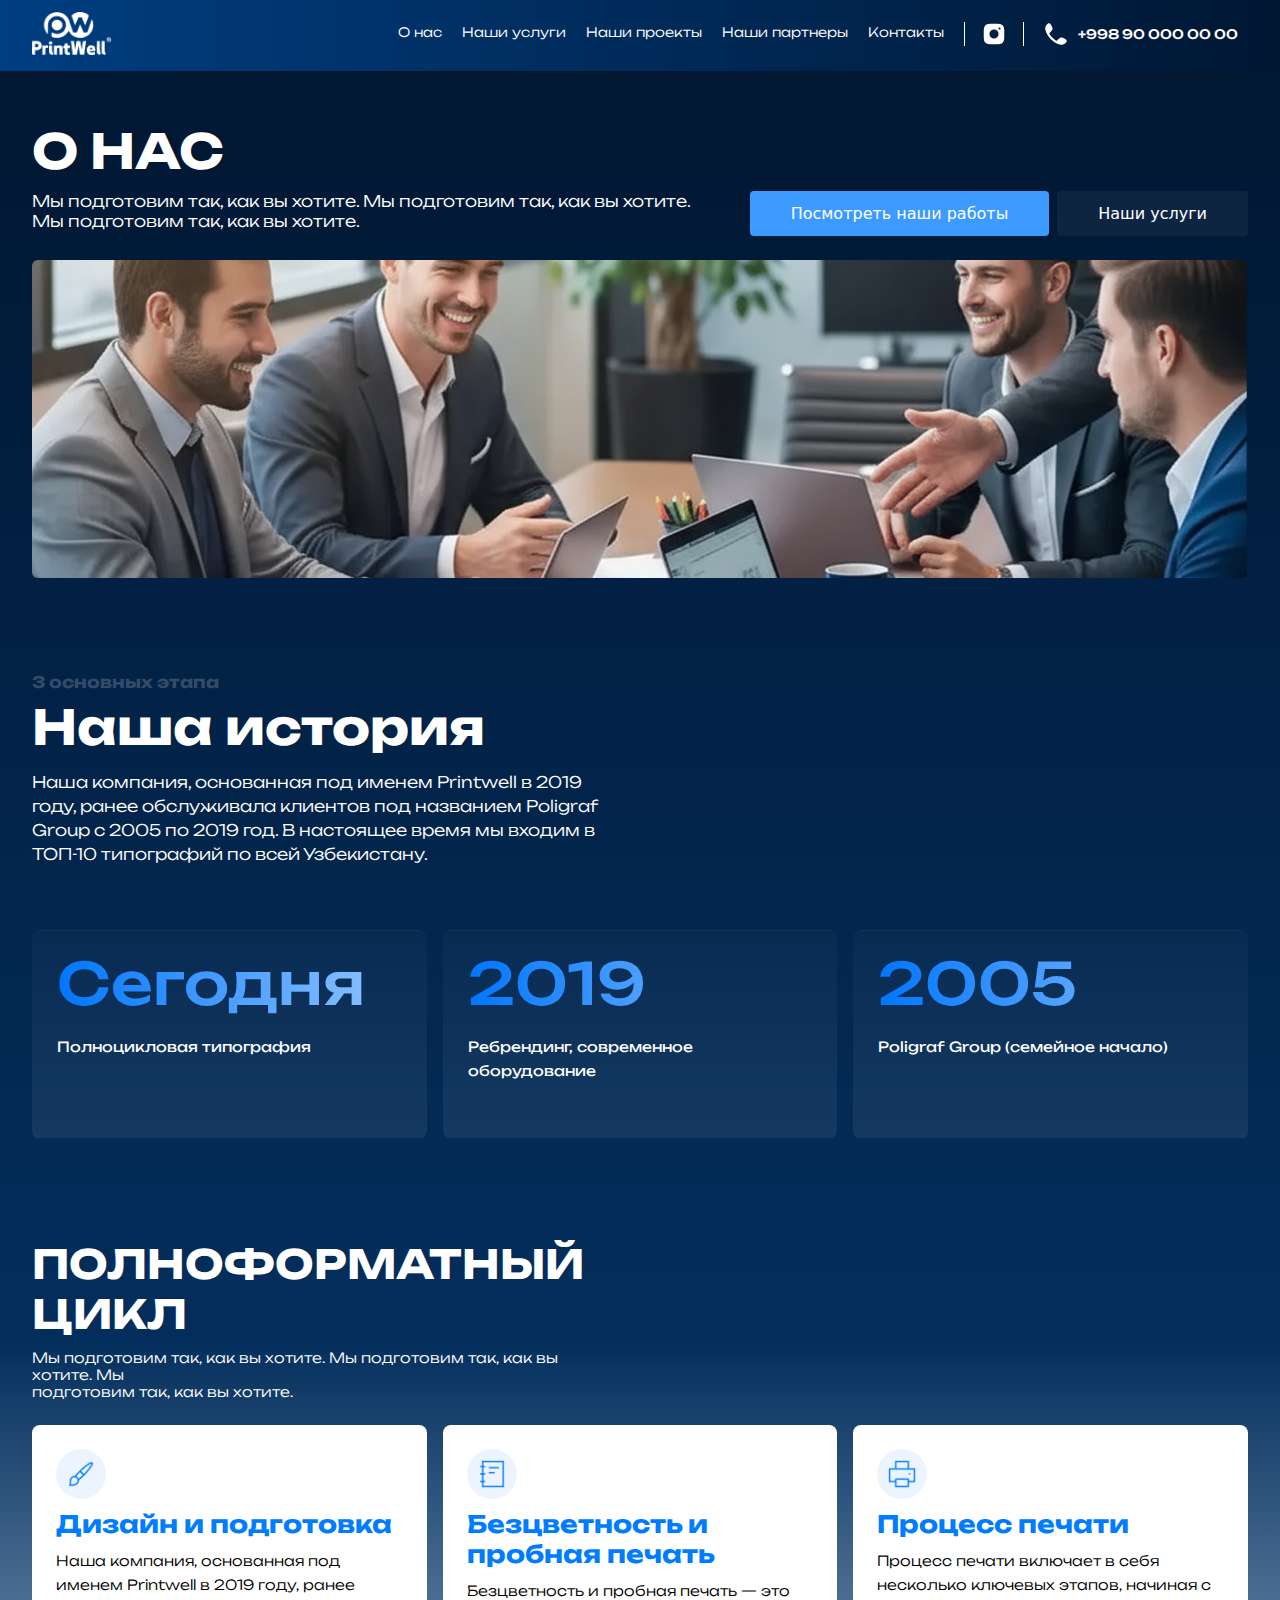
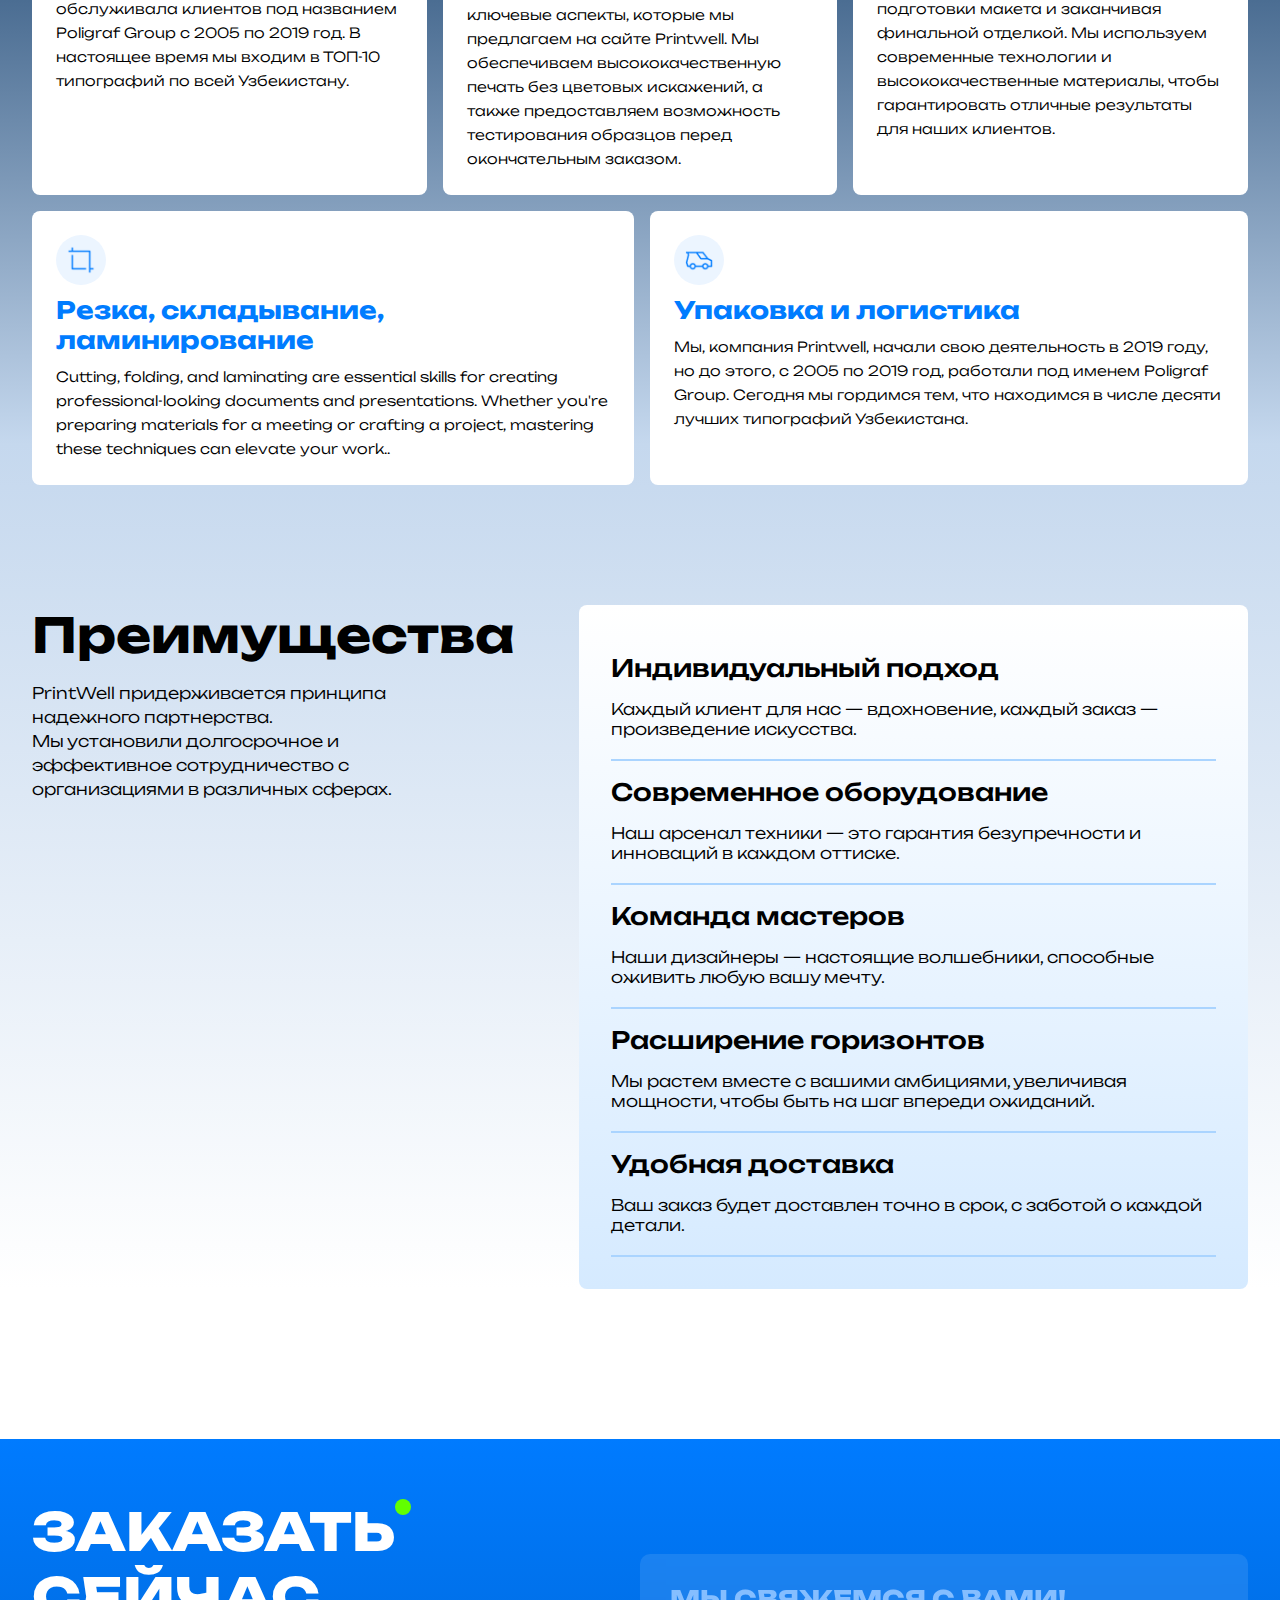
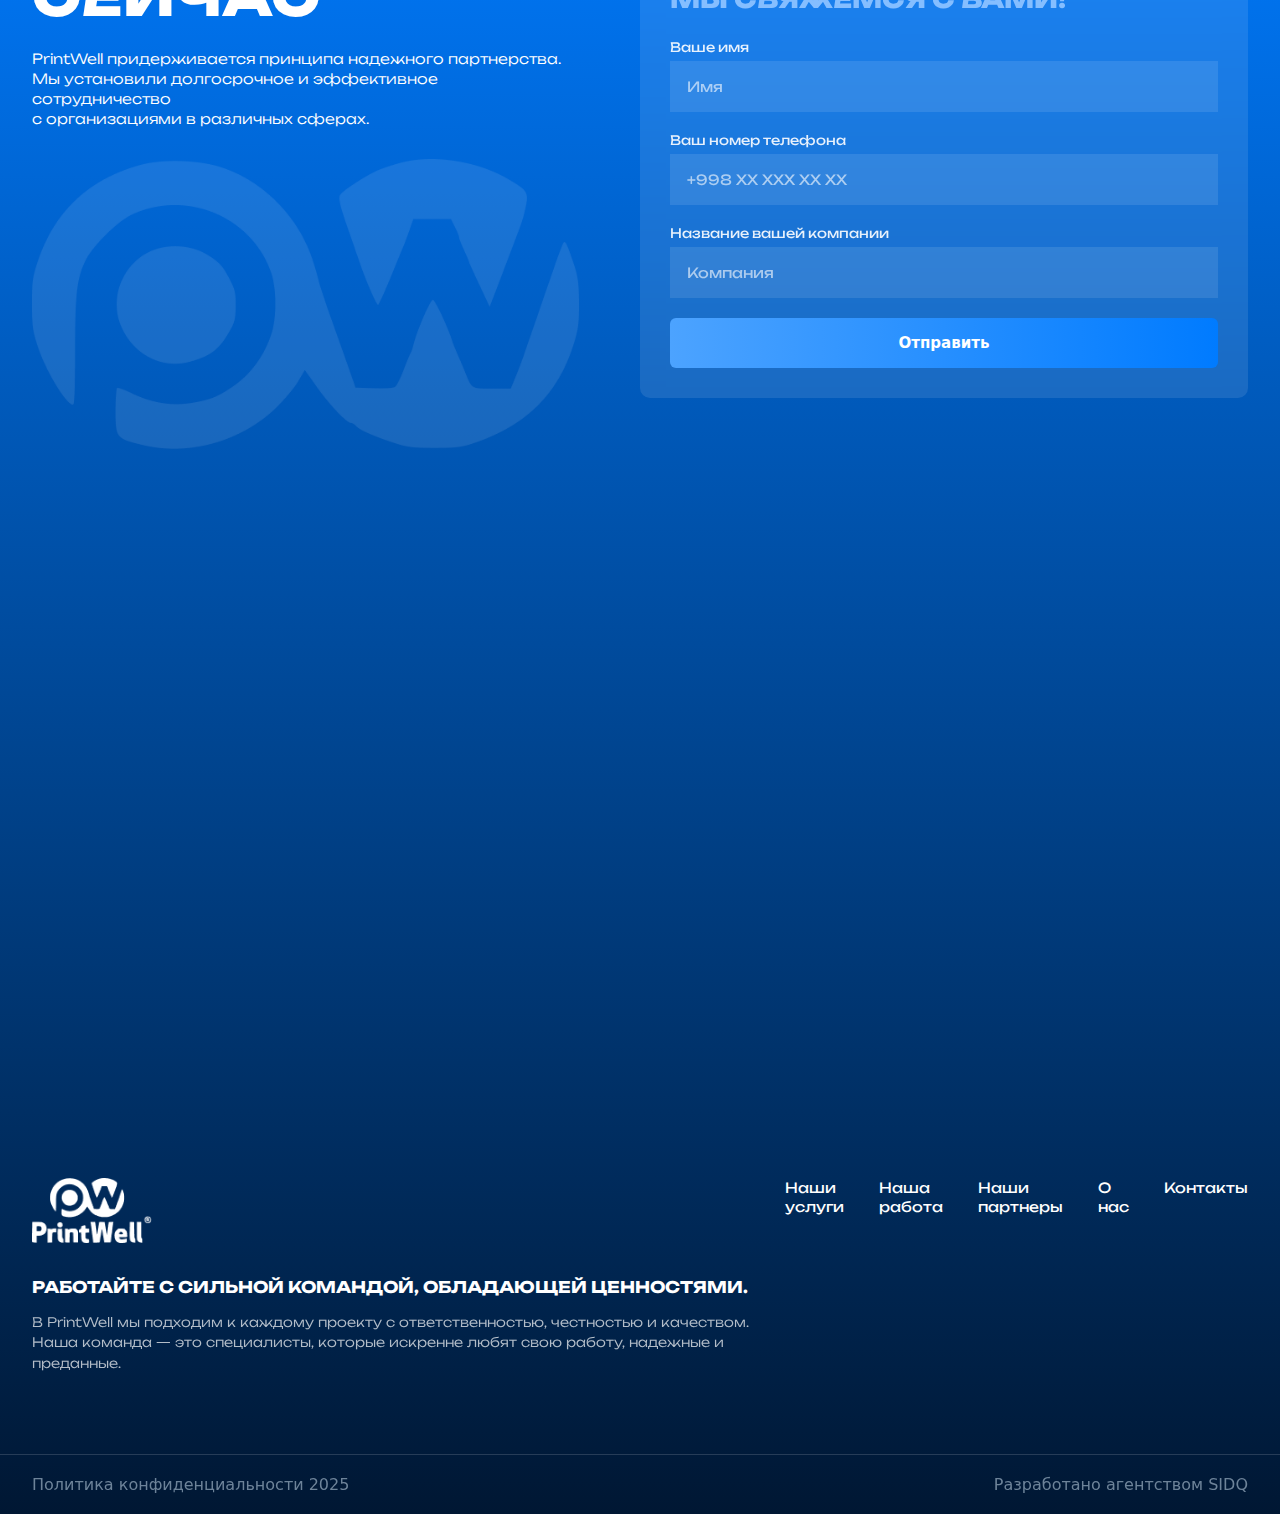
<file: about.html>
<!DOCTYPE html>
<html lang="en">

<head>
    <meta charset="UTF-8">
    <meta name="viewport" content="width=device-width, initial-scale=1.0">

    <link rel="stylesheet" href="https://cdnjs.cloudflare.com/ajax/libs/font-awesome/6.7.2/css/all.min.css">
    <link href="https://fonts.googleapis.com/css2?family=Montserrat:wght@400;700;900&display=swap" rel="stylesheet">
    <link rel="preconnect" href="https://fonts.googleapis.com">
    <link rel="preconnect" href="https://fonts.gstatic.com" crossorigin>
    <link
        href="https://fonts.googleapis.com/css2?family=Open+Sans:ital,wght@0,300..800;1,300..800&family=Unbounded:wght@200..900&display=swap"
        rel="stylesheet">
    <link rel="stylesheet" href="./public/style.css">
    <link rel="stylesheet" href="./about/about.css">
    <title>PrintWell | About</title>
</head>

<body>

    <!-- header -->
    <header>
        <section class="header">
            <div class="container header-container">
                <div class="header_logo">
                    <a href="./index.html"><img src="./media/main-logo.png" alt="logo"></a>
                </div>
                <div class="header_link">
                    <ul>
                        <li><a href="./about.html">О нас</a></li>
                        <li><a href="#">Наши услуги</a></li>
                        <li><a href="#">Наши проекты</a></li>
                        <li><a href="#">Наши партнеры</a></li>
                        <li><a href="#">Контакты</a></li>
                    </ul>
                    <div class="header_instagram">
                        <a href="#"><img src="./media/instagram.png" alt="#"></a>
                    </div>
                    <div class="header_phone">
                        <a href="#">
                            <img src="./media/call.png" alt="">
                            <span>+998 90 000 00 00</span>
                        </a>
                    </div>
                </div>
                <!-- <div class="header_link_button" id="headerLinkButton">
                    <button>
                        <i class="fa-solid fa-bars-staggered"></i>
                    </button>
                </div> -->

                <div class="header_link_button" id="headerLinkButton">
                    <!-- menu ochish -->
                    <button class="menu-open">
                        <img src="./media/menu04.png" alt="open-menu">
                    </button>
                    <!-- menu yopish -->
                    <button class="menu-close">
                        <img src="./media/x-menu.png" alt="close-menu">
                    </button>
                </div>

            </div>
        </section>
    </header>
    <section class="header-menu" id="headerMenu">
        <div class="header-menu-link">
            <ul>
                <p>Menu</p>
                <li><a href="#">О нас</a></li>
                <li><a href="#">Наши услуги</a></li>
                <li><a href="#">Наши проекты</a></li>
                <li><a href="#">Наши партнеры</a></li>
                <li><a href="#">Контакты</a></li>
            </ul>
        </div>
        <div class="header-menu-button">
            <div class="header-menu-buttons">
                <button>Рус</button>
                <button>Uz</button>
                <button>Eng</button>
            </div>
            <div class="header-menu-buttons-sec">
                <button><img src="./media/instagram.png" alt="#">Instagram</button>
                <button><img src="./media/call.png" alt="">+9989 90 000 00 00</button>
            </div>
        </div>
    </section>

    <section class="about-back">

        <!-- aboud-body -->
        <div class="container about-first">
            <div class="about-first_text">
                <p class="about-first_h2">О НАС</p>
                <div class="about-first_t">
                    <p>Мы подготовим так, как вы хотите. Мы подготовим так, как вы хотите. <br>
                        Мы подготовим так, как вы хотите.</p>
                    <div class="about-first_b">
                        <a href="#">Посмотреть наши работы</a>
                        <a href="#">Наши услуги</a>
                    </div>
                </div>
            </div>
            <div class="about-first_img">
                <img src="./about/media_about/about_main.png" alt="">
            </div>
        </div>

        <!-- about_history -->
        <div class="container about_history">
            <div class="about_history_text">
                <p class="about_history_text_p1">3 основных этапа</p>
                <p class="about_history_text_p2">Наша история</p>
                <p class="about_history_text_p3">Наша компания, основанная под именем Printwell в 2019 году, ранее
                    обслуживала клиентов под названием
                    Poligraf Group с 2005 по 2019 год. В настоящее время мы входим в ТОП-10 типографий по всей
                    Узбекистану.</p>
            </div>
            <div class="about_history_box">
                <div class="about_history_boxes">
                    <div class="about_history_boxes_text">
                        <p class="about_history_boxes_tex_p1">Сегодня</p>
                        <p class="about_history_boxes_tex_p2">Полноцикловая типография</p>
                    </div>
                    <div class="about_history_boxes_text">
                        <p class="about_history_boxes_tex_p1">2019</p>
                        <p class="about_history_boxes_tex_p2">Ребрендинг, современное оборудование</p>
                    </div>
                    <div class="about_history_boxes_text">
                        <p class="about_history_boxes_tex_p1">2005</p>
                        <p class="about_history_boxes_tex_p2">Poligraf Group (семейное начало)</p>
                    </div>
                </div>
            </div>
        </div>

        <!-- about_sikl -->
        <div class="container about_sikl">
            <div class="about_sikl_text">
                <div class="about_sikl_text_p1">ПОЛНОФОРМАТНЫЙ ЦИКЛ</div>
                <div class="about_sikl_text_p2">Мы подготовим так, как вы хотите. Мы подготовим так, как вы хотите. Мы
                    <br> подготовим так, как вы хотите.
                </div>
            </div>

            <div class="about_sikl_box">
                <div class="about_sikl_box-grid_3">
                    <div class="about_sikl_boxes">
                        <div class="about_sikl_boxes_img">
                            <img src="./media/brush.png" alt="">
                        </div>
                        <p class="about_sikl_boxes_p1">Дизайн и подготовка</p>
                        <p class="about_sikl_boxes_p2">Наша компания, основанная под именем Printwell в 2019 году, ранее
                            обслуживала клиентов под
                            названием Poligraf Group с 2005 по 2019 год. В настоящее время мы входим в ТОП-10 типографий
                            по
                            всей Узбекистану.</p>
                    </div>
                    <div class="about_sikl_boxes">
                        <div class="about_sikl_boxes_img">
                            <img src="./media/notebook.png" alt="">
                        </div>
                        <p class="about_sikl_boxes_p1">Безцветность и пробная печать</p>
                        <p class="about_sikl_boxes_p2">Безцветность и пробная печать — это ключевые аспекты, которые мы
                            предлагаем на сайте Printwell. Мы обеспечиваем высококачественную печать без цветовых
                            искажений, а также предоставляем возможность тестирования образцов перед окончательным
                            заказом.</p>
                    </div>
                    <div class="about_sikl_boxes">
                        <div class="about_sikl_boxes_img">
                            <img src="./media/printer.png" alt="">
                        </div>
                        <p class="about_sikl_boxes_p1">Процесс печати</p>
                        <p class="about_sikl_boxes_p2">Процесс печати включает в себя несколько ключевых этапов, начиная
                            с подготовки макета и заканчивая финальной отделкой. Мы используем современные технологии и
                            высококачественные материалы, чтобы гарантировать отличные результаты для наших клиентов.
                        </p>
                    </div>
                </div>
                <div class="about_sikl_box-grid_2">
                    <div class="about_sikl_boxes">
                        <div class="about_sikl_boxes_img">
                            <img src="./media/crop.png" alt="">
                        </div>
                        <p class="about_sikl_boxes_p1">Резка, складывание, ламинирование</p>
                        <p class="about_sikl_boxes_p2">Cutting, folding, and laminating are essential skills for
                            creating professional-looking documents and presentations. Whether you're preparing
                            materials for a meeting or crafting a project, mastering these techniques can elevate your
                            work..</p>
                    </div>
                    <div class="about_sikl_boxes">
                        <div class="about_sikl_boxes_img">
                            <img src="./media/van.png" alt="">
                        </div>
                        <p class="about_sikl_boxes_p1">Упаковка и логистика </p>
                        <p class="about_sikl_boxes_p2">Мы, компания Printwell, начали свою деятельность в 2019 году, но
                            до этого, с 2005 по 2019 год, работали под именем Poligraf Group. Сегодня мы гордимся тем,
                            что находимся в числе десяти лучших типографий Узбекистана.</p>
                    </div>
                </div>
            </div>
        </div>

        <!-- about_about_faq-item -->
        <div class="container about_faq-section">

            <div class="about_faq-left">
                <h2>Преимущества</h2>
                <p>
                    PrintWell придерживается принципа надежного партнерства. <br>
                    Мы установили долгосрочное и эффективное сотрудничество с организациями в различных сферах.
                </p>
            </div>

            <div class="about_faq-right">
                <div class="about_about_faq-item">
                    <div class="about_about_faq-question">
                        <h3>Индивидуальный подход</h3>
                    </div>
                    <div class="about_about_faq-answer">
                        <p>
                            Каждый клиент для нас — вдохновение, каждый заказ — произведение искусства.
                        </p>
                    </div>
                </div>
                <div class="about_about_faq-item">
                    <div class="about_about_faq-question">
                        <h3>Современное оборудование</h3>
                    </div>
                    <div class="about_about_faq-answer">
                        <p>
                            Наш арсенал техники — это гарантия безупречности и инноваций в каждом оттиске.
                        </p>
                    </div>
                </div>
                <div class="about_about_faq-item">
                    <div class="about_about_faq-question">
                        <h3>Команда мастеров</h3>
                    </div>
                    <div class="about_about_faq-answer">
                        <p>
                            Наши дизайнеры — настоящие волшебники, способные оживить любую вашу мечту.
                        </p>
                    </div>
                </div>
                <div class="about_about_faq-item">
                    <div class="about_about_faq-question">
                        <h3>Расширение горизонтов</h3>
                    </div>
                    <div class="about_about_faq-answer">
                        <p>
                            Мы растем вместе с вашими амбициями, увеличивая мощности, чтобы быть на шаг впереди
                            ожиданий.
                        </p>
                    </div>
                </div>
                <div class="about_about_faq-item">
                    <div class="about_about_faq-question">
                        <h3>Удобная доставка</h3>
                    </div>
                    <div class="about_about_faq-answer">
                        <p>
                            Ваш заказ будет доставлен точно в срок, с заботой о каждой детали.
                        </p>
                    </div>
                </div>

            </div>
        </div>

    </section>

    <!-- full-order -->
    <section class="full-order-section">
        <!-- order -->
        <section class="order-section">
            <div class="container order-section-container">
                <div class="order-left">
                    <div class="order-left-textes">
                        <h2>ЗАКАЗАТЬ<br>СЕЙЧАС</h2>
                        <div class="order-left-textes-circus"></div>
                    </div>
                    <p>
                        PrintWell придерживается принципа надежного партнерства.<br>
                        Мы установили долгосрочное и эффективное сотрудничество<br>
                        с организациями в различных сферах.
                    </p>
                    <!-- Logo Background -->
                    <div class="order-logo"></div>
                </div>

                <div class="order-right">
                    <div class="order-form-box">
                        <h3>МЫ СВЯЖЕМСЯ С ВАМИ!</h3>
                        <form>
                            <label>Ваше имя</label>
                            <input type="text" placeholder="Имя">

                            <label>Ваш номер телефона</label>
                            <input type="text" placeholder="+998 XX XXX XX XX">

                            <label>Название вашей компании</label>
                            <input type="text" placeholder="Компания">

                            <button type="submit">Отправить</button>
                        </form>
                    </div>
                </div>
            </div>
        </section>

        <!-- map -->
        <div class="section-map">
            <div class="map">
                <iframe
                    src="https://www.google.com/maps/embed?pb=!1m18!1m12!1m3!1d2575.6147185449126!2d69.24475601102219!3d41.3288938801924!2m3!1f0!2f0!3f0!3m2!1i1024!2i768!4f13.1!3m3!1m2!1s0x38ae8b7707d5109f%3A0x92a8a8a7649f55e5!2sGameland!5e0!3m2!1sen!2s!4v1766831561535!5m2!1sen!2s"
                    style="border:0;" allowfullscreen="" loading="lazy"
                    referrerpolicy="no-referrer-when-downgrade"></iframe>
            </div>
        </div>

        <!-- footer -->
        <footer class="footer">
            <div class="container footer-container">
                <div class="footer-top">
                    <div class="footer-info">
                        <img src="./media/footer-logo.png" class="footer-logo" alt="Logo">
                        <h3>РАБОТАЙТЕ С СИЛЬНОЙ КОМАНДОЙ, ОБЛАДАЮЩЕЙ ЦЕННОСТЯМИ.</h3>
                        <p>
                            В PrintWell мы подходим к каждому проекту с ответственностью, честностью и качеством.
                            Наша команда — это специалисты, которые искренне любят свою работу, надежные и преданные.
                        </p>
                    </div>
                    <ul class="footer-menu">
                        <li><a href="#">Наши услуги</a></li>
                        <li><a href="#">Наша работа</a></li>
                        <li><a href="#">Наши партнеры</a></li>
                        <li><a href="#">О нас</a></li>
                        <li><a href="#">Контакты</a></li>
                    </ul>
                </div>
            </div>
            <div class="footer-bottom">
                <div class="container footer-bottom-text">
                    <p>Политика конфиденциальности 2025</p>
                    <p>Разработано агентством SIDQ</p>
                </div>
            </div>
        </footer>
    </section>

    <script src="./public/script.js"></script>
</body>

</html>
</file>
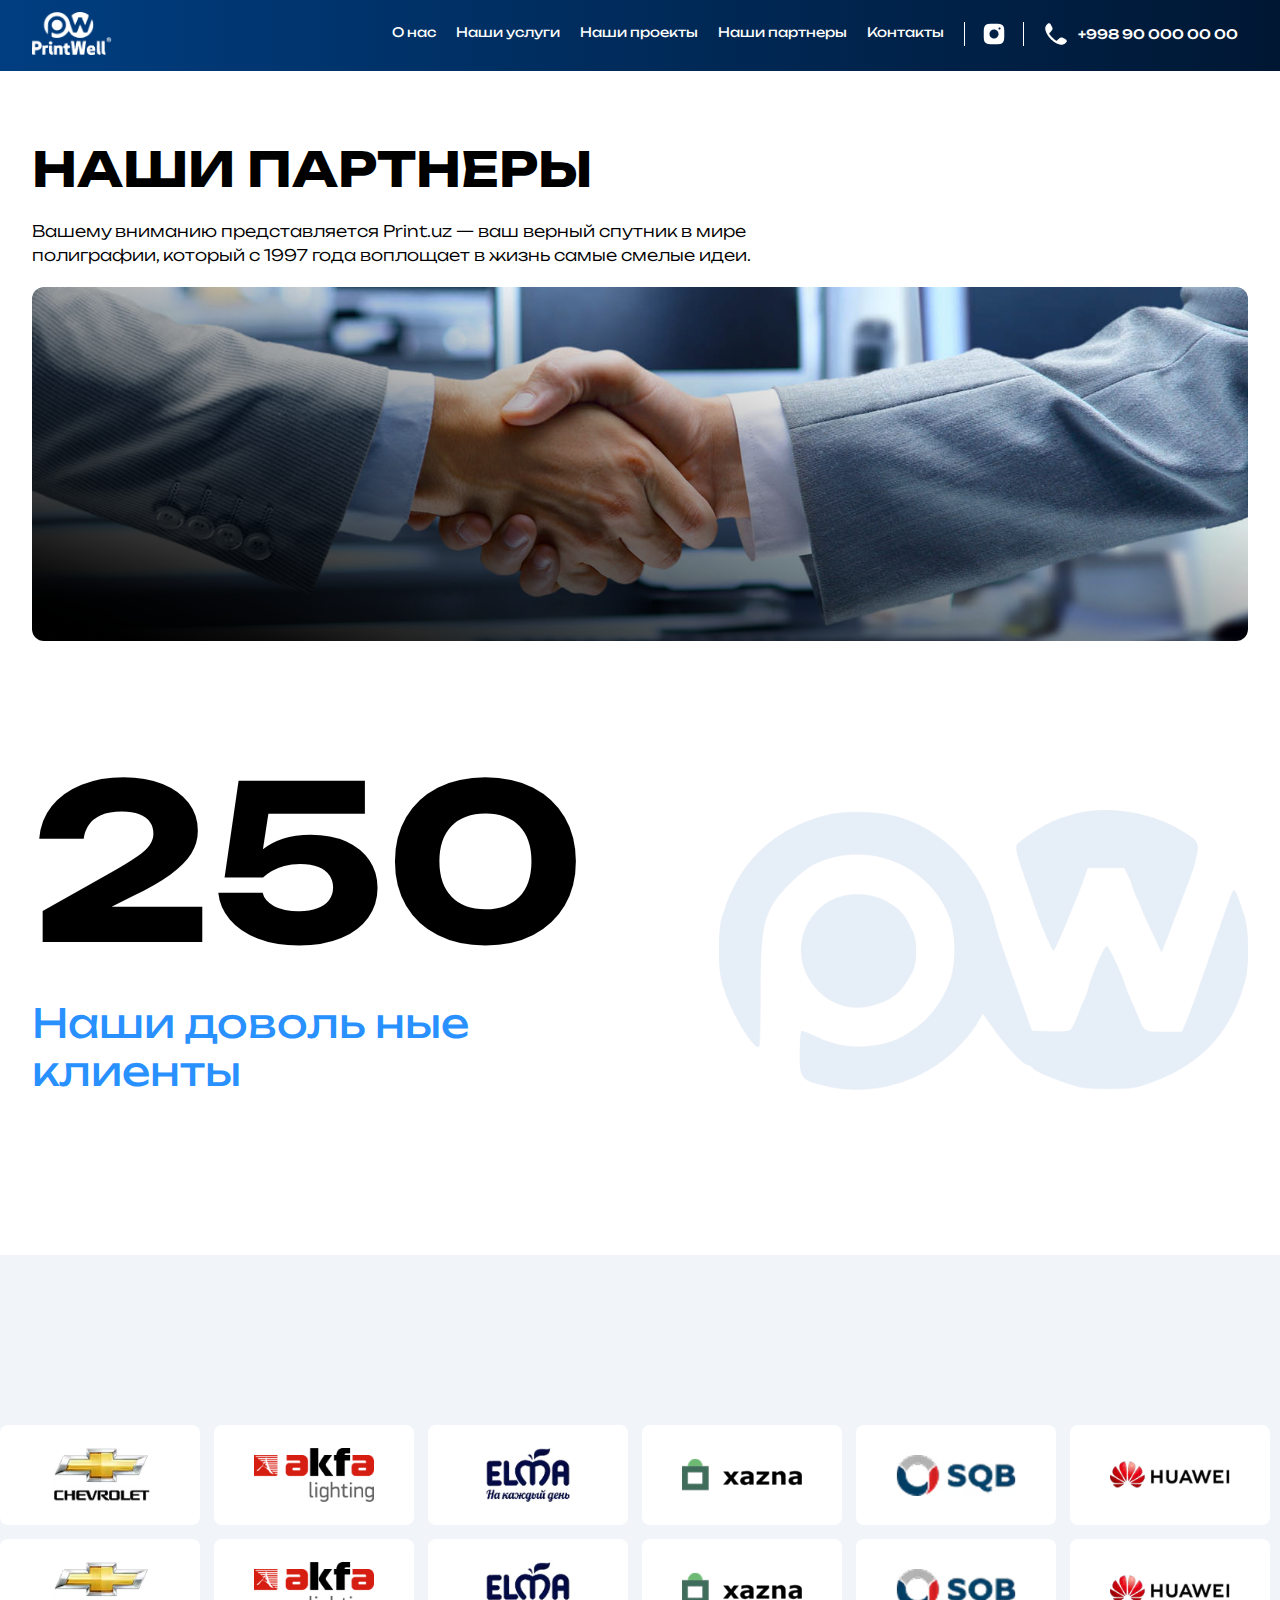
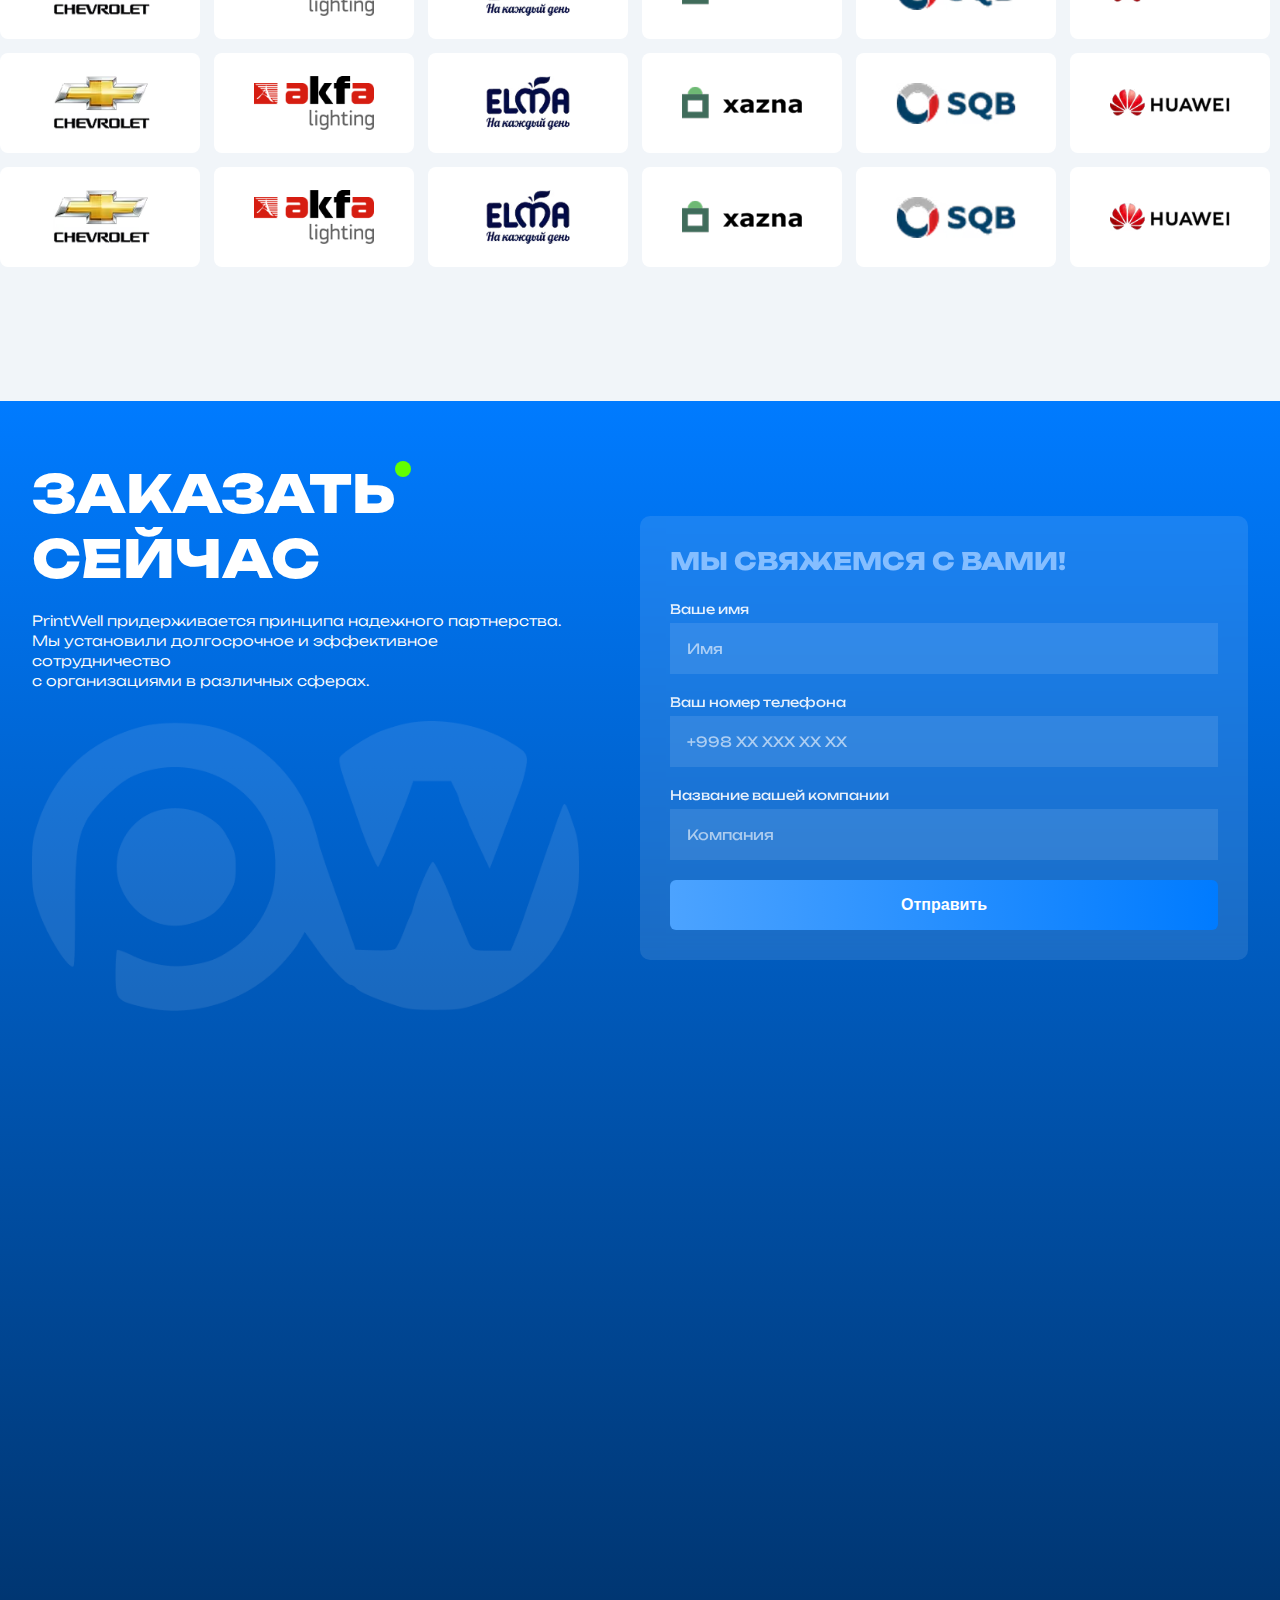
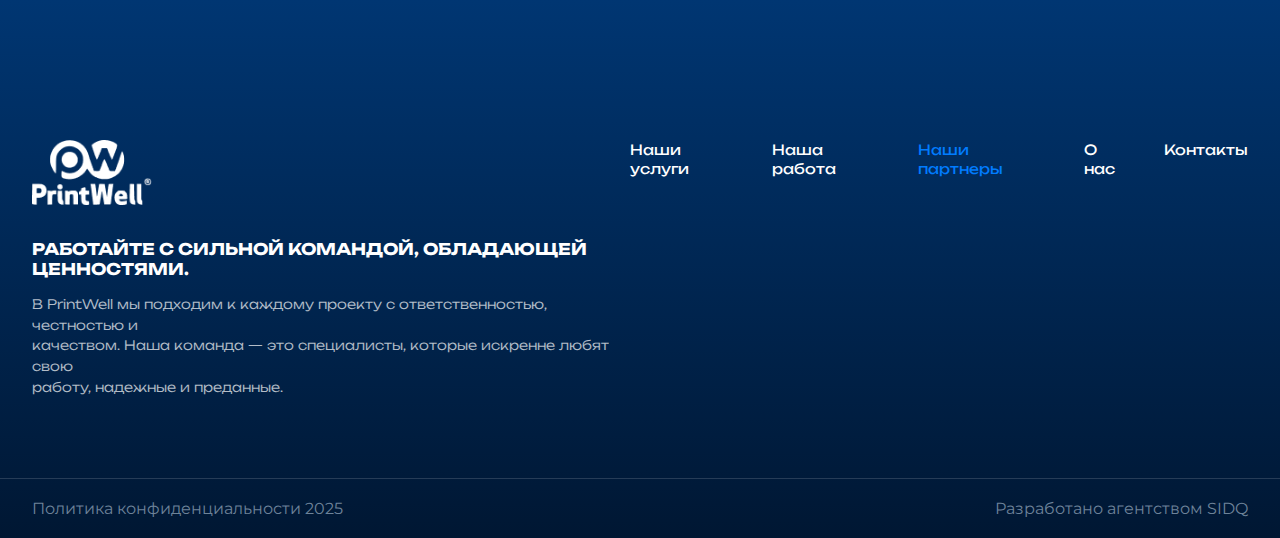
<file: partners.html>
<!DOCTYPE html>
<html lang="en">

<head>
    <meta charset="UTF-8">
    <meta name="viewport" content="width=device-width, initial-scale=1.0">

    <link rel="stylesheet" href="https://cdnjs.cloudflare.com/ajax/libs/font-awesome/6.7.2/css/all.min.css">
    <link href="https://fonts.googleapis.com/css2?family=Montserrat:wght@400;700;900&display=swap" rel="stylesheet">
    <link rel="preconnect" href="https://fonts.googleapis.com">
    <link rel="preconnect" href="https://fonts.gstatic.com" crossorigin>
    <link
        href="https://fonts.googleapis.com/css2?family=Open+Sans:ital,wght@0,300..800;1,300..800&family=Unbounded:wght@200..900&display=swap"
        rel="stylesheet">
    <link rel="stylesheet" href="./css/style.css">
    <link rel="stylesheet" href="./css/partners.css">
    <title>PrintWell | Partners</title>
</head>

<body>

    <!-- header -->
    <header>
        <section class="header">
            <div class="container header-container">
                <div class="header_logo">
                    <a href="./index.html"><img src="./assets/img/main-logo.png" alt="logo"></a>
                </div>
                <div class="header_link">
                    <ul>
                        <li><a href="./about.html">О нас</a></li>
                        <li><a href="./services.html">Наши услуги</a></li>
                        <li><a href="./projects.html">Наши проекты</a></li>
                        <li><a href="./partners.html">Наши партнеры</a></li>
                        <li><a href="./request.html">Контакты</a></li>
                    </ul>
                    <div class="header_instagram">
                        <a href="#"><img src="./assets/img/instagram.png" alt="#"></a>
                    </div>
                    <div class="header_phone">
                        <a href="#">
                            <img src="./assets/img/call.png" alt="">
                            <span>+998 90 000 00 00</span>
                        </a>
                    </div>
                </div>
                <!-- <div class="header_link_button" id="headerLinkButton">
                    <button>
                        <i class="fa-solid fa-bars-staggered"></i>
                    </button>
                </div> -->

                <div class="header_link_button" id="headerLinkButton">
                    <!-- menu ochish -->
                    <button class="menu-open">
                        <img src="./assets/img/menu04.png" alt="open-menu">
                    </button>
                    <!-- menu yopish -->
                    <button class="menu-close">
                        <img src="./assets/img/x-menu.png" alt="close-menu">
                    </button>
                </div>

            </div>
        </section>
    </header>

    <!-- header-menu -->
    <section class="header-menu" id="headerMenu">
        <div class="header-menu-link">
            <ul>
                <p>Menu</p>
                <li><a href="./about.html">О нас</a></li>
                <li><a href="./services.html">Наши услуги</a></li>
                <li><a href="./projects.html">Наши проекты</a></li>
                <li><a href="./partners.html">Наши партнеры</a></li>
                <li><a href="./request.html">Контакты</a></li>
            </ul>
        </div>
        <div class="header-menu-button">
            <div class="header-menu-buttons">
                <button class="header_button_active">Рус</button>
                <button>Uz</button>
                <button>Eng</button>
            </div>
            <div class="header-menu-buttons-sec">
                <button><img src="./assets/img/instagram.png" alt="#">Instagram</button>
                <button><img src="./assets/img/call.png" alt="">+9989 90 000 00 00</button>
            </div>
        </div>
    </section>

    <!-- partners-body -->
    <section class="container partners_body">
        <div class="partners_first">
            <div class="partners_first_text">
                <p class="partners_first_text_p1">НАШИ ПАРТНЕРЫ</p>
                <p class="partners_first_text_p2">Вашему вниманию представляется Print.uz — ваш верный спутник в мире
                    <br>
                    полиграфии, который с 1997 года воплощает в жизнь самые смелые идеи.
                </p>
            </div>
            <div class="partners_first_img">
                <img src="./assets/img/partners_main.png" alt="">
            </div>
            <div class="partners_first_img_mob">
                <img src="./assets/img/partners_main_mob.png" alt="">
            </div>
        </div>

        <div class="partners_second">
            <div class="partners_second_text">
                <p class="partners_second_text_p1">
                    250
                </p>
                <p class="partners_second_text_p2">Наши доволь <br> ные клиенты</p>
            </div>
            <div class="partners_second_img">
                <img src="./assets/img/second_back_img.png" alt="">
            </div>
        </div>

    </section>

    <!-- partners-ad -->
    <section class="partners_ad">
        <div class="mijoz">
            <div class="mijoz__box">

                <!-- 1-qator -->
                <div class="mijoz-row">
                    <div class="mijoz-track">
                        <div class="mijoz-logo"><img src="./assets/img/shevrolet.avif"></div>
                        <div class="mijoz-logo"><img src="./assets/img/akfa.png"></div>
                        <div class="mijoz-logo"><img src="./assets/img/elma.avif"></div>
                        <div class="mijoz-logo"><img src="./assets/img/xazna.png"></div>
                        <div class="mijoz-logo"><img src="./assets/img/sqb.avif"></div>
                        <div class="mijoz-logo"><img src="./assets/img/huawei.avif"></div>


                        <!-- clone -->
                        <div class="mijoz-logo"><img src="./assets/img/shevrolet.avif"></div>
                        <div class="mijoz-logo"><img src="./assets/img/akfa.png"></div>
                        <div class="mijoz-logo"><img src="./assets/img/elma.avif"></div>
                        <div class="mijoz-logo"><img src="./assets/img/xazna.png"></div>
                        <div class="mijoz-logo"><img src="./assets/img/sqb.avif"></div>
                        <div class="mijoz-logo"><img src="./assets/img/huawei.avif"></div>
                        <div class="mijoz-logo"><img src="./assets/img/shevrolet.avif"></div>
                        <div class="mijoz-logo"><img src="./assets/img/akfa.png"></div>
                        <div class="mijoz-logo"><img src="./assets/img/elma.avif"></div>
                        <div class="mijoz-logo"><img src="./assets/img/xazna.png"></div>
                        <div class="mijoz-logo"><img src="./assets/img/sqb.avif"></div>
                        <div class="mijoz-logo"><img src="./assets/img/huawei.avif"></div>
                    </div>
                </div>

                <!-- 2-qator -->
                <div class="mijoz-row slow">
                    <div class="mijoz-track">
                        <div class="mijoz-logo"><img src="./assets/img/shevrolet.avif"></div>
                        <div class="mijoz-logo"><img src="./assets/img/akfa.png"></div>
                        <div class="mijoz-logo"><img src="./assets/img/elma.avif"></div>
                        <div class="mijoz-logo"><img src="./assets/img/xazna.png"></div>
                        <div class="mijoz-logo"><img src="./assets/img/sqb.avif"></div>
                        <div class="mijoz-logo"><img src="./assets/img/huawei.avif"></div>

                        <!-- clone -->
                        <div class="mijoz-logo"><img src="./assets/img/shevrolet.avif"></div>
                        <div class="mijoz-logo"><img src="./assets/img/akfa.png"></div>
                        <div class="mijoz-logo"><img src="./assets/img/elma.avif"></div>
                        <div class="mijoz-logo"><img src="./assets/img/xazna.png"></div>
                        <div class="mijoz-logo"><img src="./assets/img/sqb.avif"></div>
                        <div class="mijoz-logo"><img src="./assets/img/huawei.avif"></div>
                        <div class="mijoz-logo"><img src="./assets/img/shevrolet.avif"></div>
                        <div class="mijoz-logo"><img src="./assets/img/akfa.png"></div>
                        <div class="mijoz-logo"><img src="./assets/img/elma.avif"></div>
                        <div class="mijoz-logo"><img src="./assets/img/xazna.png"></div>
                        <div class="mijoz-logo"><img src="./assets/img/sqb.avif"></div>
                        <div class="mijoz-logo"><img src="./assets/img/huawei.avif"></div>
                    </div>
                </div>

                <!-- 3-qator -->
                <div class="mijoz-row">
                    <div class="mijoz-track">
                        <div class="mijoz-logo"><img src="./assets/img/shevrolet.avif"></div>
                        <div class="mijoz-logo"><img src="./assets/img/akfa.png"></div>
                        <div class="mijoz-logo"><img src="./assets/img/elma.avif"></div>
                        <div class="mijoz-logo"><img src="./assets/img/xazna.png"></div>
                        <div class="mijoz-logo"><img src="./assets/img/sqb.avif"></div>
                        <div class="mijoz-logo"><img src="./assets/img/huawei.avif"></div>

                        <!-- clone -->
                        <div class="mijoz-logo"><img src="./assets/img/shevrolet.avif"></div>
                        <div class="mijoz-logo"><img src="./assets/img/akfa.png"></div>
                        <div class="mijoz-logo"><img src="./assets/img/elma.avif"></div>
                        <div class="mijoz-logo"><img src="./assets/img/xazna.png"></div>
                        <div class="mijoz-logo"><img src="./assets/img/sqb.avif"></div>
                        <div class="mijoz-logo"><img src="./assets/img/huawei.avif"></div>
                        <div class="mijoz-logo"><img src="./assets/img/shevrolet.avif"></div>
                        <div class="mijoz-logo"><img src="./assets/img/akfa.png"></div>
                        <div class="mijoz-logo"><img src="./assets/img/elma.avif"></div>
                        <div class="mijoz-logo"><img src="./assets/img/xazna.png"></div>
                        <div class="mijoz-logo"><img src="./assets/img/sqb.avif"></div>
                        <div class="mijoz-logo"><img src="./assets/img/huawei.avif"></div>
                    </div>
                </div>

                <!-- 4-qator -->
                <div class="mijoz-row slow">
                    <div class="mijoz-track">
                        <div class="mijoz-logo"><img src="./assets/img/shevrolet.avif"></div>
                        <div class="mijoz-logo"><img src="./assets/img/akfa.png"></div>
                        <div class="mijoz-logo"><img src="./assets/img/elma.avif"></div>
                        <div class="mijoz-logo"><img src="./assets/img/xazna.png"></div>
                        <div class="mijoz-logo"><img src="./assets/img/sqb.avif"></div>
                        <div class="mijoz-logo"><img src="./assets/img/huawei.avif"></div>

                        <!-- clone -->
                        <div class="mijoz-logo"><img src="./assets/img/shevrolet.avif"></div>
                        <div class="mijoz-logo"><img src="./assets/img/akfa.png"></div>
                        <div class="mijoz-logo"><img src="./assets/img/elma.avif"></div>
                        <div class="mijoz-logo"><img src="./assets/img/xazna.png"></div>
                        <div class="mijoz-logo"><img src="./assets/img/sqb.avif"></div>
                        <div class="mijoz-logo"><img src="./assets/img/huawei.avif"></div>
                        <div class="mijoz-logo"><img src="./assets/img/shevrolet.avif"></div>
                        <div class="mijoz-logo"><img src="./assets/img/akfa.png"></div>
                        <div class="mijoz-logo"><img src="./assets/img/elma.avif"></div>
                        <div class="mijoz-logo"><img src="./assets/img/xazna.png"></div>
                        <div class="mijoz-logo"><img src="./assets/img/sqb.avif"></div>
                        <div class="mijoz-logo"><img src="./assets/img/huawei.avif"></div>
                    </div>
                </div>

            </div>
        </div>
    </section>

    <!-- full-order -->
    <section class="full-order-section">
        <!-- order -->
        <section class="order-section">
            <div class="container order-section-container">
                <div class="order-left">
                    <div class="order-left-textes">
                        <h2>ЗАКАЗАТЬ<br>СЕЙЧАС</h2>
                        <div class="order-left-textes-circus"></div>
                    </div>
                    <p>
                        PrintWell придерживается принципа надежного партнерства.<br>
                        Мы установили долгосрочное и эффективное сотрудничество<br>
                        с организациями в различных сферах.
                    </p>
                    <!-- Logo Background -->
                    <div class="order-logo"></div>
                </div>

                <div class="order-right">
                    <div class="order-form-box">
                        <h3>МЫ СВЯЖЕМСЯ С ВАМИ!</h3>
                        <form>
                            <label>Ваше имя</label>
                            <input type="text" placeholder="Имя">

                            <label>Ваш номер телефона</label>
                            <input type="text" placeholder="+998 XX XXX XX XX">

                            <label>Название вашей компании</label>
                            <input type="text" placeholder="Компания">

                            <button type="submit">Отправить</button>
                        </form>
                    </div>
                </div>
            </div>
        </section>

        <!-- map -->
        <div class="section-map">
            <div class="map">
                <iframe
                    src="https://www.google.com/maps/embed?pb=!1m18!1m12!1m3!1d2575.6147185449126!2d69.24475601102219!3d41.3288938801924!2m3!1f0!2f0!3f0!3m2!1i1024!2i768!4f13.1!3m3!1m2!1s0x38ae8b7707d5109f%3A0x92a8a8a7649f55e5!2sGameland!5e0!3m2!1sen!2s!4v1766831561535!5m2!1sen!2s"
                    style="border:0;" allowfullscreen="" loading="lazy"
                    referrerpolicy="no-referrer-when-downgrade"></iframe>
            </div>
        </div>

        <!-- footer -->
        <footer class="footer">
            <div class="container footer-container">
                <div class="footer-top">
                    <div class="footer-info">
                        <img src="./assets/img/footer-logo.png" class="footer-logo" alt="Logo">
                        <h3>РАБОТАЙТЕ С СИЛЬНОЙ КОМАНДОЙ, ОБЛАДАЮЩЕЙ <br> ЦЕННОСТЯМИ.</h3>
                        <p>
                            В PrintWell мы подходим к каждому проекту с ответственностью, честностью и <br>
                            качеством. Наша команда — это специалисты, которые искренне любят свою <br>
                            работу, надежные и преданные.
                        </p>
                    </div>
                    <ul class="footer-menu">
                        <li><a href="./services.html">Наши услуги</a></li>
                        <li><a href="./projects.html">Наша работа</a></li>
                        <li><a href="./partners.html" class="footer_active">Наши партнеры</a></li>
                        <li><a href="./about.html">О нас</a></li>
                        <li><a href="./request.html">Контакты</a></li>
                    </ul>
                </div>
            </div>
            <div class="footer-bottom">
                <div class="container footer-bottom-text">
                    <p>Политика конфиденциальности 2025</p>
                    <p>Разработано агентством SIDQ</p>
                </div>
            </div>
        </footer>
    </section>

    <script src="./js/script.js"></script>
</body>

</html>
</file>
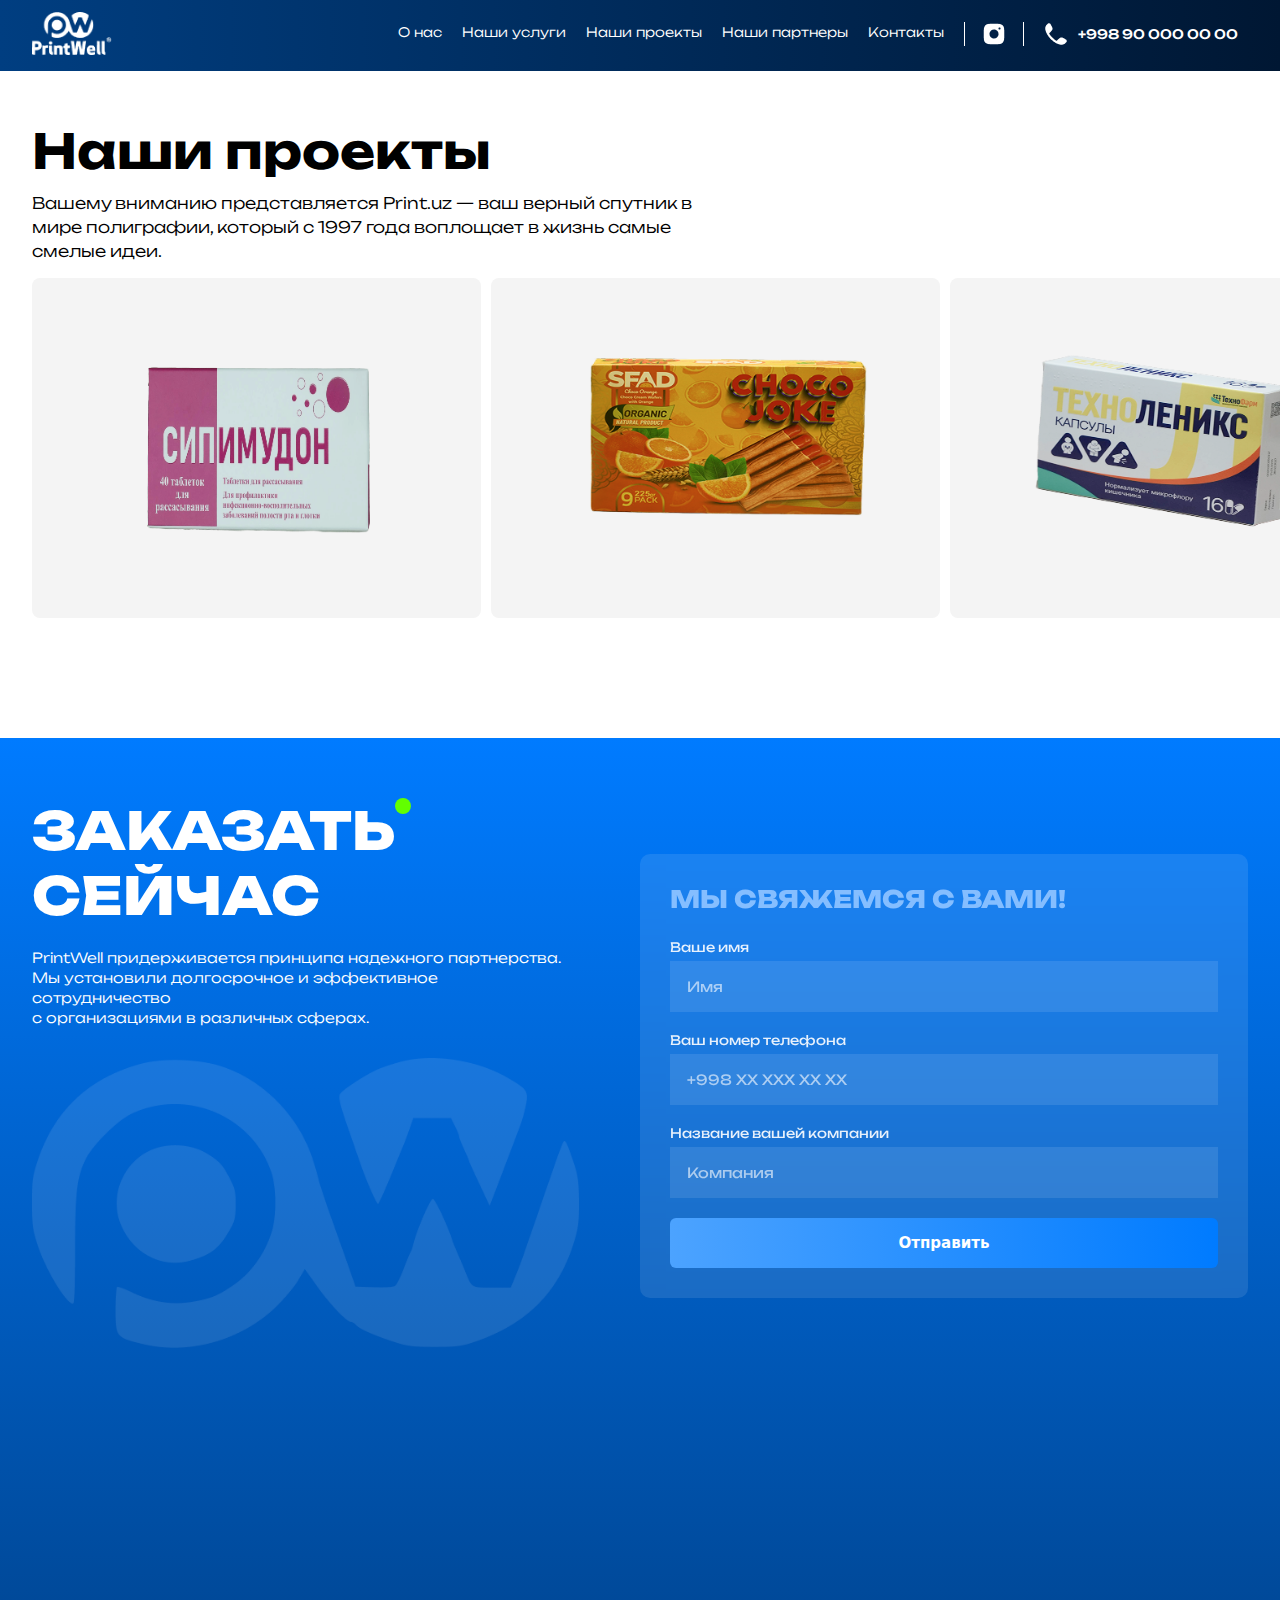
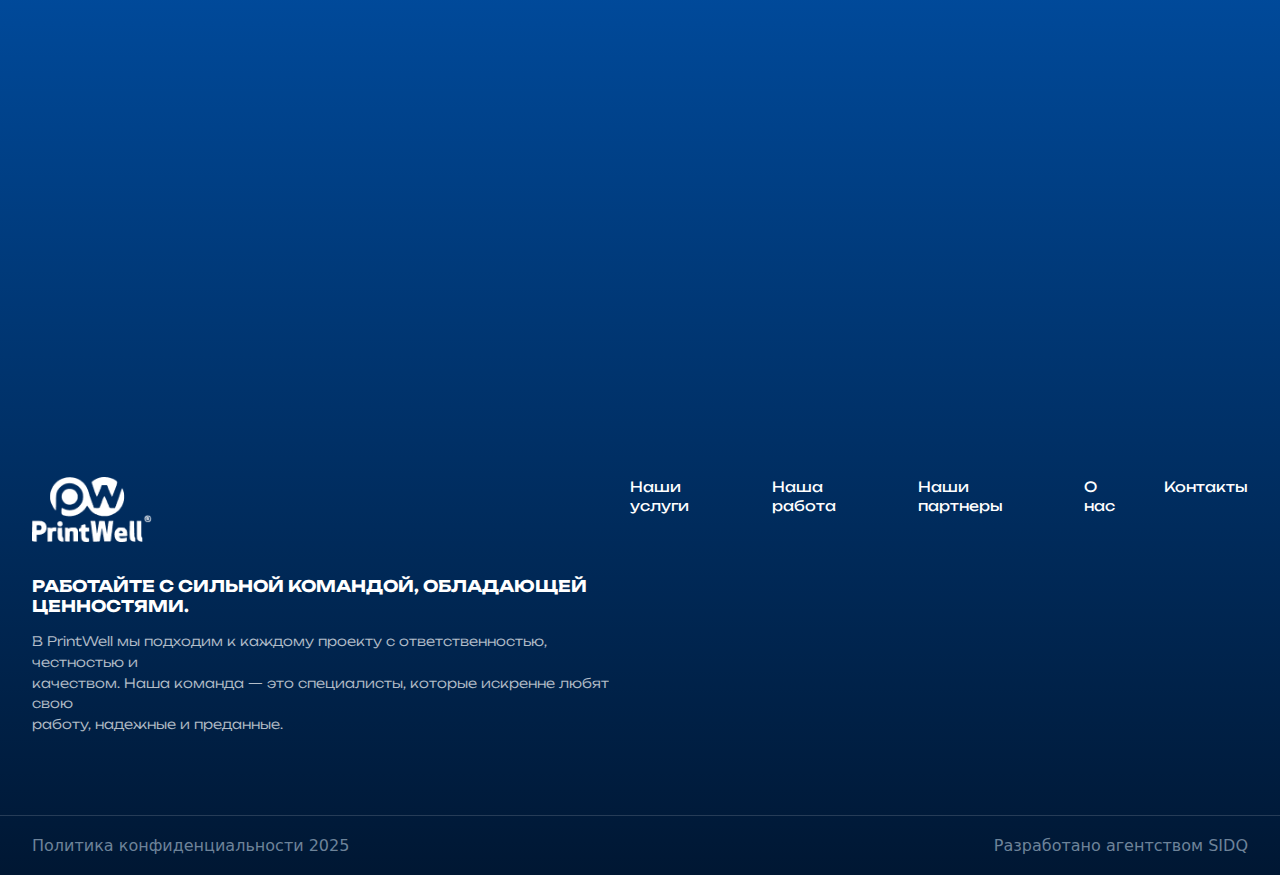
<file: projects.html>
<!DOCTYPE html>
<html lang="en">

<head>
    <meta charset="UTF-8">
    <meta name="viewport" content="width=device-width, initial-scale=1.0">

    <link rel="stylesheet" href="https://cdnjs.cloudflare.com/ajax/libs/font-awesome/6.7.2/css/all.min.css">
    <link href="https://fonts.googleapis.com/css2?family=Montserrat:wght@400;700;900&display=swap" rel="stylesheet">
    <link rel="preconnect" href="https://fonts.googleapis.com">
    <link rel="preconnect" href="https://fonts.gstatic.com" crossorigin>
    <link
        href="https://fonts.googleapis.com/css2?family=Open+Sans:ital,wght@0,300..800;1,300..800&family=Unbounded:wght@200..900&display=swap"
        rel="stylesheet">
    <link rel="stylesheet" href="./public/style.css">
    <link rel="stylesheet" href="./projects/projects.css">
    <title>PrintWell | Projects</title>
</head>

<body>

    <!-- header -->
    <header>
        <section class="header">
            <div class="container header-container">
                <div class="header_logo">
                    <a href="./index.html"><img src="./media/main-logo.png" alt="logo"></a>
                </div>
                <div class="header_link">
                    <ul>
                        <li><a href="./about.html">О нас</a></li>
                        <li><a href="/services.html">Наши услуги</a></li>
                        <li><a href="./projects.html">Наши проекты</a></li>
                        <li><a href="/partners.html">Наши партнеры</a></li>
                        <li><a href="#">Контакты</a></li>
                    </ul>
                    <div class="header_instagram">
                        <a href="#"><img src="./media/instagram.png" alt="#"></a>
                    </div>
                    <div class="header_phone">
                        <a href="#">
                            <img src="./media/call.png" alt="">
                            <span>+998 90 000 00 00</span>
                        </a>
                    </div>
                </div>
                <!-- <div class="header_link_button" id="headerLinkButton">
                    <button>
                        <i class="fa-solid fa-bars-staggered"></i>
                    </button>
                </div> -->

                <div class="header_link_button" id="headerLinkButton">
                    <!-- menu ochish -->
                    <button class="menu-open">
                        <img src="./media/menu04.png" alt="open-menu">
                    </button>
                    <!-- menu yopish -->
                    <button class="menu-close">
                        <img src="./media/x-menu.png" alt="close-menu">
                    </button>
                </div>

            </div>
        </section>
    </header>

    <!-- header-menu -->
    <section class="header-menu" id="headerMenu">
        <div class="header-menu-link">
            <ul>
                <p>Menu</p>
                <li><a href="./about.html">О нас</a></li>
                <li><a href="./services.html">Наши услуги</a></li>
                <li><a href="./projects.html">Наши проекты</a></li>
                <li><a href="/partners.html">Наши партнеры</a></li>
                <li><a href="#">Контакты</a></li>
            </ul>
        </div>
        <div class="header-menu-button">
            <div class="header-menu-buttons">
                <button>Рус</button>
                <button>Uz</button>
                <button>Eng</button>
            </div>
            <div class="header-menu-buttons-sec">
                <button><img src="./media/instagram.png" alt="#">Instagram</button>
                <button><img src="./media/call.png" alt="">+9989 90 000 00 00</button>
            </div>
        </div>
    </section>

    <section class="container projects">
        <div class="projects_frist">
            <div class="projects_frist_p1">Наши проекты</div>
            <div class="projects_frist_p2">Вашему вниманию представляется Print.uz — ваш верный спутник в <br> мире
                полиграфии, который с 1997 года воплощает в жизнь самые <br> смелые идеи.</div>
        </div>

        <div class="project_box">
            <div class="project_boxes">
                <img src="./projects/projects_media/project-1.png" alt="">
            </div>
            <div class="project_boxes">
                <img src="./projects/projects_media/project-2.png" alt="">
            </div>
            <div class="project_boxes">
                <img src="./projects/projects_media/project-3.png" alt="">
            </div>
        </div>
    </section>

    <!-- full-order -->
    <section class="full-order-section">
        <!-- order -->
        <section class="order-section">
            <div class="container order-section-container">
                <div class="order-left">
                    <div class="order-left-textes">
                        <h2>ЗАКАЗАТЬ<br>СЕЙЧАС</h2>
                        <div class="order-left-textes-circus"></div>
                    </div>
                    <p>
                        PrintWell придерживается принципа надежного партнерства.<br>
                        Мы установили долгосрочное и эффективное сотрудничество<br>
                        с организациями в различных сферах.
                    </p>
                    <!-- Logo Background -->
                    <div class="order-logo"></div>
                </div>

                <div class="order-right">
                    <div class="order-form-box">
                        <h3>МЫ СВЯЖЕМСЯ С ВАМИ!</h3>
                        <form>
                            <label>Ваше имя</label>
                            <input type="text" placeholder="Имя">

                            <label>Ваш номер телефона</label>
                            <input type="text" placeholder="+998 XX XXX XX XX">

                            <label>Название вашей компании</label>
                            <input type="text" placeholder="Компания">

                            <button type="submit">Отправить</button>
                        </form>
                    </div>
                </div>
            </div>
        </section>

        <!-- map -->
        <div class="section-map">
            <div class="map">
                <iframe
                    src="https://www.google.com/maps/embed?pb=!1m18!1m12!1m3!1d2575.6147185449126!2d69.24475601102219!3d41.3288938801924!2m3!1f0!2f0!3f0!3m2!1i1024!2i768!4f13.1!3m3!1m2!1s0x38ae8b7707d5109f%3A0x92a8a8a7649f55e5!2sGameland!5e0!3m2!1sen!2s!4v1766831561535!5m2!1sen!2s"
                    style="border:0;" allowfullscreen="" loading="lazy"
                    referrerpolicy="no-referrer-when-downgrade"></iframe>
            </div>
        </div>

        <!-- footer -->
        <footer class="footer">
            <div class="container footer-container">
                <div class="footer-top">
                    <div class="footer-info">
                        <img src="./media/footer-logo.png" class="footer-logo" alt="Logo">
                        <h3>РАБОТАЙТЕ С СИЛЬНОЙ КОМАНДОЙ, ОБЛАДАЮЩЕЙ <br> ЦЕННОСТЯМИ.</h3>
                        <p>
                            В PrintWell мы подходим к каждому проекту с ответственностью, честностью и <br>
                            качеством. Наша команда — это специалисты, которые искренне любят свою <br>
                            работу, надежные и преданные.
                        </p>
                    </div>
                    <ul class="footer-menu">
                        <li><a href="/services.html">Наши услуги</a></li>
                        <li><a href="./projects.html" class="footer_active">Наша работа</a></li>
                        <li><a href="/partners.html">Наши партнеры</a></li>
                        <li><a href="./about.html">О нас</a></li>
                        <li><a href="#">Контакты</a></li>
                    </ul>
                </div>
            </div>
            <div class="footer-bottom">
                <div class="container footer-bottom-text">
                    <p>Политика конфиденциальности 2025</p>
                    <p>Разработано агентством SIDQ</p>
                </div>
            </div>
        </footer>
    </section>

    <script src="./public/script.js"></script>
</body>

</html>
</file>
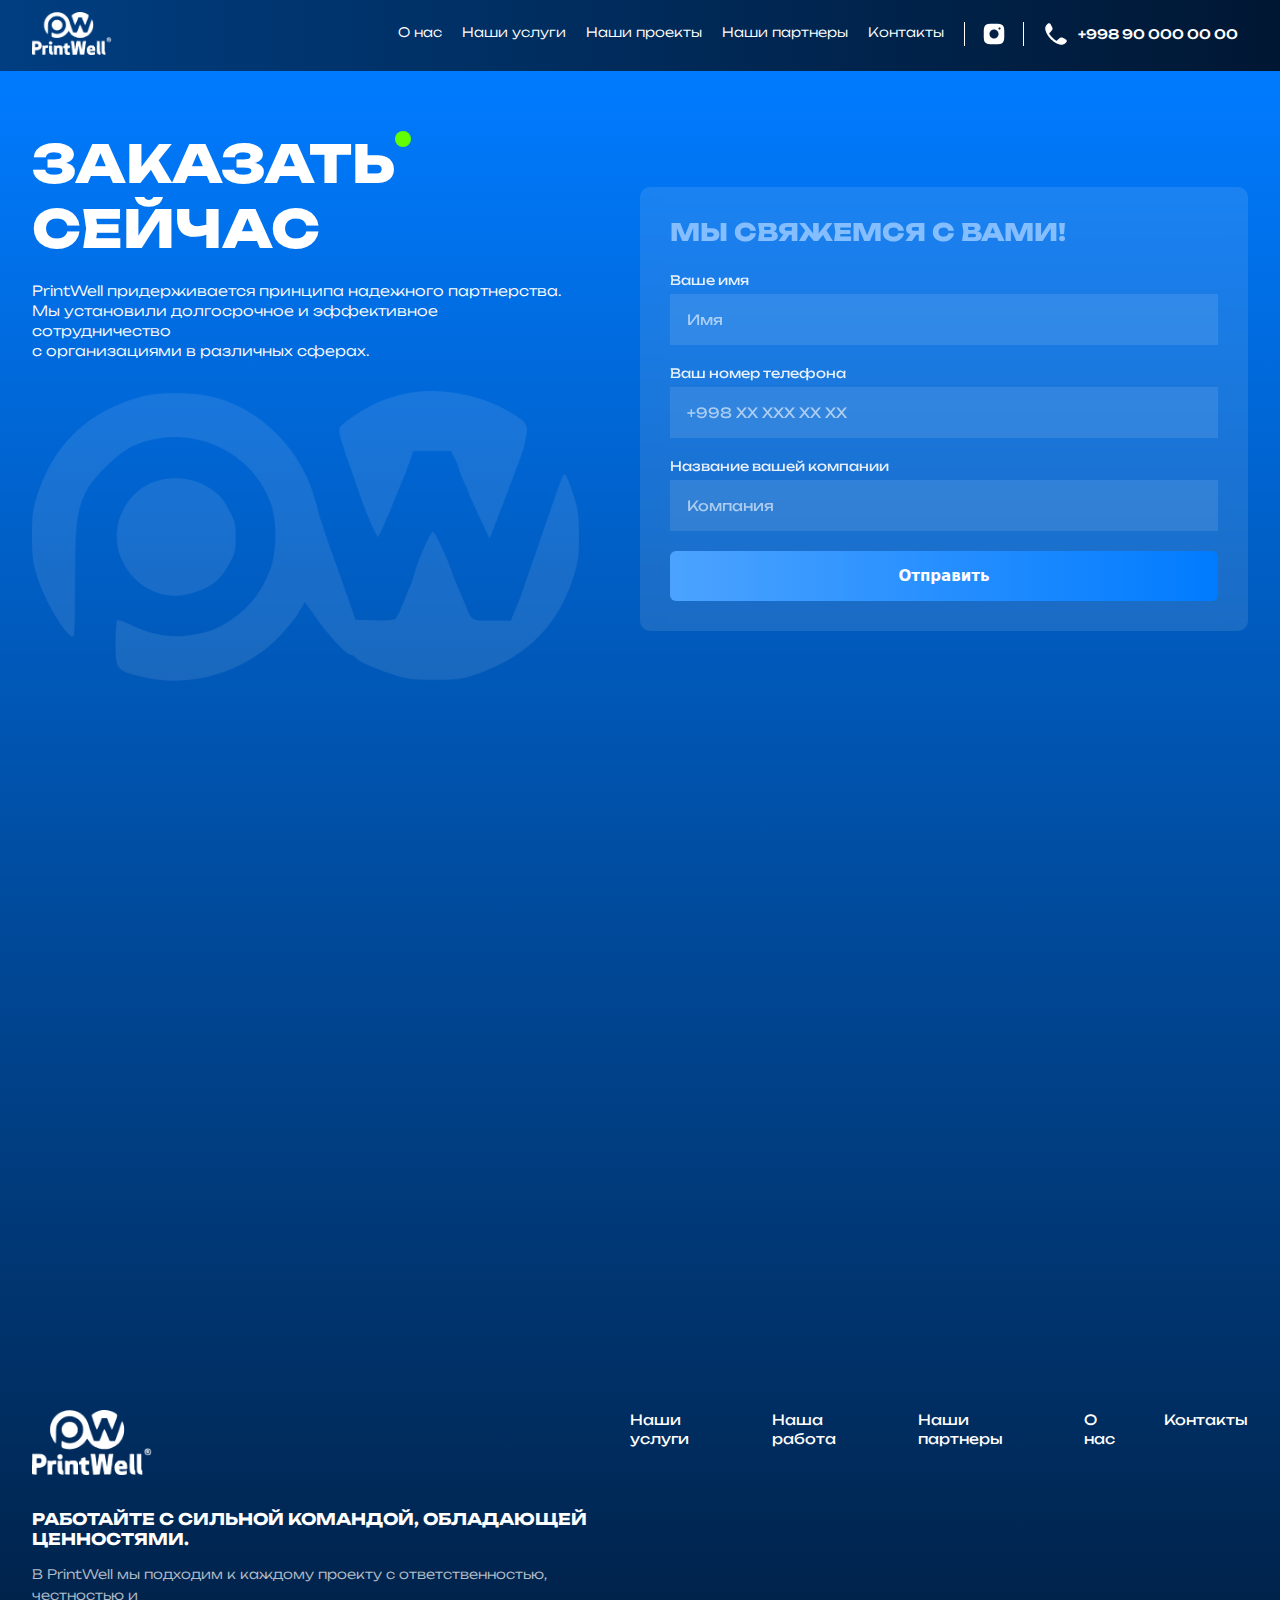
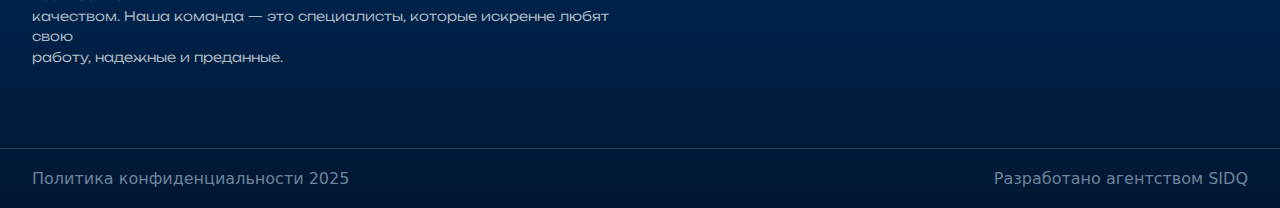
<file: request.html>
<!DOCTYPE html>
<html lang="en">

<head>
    <meta charset="UTF-8">
    <meta name="viewport" content="width=device-width, initial-scale=1.0">

    <link rel="stylesheet" href="https://cdnjs.cloudflare.com/ajax/libs/font-awesome/6.7.2/css/all.min.css">
    <link href="https://fonts.googleapis.com/css2?family=Montserrat:wght@400;700;900&display=swap" rel="stylesheet">
    <link rel="preconnect" href="https://fonts.googleapis.com">
    <link rel="preconnect" href="https://fonts.gstatic.com" crossorigin>
    <link
        href="https://fonts.googleapis.com/css2?family=Open+Sans:ital,wght@0,300..800;1,300..800&family=Unbounded:wght@200..900&display=swap"
        rel="stylesheet">
    <link rel="stylesheet" href="./public/style.css">
    <link rel="stylesheet" href="./partners/partners.css">
    <title>PrintWell | Partners</title>
</head>

<body>

    <!-- header -->
    <header>
        <section class="header">
            <div class="container header-container">
                <div class="header_logo">
                    <a href="./index.html"><img src="./media/main-logo.png" alt="logo"></a>
                </div>
                <div class="header_link">
                    <ul>
                        <li><a href="./about.html">О нас</a></li>
                        <li><a href="/services.html">Наши услуги</a></li>
                        <li><a href="./projects.html">Наши проекты</a></li>
                        <li><a href="/partners.html">Наши партнеры</a></li>
                        <li><a href="#">Контакты</a></li>
                    </ul>
                    <div class="header_instagram">
                        <a href="#"><img src="./media/instagram.png" alt="#"></a>
                    </div>
                    <div class="header_phone">
                        <a href="#">
                            <img src="./media/call.png" alt="">
                            <span>+998 90 000 00 00</span>
                        </a>
                    </div>
                </div>
                <!-- <div class="header_link_button" id="headerLinkButton">
                    <button>
                        <i class="fa-solid fa-bars-staggered"></i>
                    </button>
                </div> -->

                <div class="header_link_button" id="headerLinkButton">
                    <!-- menu ochish -->
                    <button class="menu-open">
                        <img src="./media/menu04.png" alt="open-menu">
                    </button>
                    <!-- menu yopish -->
                    <button class="menu-close">
                        <img src="./media/x-menu.png" alt="close-menu">
                    </button>
                </div>

            </div>
        </section>
    </header>

    <!-- header-menu -->
    <section class="header-menu" id="headerMenu">
        <div class="header-menu-link">
            <ul>
                <p>Menu</p>
                <li><a href="./about.html">О нас</a></li>
                <li><a href="./services.html">Наши услуги</a></li>
                <li><a href="./projects.html">Наши проекты</a></li>
                <li><a href="/partners.html">Наши партнеры</a></li>
                <li><a href="#">Контакты</a></li>
            </ul>
        </div>
        <div class="header-menu-button">
            <div class="header-menu-buttons">
                <button class="header_button_active">Рус</button>
                <button>Uz</button>
                <button>Eng</button>
            </div>
            <div class="header-menu-buttons-sec">
                <button><img src="./media/instagram.png" alt="#">Instagram</button>
                <button><img src="./media/call.png" alt="">+9989 90 000 00 00</button>
            </div>
        </div>
    </section>

    

    <!-- full-order -->
    <section class="full-order-section">
        <!-- order -->
        <section class="order-section">
            <div class="container order-section-container">
                <div class="order-left">
                    <div class="order-left-textes">
                        <h2>ЗАКАЗАТЬ<br>СЕЙЧАС</h2>
                        <div class="order-left-textes-circus"></div>
                    </div>
                    <p>
                        PrintWell придерживается принципа надежного партнерства.<br>
                        Мы установили долгосрочное и эффективное сотрудничество<br>
                        с организациями в различных сферах.
                    </p>
                    <!-- Logo Background -->
                    <div class="order-logo"></div>
                </div>

                <div class="order-right">
                    <div class="order-form-box">
                        <h3>МЫ СВЯЖЕМСЯ С ВАМИ!</h3>
                        <form>
                            <label>Ваше имя</label>
                            <input type="text" placeholder="Имя">

                            <label>Ваш номер телефона</label>
                            <input type="text" placeholder="+998 XX XXX XX XX">

                            <label>Название вашей компании</label>
                            <input type="text" placeholder="Компания">

                            <button type="submit">Отправить</button>
                        </form>
                    </div>
                </div>
            </div>
        </section>

        <!-- map -->
        <div class="section-map">
            <div class="map">
                <iframe
                    src="https://www.google.com/maps/embed?pb=!1m18!1m12!1m3!1d2575.6147185449126!2d69.24475601102219!3d41.3288938801924!2m3!1f0!2f0!3f0!3m2!1i1024!2i768!4f13.1!3m3!1m2!1s0x38ae8b7707d5109f%3A0x92a8a8a7649f55e5!2sGameland!5e0!3m2!1sen!2s!4v1766831561535!5m2!1sen!2s"
                    style="border:0;" allowfullscreen="" loading="lazy"
                    referrerpolicy="no-referrer-when-downgrade"></iframe>
            </div>
        </div>

        <!-- footer -->
        <footer class="footer">
            <div class="container footer-container">
                <div class="footer-top">
                    <div class="footer-info">
                        <img src="./media/footer-logo.png" class="footer-logo" alt="Logo">
                        <h3>РАБОТАЙТЕ С СИЛЬНОЙ КОМАНДОЙ, ОБЛАДАЮЩЕЙ <br> ЦЕННОСТЯМИ.</h3>
                        <p>
                            В PrintWell мы подходим к каждому проекту с ответственностью, честностью и <br>
                            качеством. Наша команда — это специалисты, которые искренне любят свою <br>
                            работу, надежные и преданные.
                        </p>
                    </div>
                    <ul class="footer-menu">
                        <li><a href="/services.html">Наши услуги</a></li>
                        <li><a href="./projects.html">Наша работа</a></li>
                        <li><a href="/partners.html" class="footer_active">Наши партнеры</a></li>
                        <li><a href="./about.html">О нас</a></li>
                        <li><a href="#">Контакты</a></li>
                    </ul>
                </div>
            </div>
            <div class="footer-bottom">
                <div class="container footer-bottom-text">
                    <p>Политика конфиденциальности 2025</p>
                    <p>Разработано агентством SIDQ</p>
                </div>
            </div>
        </footer>
    </section>

    <script src="./public/script.js"></script>
</body>

</html>
</file>
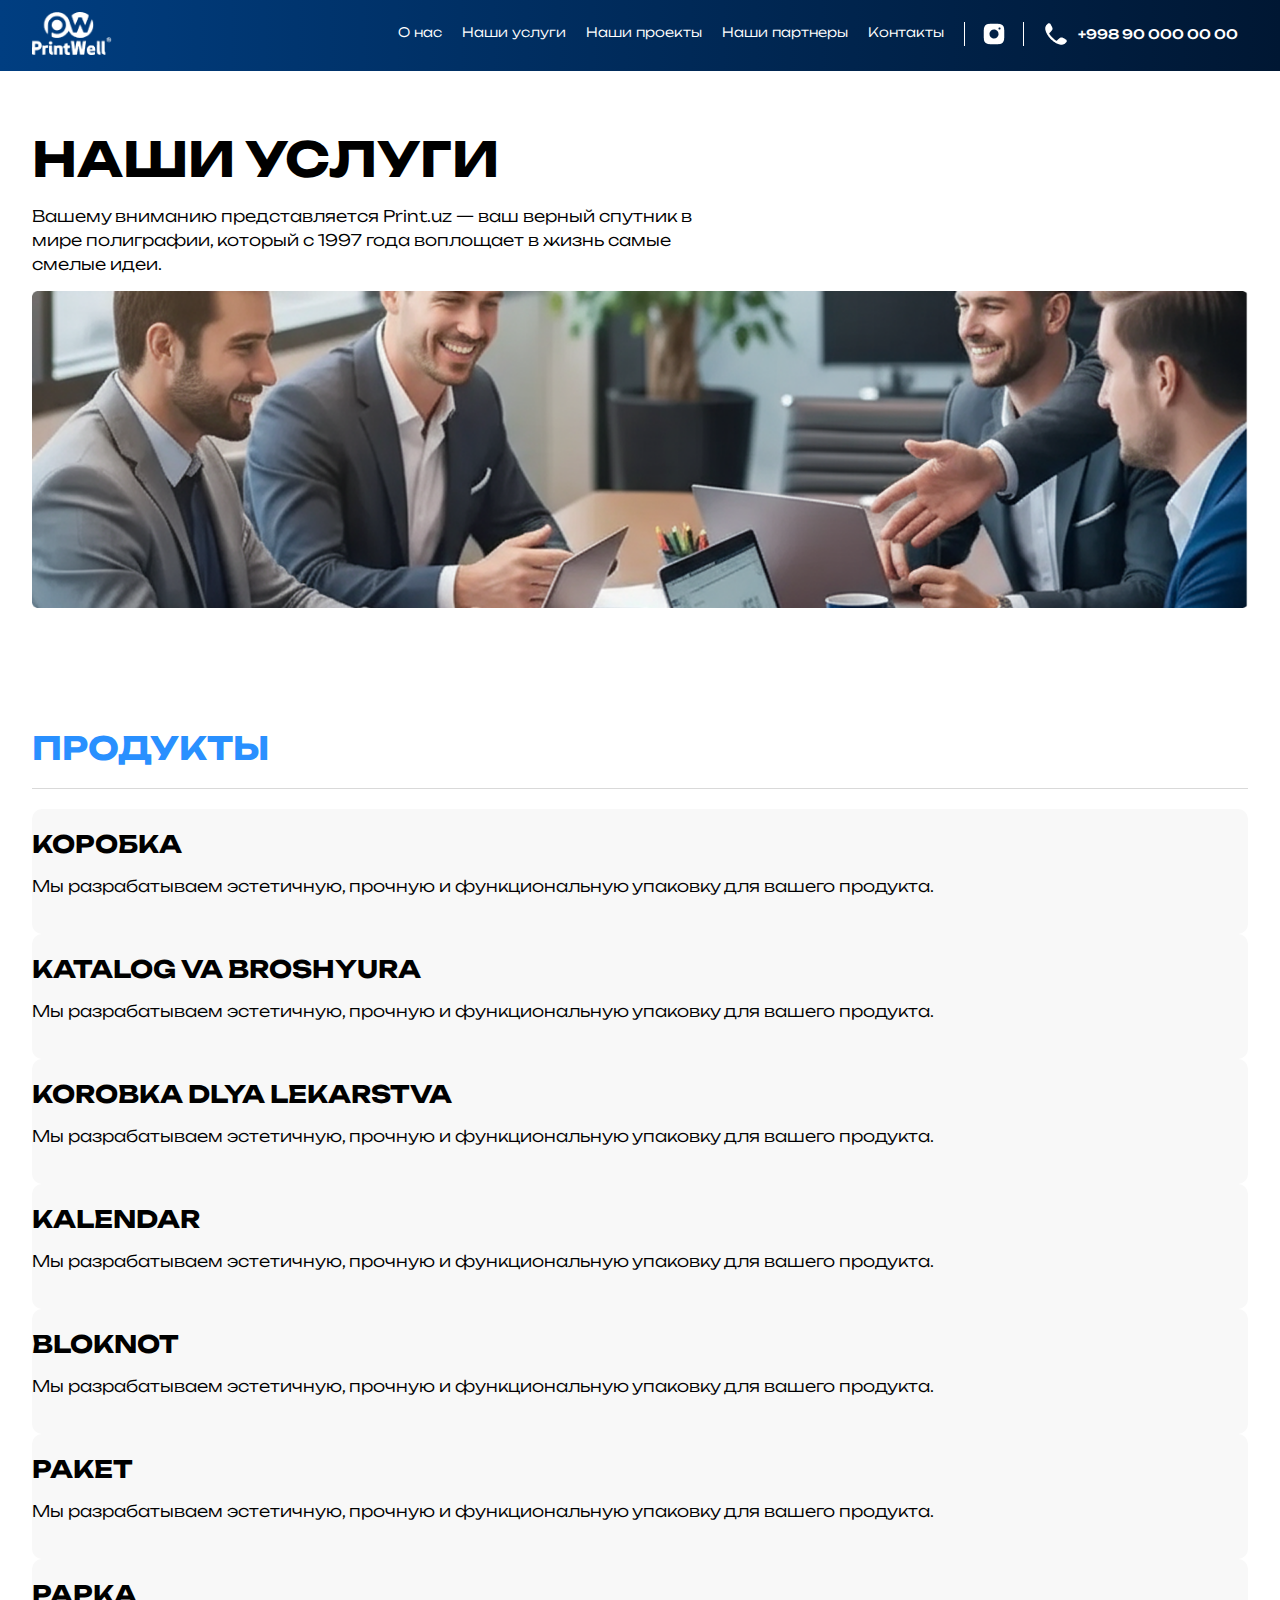
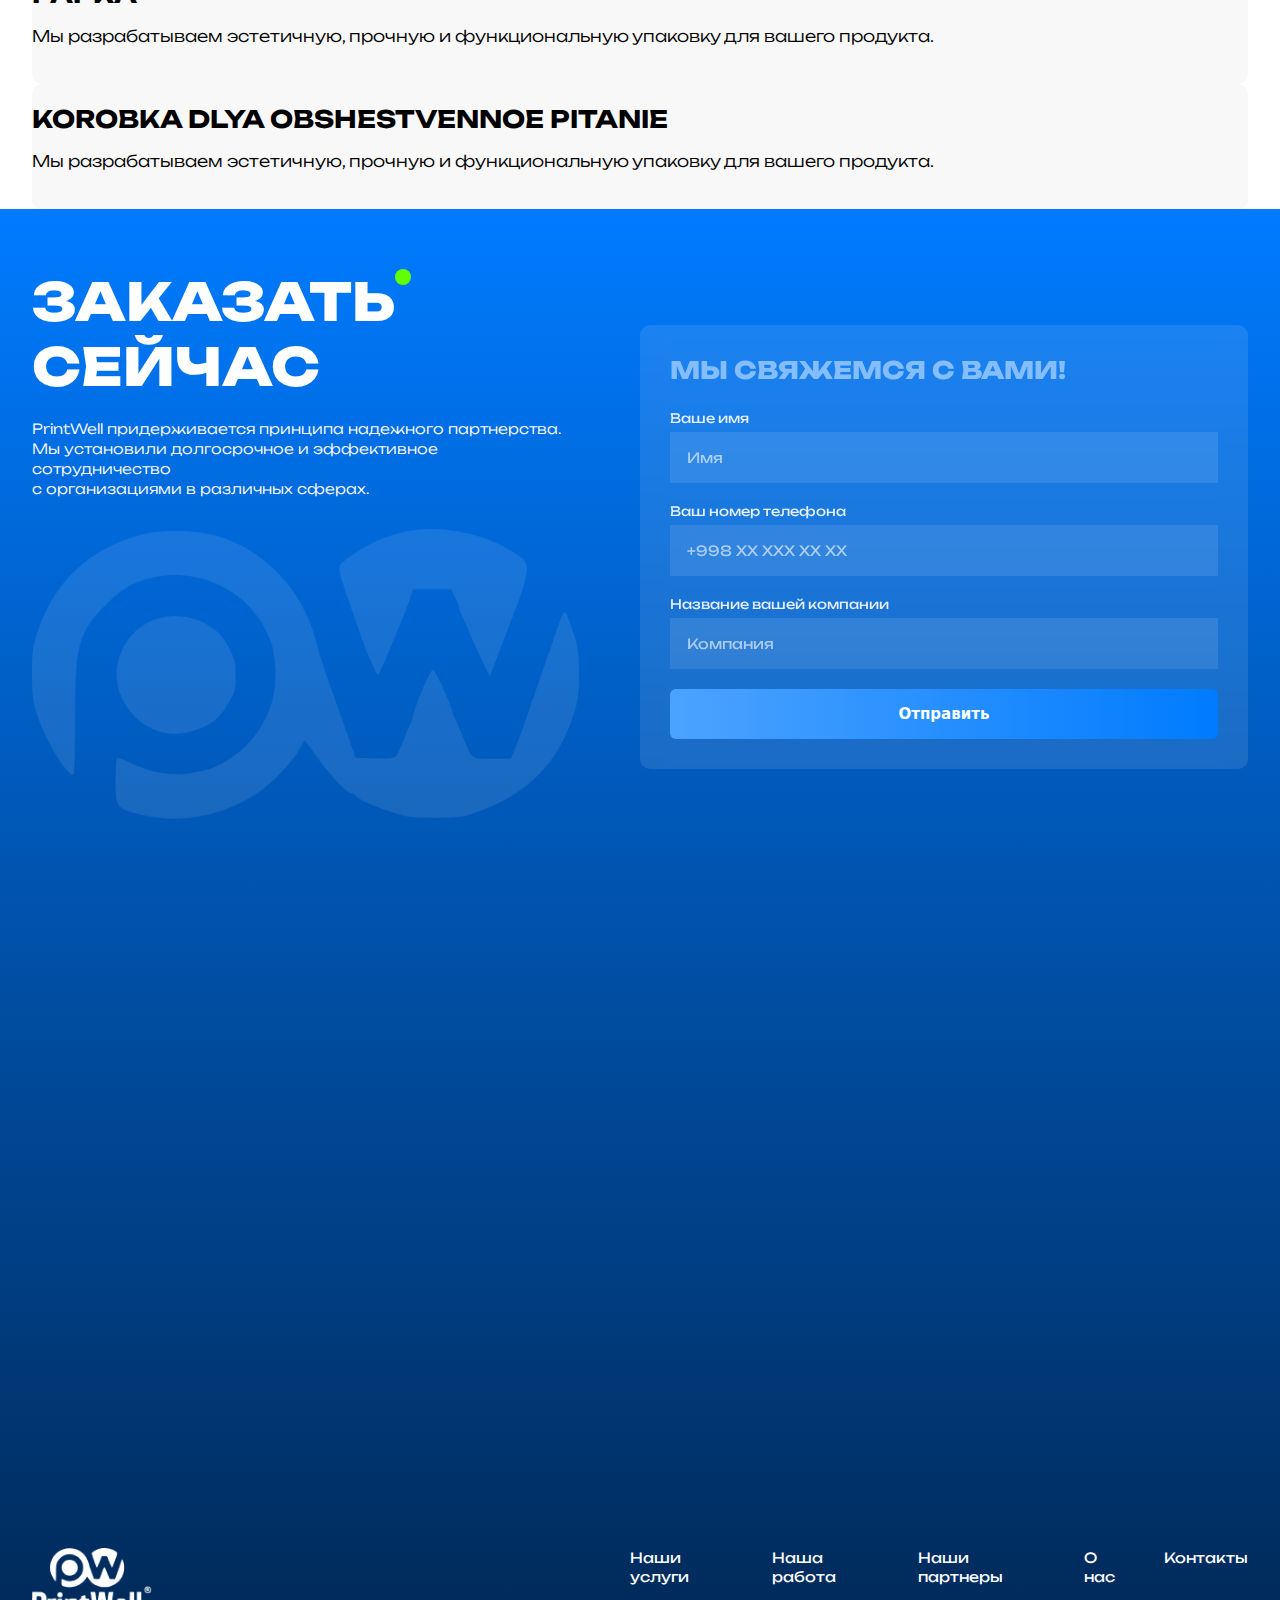
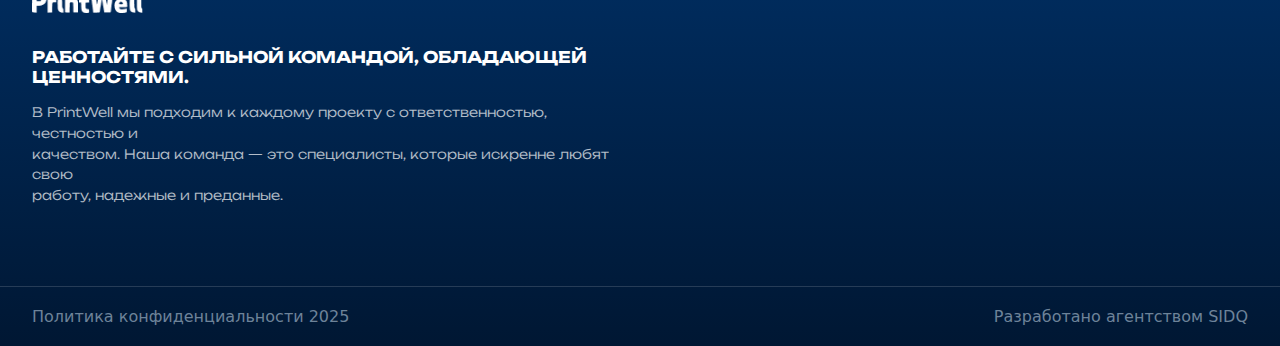
<file: services.html>
<!DOCTYPE html>
<html lang="en">

<head>
    <meta charset="UTF-8">
    <meta name="viewport" content="width=device-width, initial-scale=1.0">

    <link rel="stylesheet" href="https://cdnjs.cloudflare.com/ajax/libs/font-awesome/6.7.2/css/all.min.css">
    <link href="https://fonts.googleapis.com/css2?family=Montserrat:wght@400;700;900&display=swap" rel="stylesheet">
    <link rel="preconnect" href="https://fonts.googleapis.com">
    <link rel="preconnect" href="https://fonts.gstatic.com" crossorigin>
    <link
        href="https://fonts.googleapis.com/css2?family=Open+Sans:ital,wght@0,300..800;1,300..800&family=Unbounded:wght@200..900&display=swap"
        rel="stylesheet">
    <link rel="stylesheet" href="./public/style.css">
    <link rel="stylesheet" href="./services/services.css">
    <title>PrintWell | Наши услуги</title>
</head>

<body>

    <!-- header -->
    <header>
        <section class="header">
            <div class="container header-container">
                <div class="header_logo">
                    <a href="./index.html"><img src="./media/main-logo.png" alt="logo"></a>
                </div>
                <div class="header_link">
                    <ul>
                        <li><a href="./about.html">О нас</a></li>
                        <li><a href="#">Наши услуги</a></li>
                        <li><a href="#">Наши проекты</a></li>
                        <li><a href="#">Наши партнеры</a></li>
                        <li><a href="#">Контакты</a></li>
                    </ul>
                    <div class="header_instagram">
                        <a href="#"><img src="./media/instagram.png" alt="#"></a>
                    </div>
                    <div class="header_phone">
                        <a href="#">
                            <img src="./media/call.png" alt="">
                            <span>+998 90 000 00 00</span>
                        </a>
                    </div>
                </div>
                <!-- <div class="header_link_button" id="headerLinkButton">
                    <button>
                        <i class="fa-solid fa-bars-staggered"></i>
                    </button>
                </div> -->

                <div class="header_link_button" id="headerLinkButton">
                    <!-- menu ochish -->
                    <button class="menu-open">
                        <img src="./media/menu04.png" alt="open-menu">
                    </button>
                    <!-- menu yopish -->
                    <button class="menu-close">
                        <img src="./media/x-menu.png" alt="close-menu">
                    </button>
                </div>

            </div>
        </section>
    </header>

    <section class="header-menu" id="headerMenu">
        <div class="header-menu-link">
            <ul>
                <p>Menu</p>
                <li><a href="./about.html">О нас</a></li>
                <li><a href="./services.html">Наши услуги</a></li>
                <li><a href="#">Наши проекты</a></li>
                <li><a href="#">Наши партнеры</a></li>
                <li><a href="#">Контакты</a></li>
            </ul>
        </div>
        <div class="header-menu-button">
            <div class="header-menu-buttons">
                <button>Рус</button>
                <button>Uz</button>
                <button>Eng</button>
            </div>
            <div class="header-menu-buttons-sec">
                <button><img src="./media/instagram.png" alt="#">Instagram</button>
                <button><img src="./media/call.png" alt="">+9989 90 000 00 00</button>
            </div>
        </div>
    </section>

    <!-- service-body -->
    <section class="container service_body">

        <div class="service_first">
            <div class="service_first_text">
                <p class="service_first_text_p1">НАШИ УСЛУГИ</p>
                <p class="service_first_text_p2">Вашему вниманию представляется Print.uz — ваш верный спутник в <br>
                    мире
                    полиграфии, который с 1997 года
                    воплощает в жизнь самые <br> смелые идеи.</p>
            </div>
        </div>

        <div class="service_first_img">
            <img src="./services/services_media/about_main.png" alt="">
        </div>

        <!-- service-product -->
        <div class="service_product">
            <h2 class="section-title">ПРОДУКТЫ</h2>

            <div class="products-grid">
                <!-- 1 -->
                <div class="product-card">
                    <img src="/services/services_media/product-1.png" alt="Korobka" class="product-image">
                    <h3 class="product-title">КОРОБКА</h3>
                    <p class="product-description">Мы разрабатываем эстетичную, прочную и функциональную упаковку для
                        вашего продукта.</p>
                </div>

                <!-- 2 -->
                <div class="product-card">
                    <img src="/services/services_media/product-2.png" alt="Katalog va Broshyura" class="product-image">
                    <h3 class="product-title">KATALOG VA BROSHYURA</h3>
                    <p class="product-description">Мы разрабатываем эстетичную, прочную и функциональную упаковку для
                        вашего продукта.</p>
                </div>

                <!-- 3 -->
                <div class="product-card">
                    <img src="/services/services_media/product-3.png" alt="Korobka dlya lekarstva"
                        class="product-image">
                    <h3 class="product-title">KOROBKA DLYA LEKARSTVA</h3>
                    <p class="product-description">Мы разрабатываем эстетичную, прочную и функциональную упаковку для
                        вашего продукта.</p>
                </div>

                <!-- 4 -->
                <div class="product-card">
                    <img src="/services/services_media/product-4.png" alt="Kalendar" class="product-image">
                    <h3 class="product-title">KALENDAR</h3>
                    <p class="product-description">Мы разрабатываем эстетичную, прочную и функциональную упаковку для
                        вашего продукта.</p>
                </div>

                <!-- 5 -->
                <div class="product-card">
                    <img src="/services/services_media/product-5.png" alt="Bloknot" class="product-image">
                    <h3 class="product-title">BLOKNOT</h3>
                    <p class="product-description">Мы разрабатываем эстетичную, прочную и функциональную упаковку для
                        вашего продукта.</p>
                </div>

                <!-- 6 -->
                <div class="product-card">
                    <img src="/services/services_media/product-6.png" alt="Paket" class="product-image">
                    <h3 class="product-title">PAKET</h3>
                    <p class="product-description">Мы разрабатываем эстетичную, прочную и функциональную упаковку для
                        вашего продукта.</p>
                </div>

                <!-- 7 -->
                <div class="product-card">
                    <img src="/services/services_media/product-7.png" alt="Papka" class="product-image">
                    <h3 class="product-title">PAPKA</h3>
                    <p class="product-description">Мы разрабатываем эстетичную, прочную и функциональную упаковку для
                        вашего продукта.</p>
                </div>

                <!-- 8 -->
                <div class="product-card">
                    <img src="/services/services_media/product-8.png" alt="Korobka dlya obshchestvennoe pitanie"
                        class="product-image">
                    <h3 class="product-title">KOROBKA DLYA OBSHESTVENNOE PITANIE</h3>
                    <p class="product-description">Мы разрабатываем эстетичную, прочную и функциональную упаковку для
                        вашего продукта.</p>
                </div>
            </div>
        </div>

    </section>

    <!-- full-order -->
    <section class="full-order-section">
        <!-- order -->
        <section class="order-section">
            <div class="container order-section-container">
                <div class="order-left">
                    <div class="order-left-textes">
                        <h2>ЗАКАЗАТЬ<br>СЕЙЧАС</h2>
                        <div class="order-left-textes-circus"></div>
                    </div>
                    <p>
                        PrintWell придерживается принципа надежного партнерства.<br>
                        Мы установили долгосрочное и эффективное сотрудничество<br>
                        с организациями в различных сферах.
                    </p>
                    <!-- Logo Background -->
                    <div class="order-logo"></div>
                </div>

                <div class="order-right">
                    <div class="order-form-box">
                        <h3>МЫ СВЯЖЕМСЯ С ВАМИ!</h3>
                        <form>
                            <label>Ваше имя</label>
                            <input type="text" placeholder="Имя">

                            <label>Ваш номер телефона</label>
                            <input type="text" placeholder="+998 XX XXX XX XX">

                            <label>Название вашей компании</label>
                            <input type="text" placeholder="Компания">

                            <button type="submit">Отправить</button>
                        </form>
                    </div>
                </div>
            </div>
        </section>

        <!-- map -->
        <div class="section-map">
            <div class="map">
                <iframe
                    src="https://www.google.com/maps/embed?pb=!1m18!1m12!1m3!1d2575.6147185449126!2d69.24475601102219!3d41.3288938801924!2m3!1f0!2f0!3f0!3m2!1i1024!2i768!4f13.1!3m3!1m2!1s0x38ae8b7707d5109f%3A0x92a8a8a7649f55e5!2sGameland!5e0!3m2!1sen!2s!4v1766831561535!5m2!1sen!2s"
                    style="border:0;" allowfullscreen="" loading="lazy"
                    referrerpolicy="no-referrer-when-downgrade"></iframe>
            </div>
        </div>

        <!-- footer -->
        <footer class="footer">
            <div class="container footer-container">
                <div class="footer-top">
                    <div class="footer-info">
                        <img src="./media/footer-logo.png" class="footer-logo" alt="Logo">
                        <h3>РАБОТАЙТЕ С СИЛЬНОЙ КОМАНДОЙ, ОБЛАДАЮЩЕЙ <br> ЦЕННОСТЯМИ.</h3>
                        <p>
                            В PrintWell мы подходим к каждому проекту с ответственностью, честностью и <br>
                            качеством. Наша команда — это специалисты, которые искренне любят свою <br>
                            работу, надежные и преданные.
                        </p>
                    </div>
                    <ul class="footer-menu">
                        <li><a href="#" class="footer_active">Наши услуги</a></li>
                        <li><a href="#">Наша работа</a></li>
                        <li><a href="#">Наши партнеры</a></li>
                        <li><a href="./about.html">О нас</a></li>
                        <li><a href="#">Контакты</a></li>
                    </ul>
                </div>
            </div>
            <div class="footer-bottom">
                <div class="container footer-bottom-text">
                    <p>Политика конфиденциальности 2025</p>
                    <p>Разработано агентством SIDQ</p>
                </div>
            </div>
        </footer>
    </section>

    <script src="./public/script.js"></script>
</body>

</html>
</file>
<file: public/style.css>
:root {
    --black: #000;
    --white: #fff;
}

* {
    margin: 0;
    padding: 0;
    box-sizing: border-box;
    font-family: system-ui, -apple-system, BlinkMacSystemFont, 'Segoe UI', Roboto, Oxygen, Ubuntu, Cantarell, 'Open Sans', 'Helvetica Neue', sans-serif;
    -webkit-tap-highlight-color: transparent;
}

.order-left-textes {
    display: flex;
}

.order-left-textes-circus {
    width: 16px;
    height: 16px;
    border-radius: 50%;
    background-color: #62FF00;
}

@media screen and (min-width:310px) and (max-width: 760px) {
    .container {
        width: 90%;
        margin: auto;
    }

    .header {
        z-index: 1000;
        position: fixed;
        left: 0px;
        top: 0px;
        width: 100%;
        padding: 12px 0px;
        background: linear-gradient(to right, #003E81, #001733);
    }

    .header-container {
        display: flex;
        justify-content: space-between;
        align-items: center;
    }

    .header .header_logo img {
        width: 80px;
    }

    .header_link {
        display: none;
    }

    .header_link a {
        color: #fff;
        padding: 0px 10px;
        text-decoration: none;
        font-family: 'Unbounded', sans-serif;
        font-weight: 300 !important;
        font-size: 13px;
    }

    .header_link ul {
        display: flex;
    }

    .header_link ul li {
        list-style: none;
    }

    .header_instagram img {
        padding: 0px 17px;
        border-right: 1px solid #fff;
        border-left: 1px solid #fff;
    }

    .header_phone a {
        display: flex;
        align-items: center;
    }

    .header_phone img {
        padding-right: 10px;
    }

    .header_phone a span {
        font-family: 'Unbounded', sans-serif;
    }

    .header_link_button button {
        outline: none;
        padding: 10px 12px;
        background-color: #FFFFFF1A;
        border: none;
        border-radius: 50%;
    }

    .header_link_button button img {
        width: 24px;
    }

    .header_link_button button.menu-close {
        display: none;
    }


    /* header-menu */
    .header-menu {
        left: 100%;
        transition: left 0.4s ease;
        display: block;
    }

    .header-menu.active {
        left: 0;
    }

    .header-menu {
        margin-top: 70px;
        z-index: 1000;
        position: fixed;
        background-color: #012249;
        width: 100%;
        height: 100vh;
        padding: 20px;
    }

    .header-menu-link ul li {
        list-style: none;
        margin-top: 20px;
    }

    .header-menu p {
        font-size: 24px;
        color: #fff;
        text-decoration: none;
        font-family: 'Unbounded', sans-serif;
        font-weight: 400 !important;
    }

    .header-menu a {
        font-size: 14px;
        color: #fff;
        text-decoration: none;
        font-family: 'Unbounded', sans-serif;
        font-weight: 400 !important;
    }

    .header-menu-button {
        bottom: 20px;
        width: 90%;
        position: fixed;
    }

    .header-menu-buttons {
        border-radius: 8px;
        gap: 10px;
        padding: 10px;
        display: grid;
        grid-template-columns: repeat(3, 1fr);
        background-color: #FFFFFF0D;
    }

    .header-menu-buttons button {
        color: #fff;
        background: none;
        border-radius: 4px;
        font-family: 'Unbounded', sans-serif;
        padding: 10px 30px;
        outline: none;
        border: none;
        border-radius: 4px;
    }

    .header_button_active {
        color: #000 !important;
        background-color: #fff !important;
    }

    .header-menu-buttons-sec img {
        width: 20px;
    }

    .header-menu-buttons-sec .header-menu-buttons-sec img {
        width: 20px !important;
    }

    .header-menu-buttons-sec {
        margin-top: 10px;
        display: grid;
        grid-template-columns: repeat(1, 1fr);
        gap: 10px;
    }

    .header-menu-buttons-sec button {
        font-weight: 500;
        border-radius: 4px;
        font-family: 'Unbounded', sans-serif;
        display: flex;
        align-items: center;
        justify-content: center;
        gap: 5px;
        outline: none;
        border: none;
        color: #fff;
        background-color: #FFFFFF0D;
        padding: 10px;
    }

    /* body */
    .body_first_text {
        padding-top: 130px !important;
    }

    .body_h1 p {
        font-weight: 700;
        font-size: 24px;
        font-family: 'Unbounded', sans-serif;
    }

    .body_h2 {
        margin-top: 15px;
        display: flex;
        justify-content: space-between;
        align-items: center;
    }

    .body_h2_text p {
        margin-top: 2px;
        font-weight: 300;
        font-family: 'Unbounded', sans-serif;
        font-size: 12px;
    }

    .body_h2_button {
        display: none;
    }

    .body_h2_button a {
        cursor: pointer;
        font-weight: 600;
        border-radius: 5px;
        text-decoration: none;
        padding: 13px 15px;
    }

    .body_h2_button a:first-child {
        margin-right: 5px;
        color: #fff;
        background-color: #3D9AFF;
    }

    .body_h2_button a:last-child {
        color: #000;
        background-color: #f2f2f2;
    }

    /* iframe */
    .iframe {
        width: 100%;
        margin-top: 25px;
    }

    .video-container {
        position: relative;
        width: 100%;
        margin: 0 auto;
    }

    .iframe-video {
        display: none;
    }

    video {
        width: 100%;
        display: block;
        border-top-left-radius: 10px;
        border-top-right-radius: 10px;
    }

    .play-button {
        padding: 1px 0px 0px 1px;
        position: absolute;
        top: 50%;
        left: 50%;
        transform: translate(-50%, -50%);
        background: #fff;
        color: #000;
        width: 35px;
        height: 35px;
        border-radius: 50%;
        display: flex;
        align-items: center;
        justify-content: center;
        font-size: 12px;
        cursor: pointer;
        transition: 0.3s;
    }

    .play-button:hover {
        background: #000;
        color: #fff;
    }

    .iframe_video_text {
        display: none;
        position: absolute;
        bottom: 15px;
        left: 20px;
    }

    .iframe_video_text p {
        font-size: 13px;
        font-family: 'Unbounded', sans-serif;
        font-weight: 300;
        color: #fff;
    }

    .iframe-textbox {
        padding: 20px;
        border-bottom-left-radius: 10px;
        border-bottom-right-radius: 10px;
        background-color: #ECF5FF;
        display: grid;
        grid-template-columns: repeat(1, 1fr);
        align-items: flex-end;
        justify-content: center;
        gap: 24px;
    }

    .iframe-textboxes {
        width: 75%;
        display: flex;
        align-items: center;
        gap: 10px;
    }

    .iframe-textboxes_img {
        display: flex;
        justify-content: center;
        align-self: center;
        padding: 8px;
        border-radius: 50%;
        background-color: #fff;
    }

    .iframe-textboxes_img img {
        width: 20px;
    }

    .iframe-textboxes-text p {
        font-weight: 700;
        color: #007CFF;
        font-size: 12px;
        font-family: 'Unbounded', sans-serif;
    }

    .iframe-textboxes-text br {
        display: none;
    }

    .mobs-buttons {
        margin-top: 20px;
        display: grid;
        grid-template-columns: repeat(1, 1fr);
        gap: 10px;
    }

    .mobs-buttons a {
        border-radius: 4px;
        padding: 15px 0px;
        font-weight: 600;
        outline: none;
        text-decoration: none;
        text-align: center;

    }

    .mobs-buttons a:first-child {
        color: #fff;
        background-color: #3D9AFF;
    }

    .mobs-buttons a:last-child {
        color: #000;
        background-color: #0000000D;
    }


    /* main-card-box */
    .main-card-box {
        padding: 70px 0px 50px 0px;
        margin-top: 50px;
        background: linear-gradient(to bottom, #d5e7ff2b, #D5EAFF);
    }

    .main-card-boxes {
        display: flex;
    }

    .main-card-boxes-1 a {
        text-decoration: none;
    }

    .main-card-boxes-2 {
        padding: 15px;
    }

    .main-card-boxes-2 button {
        margin-top: 30px;
        border-radius: 4px;
        font-weight: 600;
        color: #fff;
        cursor: pointer;
        border: none;
        background: linear-gradient(to right, #3D9AFF, #0063DC);
        padding: 15px 20px;
    }

    .main-card-boxes-1 h2 {
        font-family: 'Unbounded', sans-serif;
        color: #007CFF;
        font-size: 16px;
        padding-left: 10px;
    }

    .main-card-boxes-1-icon {
        width: 50px;
        margin: 30px 0px 0px 30px;
        background-color: #EEF7FF;
        border-radius: 50%;
    }

    .main-card-boxes-1-icon img {
        padding: 10px 11px;
        width: 100%;
    }

    .main-card-boxes-1-p {
        margin-top: 15px;
        font-size: 18px;
        font-family: 'Unbounded', sans-serif;
        font-weight: 700;
    }

    .main-card-boxes-1-p br {
        display: none;
    }

    .main-card-boxes-2-p {
        font-size: 12px;
        margin-top: 25px;
        font-family: 'Unbounded', sans-serif;
        font-weight: 300;
    }

    .main-card-boxes-2-p-p {
        width: 100%;
        font-size: 12px;
        margin-top: 25px;
        font-family: 'Unbounded', sans-serif;
        font-weight: 300;
    }

    .main-card-boxes {
        display: grid;
        grid-template-columns: repeat(1, 1fr);
        position: relative;
    }

    .main-card-boxes-3-mob {
        margin-top: 20px;
        margin-bottom: 30px;
    }

    .main-card-boxes-3-mob img {
        width: 100%;
    }

    .main-card-boxes-3 .main-card-boxes-3-img-2 {
        display: none;
    }

    .main-card-boxes-3-img {
        display: none;
    }

    .main-card-boxes-3-num {
        position: absolute;
        top: 30px;
        right: 30px;
    }

    .main-card-boxes-3-num p span {
        font-weight: 600;
        font-family: 'Unbounded', sans-serif;
        font-size: 20px;
    }

    .main-card-boxes-3-num-1 {
        color: #007CFF;
    }

    .main-card-boxes-3-num-2 {
        margin-left: -5px;
        color: #00000020;
    }

    /* main-info-box */
    .main-info-box {
        padding: 40px 0px;
        background: linear-gradient(to bottom, #0e6bcf, #001733);
    }

    .main-info-box-container {
        display: flex;
        gap: 20px;
    }

    .main-info-box-tex-text-1 {
        font-family: 'Unbounded', sans-serif;
        font-size: 16px;
        color: #ffffff40;
    }

    .main-info-box-tex-text-2 {
        margin: 15px 0px;
        color: #FFFFFF;
        font-family: 'Unbounded', sans-serif;
        font-size: 24px;
        font-weight: bold;
    }

    .main-info-box-tex-text-3 {
        color: #fff;
        font-weight: 300;
        line-height: 20px;
        font-family: 'Unbounded', sans-serif;
        margin-bottom: 30px;
        font-size: 11px;
    }

    .main-info-box-tex-text-3 br {
        display: none;
    }

    .main-info-box-mob img {
        width: 100%;
    }

    .main-info-box-img {
        display: none;
    }

    .main-info-box-img img {
        width: 700px;
    }

    .main-info-boxes {
        margin-top: 20px;
        display: grid;
        grid-template-columns: repeat(1, 2fr);
        gap: 16px;
    }

    .main-info-boxes-box {
        border-radius: 8px;
        padding: 16px 24px;
        transition: 0.3s ease;
        background-color: #ffffff10;
        border: 1px solid #ffffff00;
    }

    .main-info-boxes-box:hover {
        border: 1px solid #fff;
    }

    .main-info-boxes-box-p1 {
        font-weight: 500;
        color: #fff;
        font-family: 'Unbounded', sans-serif;
        font-size: 56px;
    }

    .main-info-boxes-box-p2 {
        margin-top: 15px;
        margin-bottom: 35px;
        color: #fff;
        font-family: 'Unbounded', sans-serif;
        font-weight: 300;
        line-height: 24px;
        font-size: 16px;
    }

    .main-info-box-last-text {
        margin-top: 20px;
    }

    .main-info-box-last-text p {
        font-weight: 300;
        line-height: 20px;
        font-family: 'Unbounded', sans-serif;
        color: #ffffff80;
        font-size: 11px;
    }

    /* main-support */
    .main-support {
        padding-top: 40px;
        margin-top: 60px;
        background-color: #F1F5F9;
        padding-bottom: 20px;
    }

    .main-support a {
        text-decoration: none;
    }

    .main-support-nav-p1 {
        color: #000;
        font-size: 20px;
        font-family: 'Unbounded', sans-serif;
        font-weight: bold;
    }

    .main-support-nav-p2-mob {
        margin-bottom: 20px;
        font-weight: 600;
        font-size: 14px;
        color: #007CFF;
        font-family: 'Unbounded', sans-serif;
    }

    .main-support-nav-p2 {
        display: none;
        font-weight: 500;
        font-size: 14px;
        color: #007CFF;
        font-family: 'Unbounded', sans-serif;
    }

    .main-support-text br {
        display: none;
    }

    .main-support-text {
        margin-top: 15px;
    }

    .main-support-text-p {
        font-family: 'Unbounded', sans-serif;
        font-weight: 300;
        font-size: 12px;
    }

    /* mijoz section */
    .mijoz {
        margin-top: 50px;
    }

    .mijoz__box {
        overflow: hidden;
    }

    .mijoz-row {
        width: 100%;
        overflow: hidden;
        margin-bottom: 14px;
    }

    /* ASOSIY TRACK */
    .mijoz-track {
        display: flex;
        width: fit-content;
        animation: scroll-left 22s linear infinite;
    }

    /* 2-qator – o‘ngga va sekin */
    .mijoz-row.slow .mijoz-track {
        animation-name: scroll-right;
        animation-duration: 28s;
    }

    /* 3-qator – chapga va tez */
    .mijoz-row.fast .mijoz-track {
        animation-name: scroll-left;
        animation-duration: 18s;
    }

    .mijoz-logo {
        background-color: #fff;
        flex-shrink: 0;
        width: 200px;
        height: 110px;
        border-radius: 8px;
        display: flex;
        align-items: center;
        justify-content: center;
        margin-right: 14px;
    }

    .mijoz-logo img {
        width: 100px;
        object-fit: contain;
    }

    /* ANIMATSIYALAR */
    @keyframes scroll-left {
        from {
            transform: translateX(0);
        }

        to {
            transform: translateX(-50%);
        }
    }

    @keyframes scroll-right {
        from {
            transform: translateX(-50%);
        }

        to {
            transform: translateX(0);
        }
    }

    /* asoschi */
    .asoschi {
        padding: 60px 0px;
        display: grid;
        grid-template-columns: repeat(1, 1fr);
        gap: 10px;
    }

    .asoschi-img-mob img {
        width: 100%;
    }

    .asoschi-img {
        display: none;
    }

    .asoschi-img img {
        width: 369px;
    }

    .asoschi-text {
        padding: 10px 30px 20px 30px;
        width: 100%;
        position: relative;
        border-radius: 8px;
        background: linear-gradient(to bottom, #d5eaff2d, #D5EAFF);
    }

    .asoschi-text-p1 {
        font-size: 14px;
        color: #007CFF;
        font-weight: bold;
        font-family: 'Unbounded', sans-serif;
    }

    .asoschi-text-p2 {
        margin: 15px 0px 250px 0px;
        color: #000;
        font-family: 'Unbounded', sans-serif;
        font-weight: 700;
        font-size: 24px;
    }

    .asoschi-text-ti {
        margin-top: 200px;
        display: ruby;
    }

    .asoschi-text-ti img {
        width: 20px;
    }

    .asoschi-text-ti img:first-child {
        top: 5px;
    }

    .asoschi-text-ti img:last-child {
        position: absolute;
        bottom: 20px;
        right: 30px;
    }

    .asoschi-text-ti p {
        font-size: 12px;
        line-height: 20px;
        font-weight: 300;
        font-family: 'Unbounded', sans-serif;

    }

    /* faq-item */
    .faq-section {
        display: grid;
        grid-template-columns: repeat(1, 1fr);
        gap: 15px;
        padding: 60px 0;
    }

    .faq-left h2 {
        font-family: 'Unbounded', sans-serif;
        font-size: 24px;
        font-weight: 800;
        line-height: 1.2;
    }

    .faq-left p {
        font-family: 'Unbounded', sans-serif;
        margin-top: 20px;
        font-size: 12px;
        font-weight: 300;
        color: #000;
    }

    .faq-item {
        border-bottom: 1px solid #e3e3e3;
        padding: 20px 0;
    }

    .faq-answer p br {
        display: none;
    }

    .faq-question {
        display: flex;
        justify-content: space-between;
        align-items: center;
        cursor: pointer;
    }

    .faq-question h3 {
        font-family: 'Unbounded', sans-serif;
        font-size: 14px;
        font-weight: 700;
    }

    .toggle-icon {
        font-weight: 300;
        font-size: 20px;
    }

    .faq-answer {
        max-height: 0;
        overflow: hidden;
        transition: .3s ease;
        color: #555;
    }

    .faq-answer p {
        font-weight: 300;
        font-size: 11px;
        color: #000;
        font-family: 'Unbounded', sans-serif;
    }

    .faq-item.active .faq-answer {
        max-height: 300px;
        margin-top: 12px;
    }

    .faq-item.active .toggle-icon {
        transition: .3s;
    }

    /* order-section */
    .full-order-section {
        background: linear-gradient(to bottom, #007BFF, #001733);
    }

    .order-section {
        padding: 60px 0px;
        min-height: 550px;
        color: #fff;
    }

    .order-section-container {
        display: grid;
        grid-template-columns: repeat(1, 1fr);
        gap: 20px;
    }

    .order-right {
        margin-top: 15px;
    }

    .order-right button {
        width: 100%;
        padding: 16px;
        border: none;
        border-radius: 6px;
        background: linear-gradient(90deg, #4ca3ff, #007bff);
        color: #fff;
        font-size: 15px;
        cursor: pointer;
        font-weight: 600;
        transition: 0.3s;
    }


    .order-left {
        display: grid;
    }

    .order-left p br {
        display: none;
    }

    .order-left h2 {
        font-family: 'Unbounded', sans-serif;
        font-size: 24px;
        font-weight: 800;
    }

    .order-left p {
        line-height: 14px;
        font-size: 14px;
        font-family: 'Unbounded', sans-serif;
        line-height: 18px;
        font-weight: 300;
        margin-top: 20px;
    }

    .order-logo {
        display: none;
        margin-top: 25px;
        width: 100%;
        height: 300px;
        background-size: contain;
        background-repeat: no-repeat;
        background-position: left;
        background-image: url('../media/order-back.png');
    }

    .order-form-box {
        background: rgba(255, 255, 255, 0.1);
        backdrop-filter: blur(10px);
        border-radius: 10px;
        padding: 30px;
    }

    .order-form-box h3 {
        font-family: 'Unbounded', sans-serif;
        color: #85BEFF;
        font-size: 24px;
        margin-bottom: 25px;
        font-weight: 800;
    }

    form label {
        font-family: 'Unbounded', sans-serif;
        display: block;
        font-size: 13px;
        margin-bottom: 6px;
        opacity: 0.9;
    }

    form input {
        outline: none;
        font-family: 'Unbounded', sans-serif;
        width: 100%;
        padding: 16px;
        border-radius: 4px;
        border: 1px solid transparent;
        background: rgba(255, 255, 255, 0.1);
        color: #fff;
        margin-bottom: 20px;
        font-size: 14px;
    }

    form input:focus {
        border: 1px solid #fff;
    }

    form input::placeholder {
        color: rgba(255, 255, 255, 0.6);
    }

    .main-card-boxes-2 button {
        width: 100%;
        padding: 16px;
        border: none;
        border-radius: 6px;
        background: linear-gradient(90deg, #4ca3ff, #007bff);
        color: #fff;
        font-size: 15px;
        cursor: pointer;
        font-weight: 600;
        transition: 0.3s;
    }

    button:hover {
        opacity: 0.9;
    }

    /* map */
    .map iframe {
        width: 100%;
        height: 600px;
    }

    /* footer */
    .footer {
        color: #fff;
    }

    .footer-top {
        padding-top: 60px;
        padding-bottom: 20px;
        display: grid;
        grid-template-columns: repeat(1, 1fr);
    }

    .footer-logo {
        margin-bottom: 30px;
        width: 120px;
    }

    .footer-info h3 {
        font-family: 'Unbounded', sans-serif;
        font-size: 13px;
        font-weight: bold;
        margin: 0 0 15px;
    }

    .footer-info h3 br {
        display: none;
    }

    .footer-info p {
        font-family: 'Unbounded', sans-serif;
        font-size: 11px;
        font-weight: 300;
        line-height: 1.6;
        opacity: 0.7;
    }

    .footer-menu {
        margin-top: 100px;
        list-style: none;
    }

    .footer-menu li {
        margin: 20px 0px;
    }

    .footer-menu a {
        color: #FFFFFF;
        font-family: 'Unbounded', sans-serif;
        text-decoration: none;
        font-size: 14px;
        transition: 0.3s;
    }

    .footer-menu a:hover {
        color: #007CFF;
    }

    .footer-bottom {
        border-top: 1px solid rgba(255, 255, 255, 0.15);
    }

    .footer-bottom-text {
        color: #899EB2;
        padding-top: 10px;
        padding-bottom: 20px;
        font-size: 16px;
        opacity: 0.80;
    }

    .footer-bottom-text p {
        margin-top: 24px;
    }
}

@media screen and (min-width:760px) and (max-width: 1130px) {
    .container {
        width: 90%;
        margin: auto;
    }

    .header {
        z-index: 1000;
        position: fixed;
        left: 0px;
        top: 0px;
        width: 100%;
        padding: 12px 0px;
        background: linear-gradient(to right, #003E81, #001733);
    }

    .header-container {
        display: flex;
        justify-content: space-between;
        align-items: center;
    }

    .header .header_logo img {
        width: 80px;
    }

    .header_link {
        display: none;
    }

    .header_link a {
        color: #fff;
        padding: 0px 10px;
        text-decoration: none;
        font-family: 'Unbounded', sans-serif;
        font-weight: 300 !important;
        font-size: 13px;
    }

    .header_link ul {
        display: flex;
    }

    .header_link ul li {
        list-style: none;
    }

    .header_instagram img {
        padding: 0px 17px;
        border-right: 1px solid #fff;
        border-left: 1px solid #fff;
    }

    .header_phone a {
        display: flex;
        align-items: center;
    }

    .header_phone img {
        padding-right: 10px;
    }

    .header_phone a span {
        font-family: 'Unbounded', sans-serif;
    }

    .header_link_button button {
        outline: none;
        padding: 10px 12px;
        background-color: #FFFFFF1A;
        border: none;
        border-radius: 50%;
    }

    .header_link_button button img {
        width: 24px;
    }

    .header_link_button button.menu-close {
        display: none;
    }


    /* header-menu */
    .header-menu {
        left: 100%;
        transition: left 0.4s ease;
        display: block;
    }

    .header-menu.active {
        left: 0;
    }

    .header-menu {
        margin-top: 70px;
        z-index: 1000;
        position: fixed;
        background-color: #012249;
        width: 100%;
        height: 100vh;
        padding: 20px;
    }

    .header-menu-link ul li {
        list-style: none;
        margin-top: 20px;
    }

    .header-menu p {
        font-size: 24px;
        color: #fff;
        text-decoration: none;
        font-family: 'Unbounded', sans-serif;
        font-weight: 400 !important;
    }

    .header-menu a {
        font-size: 14px;
        color: #fff;
        text-decoration: none;
        font-family: 'Unbounded', sans-serif;
        font-weight: 400 !important;
    }

    .header-menu-button {
        bottom: 20px;
        width: 90%;
        position: fixed;
    }

    .header-menu-buttons {
        border-radius: 8px;
        gap: 10px;
        padding: 10px;
        display: grid;
        grid-template-columns: repeat(3, 1fr);
        background-color: #FFFFFF0D;
    }

    .header-menu-buttons button {
        color: #fff;
        background: none;
        border-radius: 4px;
        font-family: 'Unbounded', sans-serif;
        padding: 10px 30px;
        outline: none;
        border: none;
        border-radius: 4px;
    }

    .header_button_active {
        color: #000 !important;
        background-color: #fff !important;
    }

    .header-menu-buttons-sec img {
        width: 20px;
    }

    .header-menu-buttons-sec .header-menu-buttons-sec img {
        width: 20px !important;
    }

    .header-menu-buttons-sec {
        margin-top: 10px;
        display: grid;
        grid-template-columns: repeat(1, 1fr);
        gap: 10px;
    }

    .header-menu-buttons-sec button {
        font-weight: 500;
        border-radius: 4px;
        font-family: 'Unbounded', sans-serif;
        display: flex;
        align-items: center;
        justify-content: center;
        gap: 5px;
        outline: none;
        border: none;
        color: #fff;
        background-color: #FFFFFF0D;
        padding: 10px;
    }

    /* body */
    .body_first_text {
        padding-top: 130px !important;
    }

    .body_h1 {
        font-size: clamp(48px, 6.6vw, 70px);
    }

    .body_h1 p {
        font-weight: 700;
        font-family: 'Unbounded', sans-serif;
    }

    .body_h2 {
        margin-top: 15px;
        display: flex;
        justify-content: space-between;
        align-items: center;
    }

    .body_h2_text {
        font-size: clamp(25px, 2vw, 70px);
    }

    .body_h2_text p {
        margin-top: 2px;
        font-weight: 300;
        font-family: 'Unbounded', sans-serif;
    }

    .body_h2_button {
        display: none;
    }

    .body_h2_button a {
        cursor: pointer;
        font-weight: 600;
        border-radius: 5px;
        text-decoration: none;
        padding: 13px 15px;
    }

    .body_h2_button a:first-child {
        margin-right: 5px;
        color: #fff;
        background-color: #3D9AFF;
    }

    .body_h2_button a:last-child {
        color: #000;
        background-color: #f2f2f2;
    }

    /* iframe */
    .iframe {
        width: 100%;
        margin-top: 25px;
    }

    .video-container {
        position: relative;
        width: 100%;
        margin: 0 auto;
    }

    .iframe-video {
        display: none;
    }

    video {
        width: 100%;
        display: block;
        border-top-left-radius: 10px;
        border-top-right-radius: 10px;
    }

    .play-button {
        padding: 1px 0px 0px 1px;
        position: absolute;
        top: 50%;
        left: 50%;
        transform: translate(-50%, -50%);
        background: #fff;
        color: #000;
        width: clamp(35px, 8vw, 65px);
        height: clamp(35px, 8vw, 65px);
        border-radius: 50%;
        display: flex;
        align-items: center;
        justify-content: center;
        font-size: clamp(20px, 2vw, 70px);
        cursor: pointer;
        transition: 0.3s;
    }

    .play-button:hover {
        background: #000;
        color: #fff;
    }

    .iframe_video_text {
        display: none;
        position: absolute;
        bottom: 15px;
        left: 20px;
    }

    .iframe_video_text p {
        font-size: 13px;
        font-family: 'Unbounded', sans-serif;
        font-weight: 300;
        color: #fff;
    }

    .iframe-textbox {
        padding: 40px;
        border-bottom-left-radius: 10px;
        border-bottom-right-radius: 10px;
        background-color: #ECF5FF;
        display: grid;
        grid-template-columns: repeat(1, 1fr);
        align-items: flex-end;
        justify-content: center;
        gap: 24px;
    }

    .iframe-textboxes {
        width: 75%;
        display: flex;
        align-items: center;
        gap: 25px;
    }

    .iframe-textboxes_img {
        display: flex;
        justify-content: center;
        align-self: center;
        padding: 25px;
        border-radius: 50%;
        background-color: #fff;
    }

    .iframe-textboxes_img img {
        width: clamp(50px, 8vw, 70px);
    }

    .iframe-textboxes-text {
        font-size: clamp(35px, 2.3vw, 70px);
    }

    .iframe-textboxes-text p {
        font-weight: 700;
        color: #007CFF;
        font-family: 'Unbounded', sans-serif;
    }

    .iframe-textboxes-text br {
        display: none;
    }

    .mobs-buttons {
        margin-top: 40px;
        display: grid;
        grid-template-columns: repeat(1, 1fr);
        gap: 10px;
    }

    .mobs-buttons a {
        border-radius: 4px;
        padding: 15px 0px;
        font-weight: 600;
        outline: none;
        text-decoration: none;
        text-align: center;
        font-size: clamp(40px, 2vw, 70px)
    }

    .mobs-buttons a:first-child {
        color: #fff;
        background-color: #3D9AFF;
    }

    .mobs-buttons a:last-child {
        color: #000;
        background-color: #0000000D;
    }


    /* main-card-box */
    .main-card-box {
        padding: 70px 0px 50px 0px;
        margin-top: 50px;
        background: linear-gradient(to bottom, #d5e7ff2b, #D5EAFF);
    }

    .main-card-boxes {
        display: flex;
    }

    .main-card-boxes-1 a {
        text-decoration: none;
    }

    .main-card-boxes-2 {
        padding: 15px;
    }

    .main-card-boxes-2 button {
        margin-top: 30px;
        border-radius: 4px;
        font-weight: 600;
        color: #fff;
        cursor: pointer;
        border: none;
        background: linear-gradient(to right, #3D9AFF, #0063DC);
        padding: 15px 20px;
    }

    .main-card-boxes-1 {
        font-size: clamp(15 px, 1vw, 40px);
    }

    .main-card-boxes-1 h2 {
        font-family: 'Unbounded', sans-serif;
        color: #007CFF;
        padding-left: 10px;
    }

    .main-card-boxes-1-icon {
        width: 50px;
        margin: 30px 0px 0px 30px;
        background-color: #EEF7FF;
        border-radius: 50%;
    }

    .main-card-boxes-1-icon img {
        padding: 10px 11px;
        width: 100%;
    }

    .main-card-boxes-1-p {
        margin-top: 15px;
        font-size: clamp(40px, 1.8vw, 70px);
        font-family: 'Unbounded', sans-serif;
        font-weight: 700;
    }

    .main-card-boxes-1-p br {
        display: none;
    }

    .main-card-boxes-2-p {
        font-size: 12px;
        margin-top: 25px;
        font-family: 'Unbounded', sans-serif;
        font-weight: 300;
    }

    .main-card-boxes-2-p-p {
        width: 100%;
        font-size: 12px;
        margin-top: 25px;
        font-family: 'Unbounded', sans-serif;
        font-weight: 300;
    }

    .main-card-boxes {
        display: grid;
        grid-template-columns: repeat(1, 1fr);
        position: relative;
    }

    .main-card-boxes-3-mob {
        margin-top: 20px;
        margin-bottom: 30px;
    }

    .main-card-boxes-3-mob img {
        width: 100%;
    }

    .main-card-boxes-3 .main-card-boxes-3-img-2 {
        display: none;
    }

    .main-card-boxes-3-img {
        display: none;
    }

    .main-card-boxes-3-num {
        position: absolute;
        top: 30px;
        right: 30px;
    }

    .main-card-boxes-3-num p span {
        font-weight: 600;
        font-family: 'Unbounded', sans-serif;
        font-size: 20px;
    }

    .main-card-boxes-3-num-1 {
        color: #007CFF;
    }

    .main-card-boxes-3-num-2 {
        margin-left: -5px;
        color: #00000020;
    }

    /* main-info-box */
    .main-info-box {
        padding: 40px 0px;
        background: linear-gradient(to bottom, #0e6bcf, #001733);
    }

    .main-info-box-container {
        display: flex;
        gap: 20px;
    }

    .main-info-box-tex-text-1 {
        font-family: 'Unbounded', sans-serif;
        font-size: 16px;
        color: #ffffff40;
    }

    .main-info-box-tex-text-2 {
        margin: 15px 0px;
        color: #FFFFFF;
        font-family: 'Unbounded', sans-serif;
        font-size: 24px;
        font-weight: bold;
    }

    .main-info-box-tex-text-3 {
        color: #fff;
        font-weight: 300;
        line-height: 20px;
        font-family: 'Unbounded', sans-serif;
        margin-bottom: 30px;
        font-size: 11px;
    }

    .main-info-box-tex-text-3 br {
        display: none;
    }

    .main-info-box-mob img {
        width: 100%;
    }

    .main-info-box-img {
        display: none;
    }

    .main-info-box-img img {
        width: 700px;
    }

    .main-info-boxes {
        margin-top: 20px;
        display: grid;
        grid-template-columns: repeat(1, 2fr);
        gap: 16px;
    }

    .main-info-boxes-box {
        border-radius: 8px;
        padding: 16px 24px;
        transition: 0.3s ease;
        background-color: #ffffff10;
        border: 1px solid #ffffff00;
    }

    .main-info-boxes-box:hover {
        border: 1px solid #fff;
    }

    .main-info-boxes-box-p1 {
        font-weight: 500;
        color: #fff;
        font-family: 'Unbounded', sans-serif;
        font-size: 56px;
    }

    .main-info-boxes-box-p2 {
        margin-top: 15px;
        margin-bottom: 35px;
        color: #fff;
        font-family: 'Unbounded', sans-serif;
        font-weight: 300;
        line-height: 24px;
        font-size: 16px;
    }

    .main-info-box-last-text {
        margin-top: 20px;
    }

    .main-info-box-last-text p {
        font-weight: 300;
        line-height: 20px;
        font-family: 'Unbounded', sans-serif;
        color: #ffffff80;
        font-size: 11px;
    }

    /* main-support */
    .main-support {
        padding-top: 40px;
        margin-top: 60px;
        background-color: #F1F5F9;
        padding-bottom: 20px;
    }

    .main-support a {
        text-decoration: none;
    }

    .main-support-nav-p1 {
        color: #000;
        font-size: 20px;
        font-family: 'Unbounded', sans-serif;
        font-weight: bold;
    }

    .main-support-nav-p2-mob {
        margin-bottom: 20px;
        font-weight: 600;
        font-size: 14px;
        color: #007CFF;
        font-family: 'Unbounded', sans-serif;
    }

    .main-support-nav-p2 {
        display: none;
        font-weight: 500;
        font-size: 14px;
        color: #007CFF;
        font-family: 'Unbounded', sans-serif;
    }

    .main-support-text br {
        display: none;
    }

    .main-support-text {
        margin-top: 15px;
    }

    .main-support-text-p {
        font-family: 'Unbounded', sans-serif;
        font-weight: 300;
        font-size: 12px;
    }

    /* mijoz section */
    .mijoz {
        margin-top: 50px;
    }

    .mijoz__box {
        overflow: hidden;
    }

    .mijoz-row {
        width: 100%;
        overflow: hidden;
        margin-bottom: 14px;
    }

    /* ASOSIY TRACK */
    .mijoz-track {
        display: flex;
        width: fit-content;
        animation: scroll-left 22s linear infinite;
    }

    /* 2-qator – o‘ngga va sekin */
    .mijoz-row.slow .mijoz-track {
        animation-name: scroll-right;
        animation-duration: 28s;
    }

    /* 3-qator – chapga va tez */
    .mijoz-row.fast .mijoz-track {
        animation-name: scroll-left;
        animation-duration: 18s;
    }

    .mijoz-logo {
        background-color: #fff;
        flex-shrink: 0;
        width: 200px;
        height: 110px;
        border-radius: 8px;
        display: flex;
        align-items: center;
        justify-content: center;
        margin-right: 14px;
    }

    .mijoz-logo img {
        width: 100px;
        object-fit: contain;
    }

    /* ANIMATSIYALAR */
    @keyframes scroll-left {
        from {
            transform: translateX(0);
        }

        to {
            transform: translateX(-50%);
        }
    }

    @keyframes scroll-right {
        from {
            transform: translateX(-50%);
        }

        to {
            transform: translateX(0);
        }
    }

    /* asoschi */
    .asoschi {
        padding: 60px 0px;
        display: grid;
        grid-template-columns: repeat(1, 1fr);
        gap: 10px;
    }

    .asoschi-img-mob img {
        width: 100%;
    }

    .asoschi-img {
        display: none;
    }

    .asoschi-img img {
        width: 369px;
    }

    .asoschi-text {
        padding: 10px 30px 20px 30px;
        width: 100%;
        position: relative;
        border-radius: 8px;
        background: linear-gradient(to bottom, #d5eaff2d, #D5EAFF);
    }

    .asoschi-text-p1 {
        font-size: 14px;
        color: #007CFF;
        font-weight: bold;
        font-family: 'Unbounded', sans-serif;
    }

    .asoschi-text-p2 {
        margin: 15px 0px 250px 0px;
        color: #000;
        font-family: 'Unbounded', sans-serif;
        font-weight: 700;
        font-size: 24px;
    }

    .asoschi-text-ti {
        margin-top: 200px;
        display: ruby;
    }

    .asoschi-text-ti img {
        width: 20px;
    }

    .asoschi-text-ti img:first-child {
        top: 5px;
    }

    .asoschi-text-ti img:last-child {
        position: absolute;
        bottom: 20px;
        right: 30px;
    }

    .asoschi-text-ti p {
        font-size: 12px;
        line-height: 20px;
        font-weight: 300;
        font-family: 'Unbounded', sans-serif;

    }

    /* faq-item */
    .faq-section {
        display: grid;
        grid-template-columns: repeat(1, 1fr);
        gap: 15px;
        padding: 60px 0;
    }

    .faq-left h2 {
        font-family: 'Unbounded', sans-serif;
        font-size: 24px;
        font-weight: 800;
        line-height: 1.2;
    }

    .faq-left p {
        font-family: 'Unbounded', sans-serif;
        margin-top: 20px;
        font-size: 12px;
        font-weight: 300;
        color: #000;
    }

    .faq-item {
        border-bottom: 1px solid #e3e3e3;
        padding: 20px 0;
    }

    .faq-answer p br {
        display: none;
    }

    .faq-question {
        display: flex;
        justify-content: space-between;
        align-items: center;
        cursor: pointer;
    }

    .faq-question h3 {
        font-family: 'Unbounded', sans-serif;
        font-size: 14px;
        font-weight: 700;
    }

    .toggle-icon {
        font-weight: 300;
        font-size: 20px;
    }

    .faq-answer {
        max-height: 0;
        overflow: hidden;
        transition: .3s ease;
        color: #555;
    }

    .faq-answer p {
        font-weight: 300;
        font-size: 11px;
        color: #000;
        font-family: 'Unbounded', sans-serif;
    }

    .faq-item.active .faq-answer {
        max-height: 300px;
        margin-top: 12px;
    }

    .faq-item.active .toggle-icon {
        transition: .3s;
    }

    /* order-section */
    .full-order-section {
        background: linear-gradient(to bottom, #007BFF, #001733);
    }

    .order-section {
        padding: 60px 0px;
        min-height: 550px;
        color: #fff;
    }

    .order-section-container {
        display: grid;
        grid-template-columns: repeat(1, 1fr);
        gap: 20px;
    }

    .order-right {
        margin-top: 15px;
    }

    .order-right button {
        width: 100%;
        padding: 16px;
        border: none;
        border-radius: 6px;
        background: linear-gradient(90deg, #4ca3ff, #007bff);
        color: #fff;
        font-size: 15px;
        cursor: pointer;
        font-weight: 600;
        transition: 0.3s;
    }


    .order-left {
        display: grid;
    }

    .order-left p br {
        display: none;
    }

    .order-left h2 {
        font-family: 'Unbounded', sans-serif;
        font-size: 24px;
        font-weight: 800;
    }

    .order-left p {
        line-height: 14px;
        font-size: 14px;
        font-family: 'Unbounded', sans-serif;
        line-height: 18px;
        font-weight: 300;
        margin-top: 20px;
    }

    .order-logo {
        display: none;
        margin-top: 25px;
        width: 100%;
        height: 300px;
        background-size: contain;
        background-repeat: no-repeat;
        background-position: left;
        background-image: url('../media/order-back.png');
    }

    .order-form-box {
        background: rgba(255, 255, 255, 0.1);
        backdrop-filter: blur(10px);
        border-radius: 10px;
        padding: 30px;
    }

    .order-form-box h3 {
        font-family: 'Unbounded', sans-serif;
        color: #85BEFF;
        font-size: 24px;
        margin-bottom: 25px;
        font-weight: 800;
    }

    form label {
        font-family: 'Unbounded', sans-serif;
        display: block;
        font-size: 13px;
        margin-bottom: 6px;
        opacity: 0.9;
    }

    form input {
        outline: none;
        font-family: 'Unbounded', sans-serif;
        width: 100%;
        padding: 16px;
        border-radius: 4px;
        border: 1px solid transparent;
        background: rgba(255, 255, 255, 0.1);
        color: #fff;
        margin-bottom: 20px;
        font-size: 14px;
    }

    form input:focus {
        border: 1px solid #fff;
    }

    form input::placeholder {
        color: rgba(255, 255, 255, 0.6);
    }

    .main-card-boxes-2 button {
        width: 100%;
        padding: 16px;
        border: none;
        border-radius: 6px;
        background: linear-gradient(90deg, #4ca3ff, #007bff);
        color: #fff;
        font-size: 15px;
        cursor: pointer;
        font-weight: 600;
        transition: 0.3s;
    }

    button:hover {
        opacity: 0.9;
    }

    /* map */
    .map iframe {
        width: 100%;
        height: 600px;
    }

    /* footer */
    .footer {
        color: #fff;
    }

    .footer-top {
        padding-top: 60px;
        padding-bottom: 20px;
        display: grid;
        grid-template-columns: repeat(1, 1fr);
    }

    .footer-logo {
        margin-bottom: 30px;
        width: 120px;
    }

    .footer-info h3 {
        font-family: 'Unbounded', sans-serif;
        font-size: 13px;
        font-weight: bold;
        margin: 0 0 15px;
    }

    .footer-info h3 br {
        display: none;
    }

    .footer-info p {
        font-family: 'Unbounded', sans-serif;
        font-size: 11px;
        font-weight: 300;
        line-height: 1.6;
        opacity: 0.7;
    }

    .footer-menu {
        margin-top: 100px;
        list-style: none;
    }

    .footer-menu li {
        margin: 20px 0px;
    }

    .footer-menu a {
        color: #FFFFFF;
        font-family: 'Unbounded', sans-serif;
        text-decoration: none;
        font-size: 14px;
        transition: 0.3s;
    }

    .footer-menu a:hover {
        color: #007CFF;
    }

    .footer-bottom {
        border-top: 1px solid rgba(255, 255, 255, 0.15);
    }

    .footer-bottom-text {
        color: #899EB2;
        padding-top: 10px;
        padding-bottom: 20px;
        font-size: 16px;
        opacity: 0.80;
    }

    .footer-bottom-text p {
        margin-top: 24px;
    }
}

@media screen and (min-width:1130px) and (max-width: 2000px) {

    /* telfonda konidigan lekin kompda korinmaydigan qisim */
    .main-card-boxes-3-mob {
        display: none;
    }

    .main-info-box-mob {
        display: none;
    }

    .asoschi-img-mob {
        display: none;
    }

    .main-support-nav-p2-mob-none {
        display: none;
    }

    .header_link_button {
        display: none;
    }

    .header-menu {
        display: none;
    }

    .iframe-video-mob {
        display: none;
    }

    .mobs-buttons {
        display: none;
    }

    /* comp */
    .main-card-boxes-comp {
        display: none;
    }

    .container {
        width: 95%;
        margin: auto;
    }

    .header {
        padding: 12px 0px;
        background: linear-gradient(to right, #003E81, #001733);
    }

    .header-container {
        display: flex;
        justify-content: space-between;
        align-items: center;
    }

    .header .header_logo img {
        width: 80px;
    }

    .header_link {
        display: flex;
    }

    .header_link a {
        color: #fff;
        padding: 0px 10px;
        text-decoration: none;
        font-family: 'Unbounded', sans-serif;
        font-weight: 300 !important;
        font-size: 13px;
    }

    .header_link ul {
        display: flex;
    }

    .header_link ul li {
        list-style: none;
    }

    .header_instagram img {
        padding: 0px 17px;
        border-right: 1px solid #fff;
        border-left: 1px solid #fff;
    }

    .header_phone a {
        display: flex;
        align-items: center;
    }

    .header_phone img {
        padding-right: 10px;
    }

    .header_phone a span {
        font-weight: 500;
        font-family: 'Unbounded', sans-serif;
    }

    /* body */

    .body_first_text {
        margin-top: 80px !important;
    }

    .body_h1 p {
        font-weight: 700;
        font-size: 43px;
        font-family: 'Unbounded', sans-serif;
    }

    .body_h2 {
        margin-top: 15px;
        display: flex;
        justify-content: space-between;
        align-items: center;
    }

    .body_h2_text p {
        margin-top: 2px;
        font-weight: 300;
        font-family: 'Unbounded', sans-serif;
        font-size: 14px;
    }

    .body_h2_button a {
        font-size: 14px;
        cursor: pointer;
        font-weight: 600;
        border-radius: 5px;
        text-decoration: none;
        padding: 13px 40px 14px 40px;
    }

    .body_h2_button a:first-child {
        margin-right: 5px;
        color: #fff;
        background: linear-gradient(to right, #3d9bffe3, #0063dcd7);
    }

    .body_h2_button a:last-child {
        color: #000;
        background-color: #f2f2f2;
    }

    /* iframe */
    .iframe {
        width: 100%;
        margin-top: 25px;
    }

    .video-container {
        position: relative;
        width: 100%;
        margin: 0 auto;
    }

    video {
        width: 100%;
        display: block;
        border-top-left-radius: 10px;
        border-top-right-radius: 10px;
    }

    .play-button {
        padding-top: 2px;
        padding-left: 2px;
        position: absolute;
        top: 50%;
        left: 50%;
        transform: translate(-50%, -50%);
        background: #fff;
        color: #000;
        width: 60px;
        height: 60px;
        border-radius: 50%;
        display: flex;
        align-items: center;
        justify-content: center;
        font-size: 18px;
        cursor: pointer;
        transition: 0.3s;
    }

    .play-button:hover {
        background: #000;
        color: #fff;
    }

    .iframe_video_text {
        position: absolute;
        bottom: 15px;
        left: 20px;
    }

    .iframe_video_text p {
        font-size: 13px;
        font-family: 'Unbounded', sans-serif;
        font-weight: 300;
        color: #fff;
    }

    .iframe-textbox {
        padding: 25px;
        border-bottom-left-radius: 10px;
        border-bottom-right-radius: 10px;
        background-color: #ECF5FF;
        display: grid;
        grid-template-columns: repeat(5, 1fr);
        align-items: flex-end;
        justify-content: center;
        gap: 60px;
    }

    .iframe-textboxes {
        display: flex;
        align-items: center;
        justify-content: center;
        gap: 10px;
    }

    .iframe-textboxes_img img {
        width: 24px;
    }

    .iframe-textboxes_img {
        border: 1px solid #CEE7FF;
        display: flex;
        align-items: center;
        justify-content: center;
        padding: 10px;
        border-radius: 50%;
        background-color: #fff;
    }

    .iframe-textboxes-text p {
        font-weight: 600;
        color: #007CFF;
        font-size: 13px;
        font-weight: 700;
        font-family: 'Unbounded', sans-serif;
    }

    /* main-card-box */
    .main-card-box {
        padding: 50px 0px 80px 0px;
        margin-top: 100px;
        background: linear-gradient(to bottom, #d5e7ff2b, #D5EAFF);
    }

    .main-card-boxes {
        display: flex;
    }

    .main-card-boxes-1 {
        width: 20%;
    }

    .main-card-boxes-1 a {
        text-decoration: none;
    }

    .main-card-boxes-2 {
        padding-top: 35px;
        position: relative;
        width: 40%;
    }

    .main-card-boxes-3 {
        width: 40%;
    }

    .main-card-boxes-2 button {
        width: 300px;
        position: absolute;
        bottom: 30px;
        border-radius: 4px;
        font-weight: 600;
        color: #fff;
        cursor: pointer;
        border: none;
        background: linear-gradient(to right, #3D9AFF, #0063dcc6);
    }

    .main-card-boxes-1 h2 {
        font-family: 'Unbounded', sans-serif;
        color: #007CFF;
        font-size: 16px;
    }

    .main-card-boxes-1-icon {
        width: 50px;
        margin: 30px 0px 0px 30px;
        background-color: #EEF7FF;
        border-radius: 50%;
    }

    .main-card-boxes-1-icon img {
        padding: 10px 11px;
        width: 100%;
    }

    .main-card-boxes-1-p {
        font-size: 32px;
        font-family: 'Unbounded', sans-serif;
        font-weight: 600;
    }

    .main-card-boxes-2-p {
        line-height: 24px;
        font-size: 14px;
        margin-top: 25px;
        font-family: 'Unbounded', sans-serif;
        font-weight: 300;
    }

    .main-card-boxes-2-p-p {
        line-height: 24px;
        width: 81%;
        font-size: 14px;
        margin-top: 25px;
        font-family: 'Unbounded', sans-serif;
        font-weight: 300;
    }

    .main-card-boxes-2-pad {
        padding-bottom: 130px;
    }

    .main-card-boxes {
        position: relative;
    }

    .main-card-boxes-3-img img {
        margin: 50px 0px;
        width: 400px;
    }

    .main-card-boxes-3-num {
        position: absolute;
        top: 30px;
        right: 30px;
    }

    .main-card-boxes-3-num p span {
        font-weight: 600;
        font-family: 'Unbounded', sans-serif;
        font-size: 32px;
    }

    .main-card-boxes-3-num-1 {
        color: #007CFF;
    }

    .main-card-boxes-3-num-2 {
        margin-left: -5px;
        color: #00000020;
    }

    /* main-info-box */
    .main-info-box {
        padding: 40px 0px;
        background: linear-gradient(to bottom, #0e6bcf, #001733);
    }

    .main-info-box-container {
        display: flex;
        gap: 16px;
    }

    .main-info-box-tex-text-1 {
        font-family: 'Unbounded', sans-serif;
        font-size: 16px;
        color: #ffffff40;
    }

    .main-info-box-tex-text-2 {
        margin: 15px 0px;
        color: #FFFFFF;
        font-family: 'Unbounded', sans-serif;
        font-size: 48px;
        font-weight: bold;
    }

    .main-info-box-tex-text-3 {
        color: #fff;
        font-weight: 300;
        line-height: 24px;
        font-family: 'Unbounded', sans-serif;
        margin-bottom: 30px;
        font-size: 13px;
    }

    .main-info-box-img img {
        width: 700px;
    }

    .main-info-boxes {
        display: grid;
        grid-template-columns: repeat(2, 2fr);
        gap: 20px;
    }

    .main-info-boxes-box {
        border-radius: 8px;
        padding: 16px 24px;
        transition: 0.3s ease;
        background-color: #ffffff10;
        border: 1px solid #ffffff00;
    }

    .main-info-boxes-box:hover {
        border: 1px solid #fff;
    }

    .main-info-boxes-box-p1 {
        font-weight: 500;
        color: #fff;
        font-family: 'Unbounded', sans-serif;
        font-size: 56px;
    }

    .main-info-boxes-box-p2 {
        margin-top: 15px;
        margin-bottom: 35px;
        color: #fff;
        font-family: 'Unbounded', sans-serif;
        font-weight: 300;
        line-height: 24px;
        font-size: 16px;
    }

    .main-info-box-last-text {
        margin-top: 20px;
        width: 80%;
    }

    .main-info-box-last-text p {
        font-weight: 300;
        line-height: 20px;
        font-family: 'Unbounded', sans-serif;
        color: #ffffff80;
        font-size: 11px;
    }

    /* main-support */
    .main-support {
        background-color: #F1F5F9;
        padding-top: 100px;
        padding-bottom: 20px;
    }

    .main-support a {
        text-decoration: none;
    }

    .main-support-nav {
        display: flex;
        align-items: center;
        justify-content: space-between;
    }

    .main-support-nav-p1 {
        color: #000;
        font-size: 40px;
        font-family: 'Unbounded', sans-serif;
        font-weight: bold;
    }

    .main-support-nav-p2 {
        font-weight: 500;
        font-size: 14px;
        color: #007CFF;
        font-family: 'Unbounded', sans-serif;
    }

    .main-support-text {
        margin-top: 30px;
    }

    .main-support-text-p {
        line-height: 1.5;
        font-family: 'Unbounded', sans-serif;
        font-weight: 300;
        font-size: 14px;
    }

    /* mijoz section */
    .mijoz {
        margin-top: 50px;
    }

    .mijoz__box {
        overflow: hidden;
    }

    .mijoz-row {
        width: 100%;
        overflow: hidden;
        margin-bottom: 14px;
    }

    /* ASOSIY TRACK */
    .mijoz-track {
        display: flex;
        width: fit-content;
        animation: scroll-left 22s linear infinite;
    }

    /* 2-qator – o‘ngga va sekin */
    .mijoz-row.slow .mijoz-track {
        animation-name: scroll-right;
        animation-duration: 28s;
    }

    /* 3-qator – chapga va tez */
    .mijoz-row.fast .mijoz-track {
        animation-name: scroll-left;
        animation-duration: 18s;
    }

    .mijoz-logo {
        background-color: #fff;
        flex-shrink: 0;
        width: 200px;
        height: 100px;
        border-radius: 8px;
        display: flex;
        align-items: center;
        justify-content: center;
        margin-right: 14px;
    }

    .mijoz-logo img {
        width: 120px;
        object-fit: contain;
    }

    /* ANIMATSIYALAR */
    @keyframes scroll-left {
        from {
            transform: translateX(0);
        }

        to {
            transform: translateX(-50%);
        }
    }

    @keyframes scroll-right {
        from {
            transform: translateX(-50%);
        }

        to {
            transform: translateX(0);
        }
    }

    /* Hover bo‘lganda animatsiyani to‘xtatish */
    .mijoz-track:hover {
        animation-play-state: paused;
    }

    /* Logo hover effekti */
    .mijoz-logo {
        transition: transform 0.3s ease, box-shadow 0.3s ease;
    }

    /* Cursor borganda */
    .mijoz-logo:hover {
        transform: translate(6px) scale(0.9);
        box-shadow: 0px 10px 10px rgba(0, 0, 0, 0.2);
        cursor: pointer;
    }


    /* asoschi */
    .asoschi {
        padding: 100px 0px;
        display: flex;
        gap: 20px;
    }

    .asoschi-img img {
        width: 369px;
    }

    .asoschi-text {
        width: 100%;
        position: relative;
        border-radius: 8px;
        padding: 16px;
        background: linear-gradient(to bottom, #d5eaff2d, #D5EAFF);
    }

    .asoschi-text-p1 {
        font-size: 18px;
        color: #007CFF;
        font-weight: bold;
        font-family: 'Unbounded', sans-serif;
    }

    .asoschi-text-p2 {
        margin: 30px 0px;
        color: #000;
        font-family: 'Unbounded', sans-serif;
        font-weight: 700;
        font-size: 48px;
    }

    .asoschi-text-ti {
        position: absolute;
        left: 60px;
        bottom: 45px;
        display: ruby;
    }

    .asoschi-text-ti img {
        width: 20px;
    }

    .asoschi-text-ti img:first-child {
        top: 5px;
        left: -28px;
        position: absolute;
    }

    .asoschi-text-ti img:last-child {
        position: absolute;
        bottom: 30px;
    }

    .asoschi-text-ti p {
        width: 510px;
        font-size: 13px;
        line-height: 24px;
        font-weight: 300;
        font-family: 'Unbounded', sans-serif;

    }

    /* faq-item */
    .faq-section {
        display: flex;
        gap: 150px;
        padding: 60px 0;
    }

    .faq-left {
        width: 40%;
    }

    .faq-left h2 {
        font-family: 'Unbounded', sans-serif;
        font-size: 48px;
        font-weight: 800;
        line-height: 1.2;
    }

    .faq-left p {
        font-family: 'Unbounded', sans-serif;
        margin-top: 20px;
        font-size: 15px;
        line-height: 24px;
        font-weight: 300;
        color: #000;
    }

    .faq-right {
        width: 60%;
    }

    .faq-item {
        border-bottom: 1px solid #e3e3e3;
        padding: 20px 0;
    }

    .faq-question {
        display: flex;
        justify-content: space-between;
        align-items: center;
        cursor: pointer;
    }

    .faq-question h3 {
        font-family: 'Unbounded', sans-serif;
        font-size: 16px;
        font-weight: 700;
    }

    .toggle-icon {
        font-size: 22px;
        font-weight: bold;
    }

    .faq-answer {
        max-height: 0;
        overflow: hidden;
        transition: .3s ease;
        color: #555;
    }

    .faq-answer p {
        font-weight: 300;
        font-size: 14px;
        color: #000;
        line-height: 24px;
        font-family: 'Unbounded', sans-serif;
    }

    .faq-item.active .faq-answer {
        max-height: 300px;
        margin-top: 12px;
    }

    .faq-item.active .toggle-icon {
        transition: .3s;
    }

    /* order-section */
    .full-order-section {
        background: linear-gradient(to bottom, #007BFF, #001733);
    }

    .order-section {
        padding: 60px 0px;
        min-height: 550px;
        color: #fff;
    }

    .order-section-container {
        display: flex;
        justify-content: space-between;
        align-items: center;
        gap: 20px;
    }

    .order-left {
        width: 45%;
        display: grid;
        justify-content: center;
    }

    .order-right {
        width: 50%;
    }

    .order-left h2 {
        font-family: 'Unbounded', sans-serif;
        font-size: 52px;
        font-weight: 800;
    }

    .order-left p {
        font-family: 'Unbounded', sans-serif;
        line-height: 20px;
        font-weight: 300;
        font-size: 14px;
        margin-top: 20px;
    }

    .order-logo {
        margin-top: 25px;
        width: 100%;
        height: 300px;
        background-size: contain;
        background-repeat: no-repeat;
        background-position: left;
        background-image: url('../media/order-back.png');
    }

    .order-form-box {
        background: rgba(255, 255, 255, 0.1);
        backdrop-filter: blur(10px);
        border-radius: 10px;
        padding: 30px;
    }

    .order-form-box h3 {
        font-family: 'Unbounded', sans-serif;
        color: #85BEFF;
        font-size: 24px;
        margin-bottom: 25px;
        font-weight: 800;
    }

    form label {
        font-family: 'Unbounded', sans-serif;
        display: block;
        font-size: 13px;
        margin-bottom: 6px;
        opacity: 0.9;
    }

    form input {
        outline: none;
        font-family: 'Unbounded', sans-serif;
        width: 100%;
        padding: 16px;
        background: rgba(255, 255, 255, 0.1);
        color: #fff;
        margin-bottom: 20px;
        font-size: 14px;
        border: 1px solid transparent;
    }

    form input:focus {
        border: 1px solid #fff;
    }

    form input::placeholder {
        color: rgba(255, 255, 255, 0.6);
    }

    button {
        width: 100%;
        padding: 16px;
        border: none;
        border-radius: 6px;
        background: linear-gradient(90deg, #4ca3ff, #007bff);
        color: #fff;
        font-size: 15px;
        cursor: pointer;
        font-weight: 600;
        transition: 0.3s;
    }

    button:hover {
        opacity: 0.9;
    }

    /* map */
    .map iframe {
        width: 100%;
        height: 600px;
    }

    /* footer */
    .footer {
        color: #fff;
    }

    .footer-top {
        padding-top: 60px;
        padding-bottom: 80px;
        display: flex;
        justify-content: space-between;
    }

    .footer-logo {
        margin-bottom: 30px;
        width: 120px;
    }

    .footer-info h3 {
        font-family: 'Unbounded', sans-serif;
        font-size: 16px;
        font-weight: bold;
        margin: 0 0 15px;
    }

    .footer-info p {
        font-family: 'Unbounded', sans-serif;
        font-size: 13px;
        font-weight: 300;
        line-height: 1.6;
        opacity: 0.7;
    }

    .footer-menu {
        display: flex;
        list-style: none;
        margin: 0;
        padding: 0;
        gap: 35px;
    }

    .footer-menu a {
        color: #FFFFFF;
        font-family: 'Unbounded', sans-serif;
        text-decoration: none;
        font-size: 14px;
        transition: 0.3s;
    }

    .footer-menu a:hover {
        color: #007CFF;
    }

    .footer-bottom {
        border-top: 1px solid rgba(255, 255, 255, 0.15);
    }

    .footer-bottom-text {
        color: #899EB2;
        padding-top: 20px;
        padding-bottom: 20px;
        display: flex;
        justify-content: space-between;
        font-size: 16px;
        opacity: 0.80;
    }
}
</file>
<file: about/about.css>
/* body-background */
.about-back {
    background: linear-gradient(to bottom,
    #011732 0%,
    #032e5c 45%,
    #C5D8EE 70%,
    #FFFFFF 100%);
}

.about-first {
    padding-top: 50px;
}

.about-first_text .about-first_h2 {
    color: #fff;
    font-weight: 700;
    font-size: 48px;
    font-family: 'Unbounded', sans-serif;
}

.about-first_t {
    margin-top: 10px;
    display: flex;
    justify-content: space-between;
}

.about-first_b {
    display: flex;
    gap: 8px;
}

.about-first_b a {
    border-radius: 4px;
    padding: 13px 41px;
    font-size: 16px;
    font-weight: 500;
    text-decoration: none;
    color: #fff;
}

.about-first_b a:first-child {
    background-color: #3D9AFF;
}

.about-first_b a:last-child {
    background-color: #FFFFFF0D;
}

.about-first_t p {
    font-size: 16px;
    font-family: 'Unbounded', sans-serif;
    font-weight: 300;
    color: #fff;
}

.about-first_img {
    margin-top: 24px;
}

.about-first_img img {
    width: 100%;
}

/* about_history */
.about_history {
    margin-top: 90px;
}

.about_history_text {
    width: 47%;
}

.about_history_text_p1 {
    font-family: 'Unbounded', sans-serif;
    font-weight: 700;
    font-size: 16px;
    color: #FFFFFF33;
}

.about_history_text_p2 {
    margin: 5px 0px 13px 0px;
    font-size: 48px;
    font-family: 'Unbounded', sans-serif;
    font-weight: 700;
    color: #FFFFFF;
}

.about_history_text_p3 {
    line-height: 24px;
    font-size: 16px;
    font-weight: 300;
    font-family: 'Unbounded', sans-serif;
    color: #fff;
}

.about_history_box {
    padding-top: 64px;
}

.about_history_boxes {
    display: grid;
    grid-template-columns: repeat(3, 1fr);
    gap: 16px;
}

.about_history_boxes_text {
    transition: 0.3s ease;
    background: linear-gradient(to bottom, #FFFFFF05, #ffffff12);
    border-radius: 8px;
    padding: 16px 24px 55px 24px;
    border: 1px solid transparent;
}

.about_history_boxes_text:hover {
    border: 1px solid #fff;
}

.about_history_boxes_tex_p1 {
    background: linear-gradient(to right, #0076FF, #95C6FF);
    -webkit-background-clip: text;
    -webkit-text-fill-color: transparent;
    background-clip: text;
    color: transparent;
    font-family: 'Unbounded',
        sans-serif;
    font-weight: 500;
    font-size: 58px;
}

.about_history_boxes_tex_p2 {
    margin-top: 16px;
    font-family: 'Unbounded', sans-serif;
    font-size: 14px;
    font-weight: 400;
    line-height: 24px;
    color: #fff;
}

/* about_sikl */
.about_sikl {
    margin-top: 100px;
}

.about_sikl_text {
    width: 45%;
}

.about_sikl_text_p1 {
    font-family: 'Unbounded', sans-serif;
    font-size: 40px;
    font-weight: 700;
    color: #fff;
}

.about_sikl_text_p2 {
    margin: 10px 0px;
    font-family: 'Unbounded', sans-serif;
    font-size: 14px;
    font-weight: 300;
    color: #fff;
}

.about_sikl_box {
    margin-top: 25px;
    display: grid;
    gap: 16px;
}

.about_sikl_box-grid_2 {
    display: flex;
    gap: 16px;
}

.about_sikl_box-grid_3 {
    display: grid;
    grid-template-columns: repeat(3, 1fr);
    gap: 16px;
}

.about_sikl_boxes {
    padding: 24px;
    border-radius: 8px;
    background-color: #fff;
}

.about_sikl_boxes_img {
    display: flex;
    justify-content: center;
    align-items: center;
    width: 50px;
    padding: 10px 16px;
    border-radius: 50%;
    background-color: #ECF5FF;
}

.about_sikl_boxes img {
    width: 30px;
}

.about_sikl_boxes_p1 {
    margin: 10px 0px;
    font-family: 'Unbounded', sans-serif;
    font-weight: 700;
    font-size: 24px;
    color: #007CFF;
}

.about_sikl_boxes_p2 {
    font-family: 'Unbounded', sans-serif;
    font-weight: 300;
    font-size: 14px;
    line-height: 24px;
}

/* about_faq-item */
.about_faq-section {
    margin-top: 120px;
    display: grid;
    grid-template-columns: 45% 55%;
    margin-bottom: 150px;
}

.about_faq-left {
    width: 70%;
}

.about_faq-right {
    background: linear-gradient(to bottom,#FFFFFF,#D5EAFF);
    padding: 32px;
    border-radius: 8px;
}

.about_faq-left h2 {
    font-size: 48px;
    font-weight: 700;
    font-family: 'Unbounded', sans-serif;
}

.about_faq-left p {
    line-height: 24px;
    margin-top: 16px;
    font-size: 16px;
    font-family: 'Unbounded', sans-serif;
    font-weight: 300;
}

.about_about_faq-item {
    border-bottom: 2px solid #AAD4FF;
}

.about_about_faq-question h3 {
    margin: 16px 0px;
    font-family: 'Unbounded', sans-serif;
    font-size: 24px;
    font-weight: 500;
}

.about_about_faq-answer p {
    margin-bottom: 20px;
    font-size: 16px;
    font-family: 'Unbounded', sans-serif;
    font-weight: 300;
}
</file>
<file: css/style.css>
:root {
    --black: #000;
    --white: #fff;
}

* {
    margin: 0;
    padding: 0;
    box-sizing: border-box;
    font-family: 'Montserrat';
}

.header_link a:hover {
    transition: 0.3s ease;
    color: #007BFF !important;
}

.order-left-textes {
    display: flex;
}

.order-left-textes-circus {
    width: 16px;
    height: 16px;
    border-radius: 50%;
    background-color: #62FF00;
}

/* footer */
.footer_active {
    color: #007CFF !important;
}

body a {
    font-weight: 100;
    font-family: Arial, Helvetica, sans-serif !important;
}

body button {
    font-family: Arial, Helvetica, sans-serif !important;
}

.header-menu-link a{
    font-family: 'Unbounded', sans-serif !important;
}

@media screen and (min-width:210px) and (max-width: 760px) {
    .container {
        width: 90%;
        margin: auto;
    }

    .header {
        z-index: 1000;
        position: fixed;
        left: 0px;
        top: 0px;
        width: 100%;
        padding: 12px 0px;
        background: linear-gradient(to right, #003E81, #001733);
    }

    .header-container {
        display: flex;
        justify-content: space-between;
        align-items: center;
    }

    .header .header_logo img {
        width: 80px;
    }

    .header_link {
        display: none;
    }

    .header_link a {
        color: #fff;
        padding: 0px 10px;
        text-decoration: none;
        font-family: 'Unbounded', sans-serif;
        font-weight: 300 !important;
        font-size: 13px;
    }

    .header_link ul {
        display: flex;
    }

    .header_link ul li {
        list-style: none;
    }

    .header_instagram img {
        padding: 0px 17px;
        border-right: 1px solid #fff;
        border-left: 1px solid #fff;
    }

    .header_phone a {
        display: flex;
        align-items: center;
    }

    .header_phone img {
        padding-right: 10px;
    }

    .header_phone a span {
        font-family: 'Unbounded', sans-serif;
    }

    .header_link_button button {
        outline: none;
        padding: 10px 12px;
        background-color: #FFFFFF1A;
        border: none;
        border-radius: 50%;
    }

    .header_link_button button img {
        width: 24px;
    }

    .header_link_button button.menu-close {
        display: none;
    }


    /* header-menu */
    .header-menu {
        left: 100%;
        transition: left 0.4s ease;
        display: block;
    }

    .header-menu.active {
        left: 0;
    }

    .header-menu {
        margin-top: 70px;
        z-index: 1000;
        position: fixed;
        background-color: #012249;
        width: 100%;
        height: 100vh;
        padding: 20px;
    }

    .header-menu-link ul li {
        list-style: none;
        margin-top: 20px;
    }

    .header-menu p {
        font-size: 24px;
        color: #fff;
        text-decoration: none;
        font-family: 'Unbounded', sans-serif;
        font-weight: 400 !important;
    }

    .header-menu a {
        font-size: 14px;
        color: #fff;
        text-decoration: none;
        font-family: 'Unbounded', sans-serif;
        font-weight: 400 !important;
    }

    .header-menu-button {
        bottom: 20px;
        width: 90%;
        position: fixed;
    }

    .header-menu-buttons {
        border-radius: 8px;
        gap: 10px;
        padding: 10px;
        display: grid;
        grid-template-columns: repeat(3, 1fr);
        background-color: #FFFFFF0D;
    }

    .header-menu-buttons button {
        color: #fff;
        background: none;
        border-radius: 4px;
        font-family: 'Unbounded', sans-serif;
        padding: 10px 30px;
        outline: none;
        border: none;
        border-radius: 4px;
    }

    .header_button_active {
        color: #000 !important;
        background-color: #fff !important;
    }

    .header-menu-buttons-sec img {
        width: 20px;
    }

    .header-menu-buttons-sec .header-menu-buttons-sec img {
        width: 20px !important;
    }

    .header-menu-buttons-sec {
        margin-top: 10px;
        display: grid;
        grid-template-columns: repeat(1, 1fr);
        gap: 10px;
    }

    .header-menu-buttons-sec button {
        font-weight: 500;
        border-radius: 4px;
        font-family: 'Unbounded', sans-serif;
        display: flex;
        align-items: center;
        justify-content: center;
        gap: 5px;
        outline: none;
        border: none;
        color: #fff;
        background-color: #FFFFFF0D;
        padding: 10px;
    }

    /* body */
    .body_first_text {
        padding-top: 110px !important;
    }

    .body_h1 p {
        font-weight: 700;
        font-size: 24px;
        font-family: 'Unbounded', sans-serif;
    }

    .body_h2 {
        margin-top: 15px;
        display: flex;
        justify-content: space-between;
        align-items: center;
    }

    .body_h2_text p {
        margin-top: 2px;
        font-weight: 300;
        font-family: 'Unbounded', sans-serif;
        font-size: 12px;
    }

    .body_h2_button {
        display: none;
    }

    .body_h2_button a {
        cursor: pointer;
        font-weight: 600;
        border-radius: 5px;
        text-decoration: none;
        padding: 13px 15px;
    }

    .body_h2_button a:first-child {
        margin-right: 5px;
        color: #fff;
        background-color: #3D9AFF;
    }

    .body_h2_button a:last-child {
        color: #000;
        background-color: #f2f2f2;
    }

    /* iframe */
    .iframe {
        width: 100%;
        margin-top: 25px;
    }

    .video-container {
        position: relative;
        width: 100%;
        margin: 0 auto;
    }

    .iframe-video {
        display: none;
    }

    video {
        display: block;
        width: 100%; 
        height: auto;
        border-top-left-radius: 10px;
        border-top-right-radius: 10px;
    }

    .play-button {
        padding: 1px 0px 0px 1px;
        position: absolute;
        top: 50%;
        left: 50%;
        transform: translate(-50%, -50%);
        background: #fff;
        color: #000;
        width: 35px;
        height: 35px;
        border-radius: 50%;
        display: flex;
        align-items: center;
        justify-content: center;
        font-size: 12px;
        cursor: pointer;
        transition: 0.3s;
    }

    .play-button:hover {
        background: #000;
        color: #fff;
    }

    .iframe_video_text {
        display: none;
        position: absolute;
        bottom: 15px;
        left: 20px;
    }

    .iframe_video_text p {
        font-size: 13px;
        font-family: 'Unbounded', sans-serif;
        font-weight: 300;
        color: #fff;
    }

    .iframe-textbox {
        padding: 20px;
        border-bottom-left-radius: 10px;
        border-bottom-right-radius: 10px;
        background-color: #ECF5FF;
        display: grid;
        grid-template-columns: repeat(1, 1fr);
        align-items: flex-end;
        justify-content: center;
        gap: 24px;
    }

    .iframe-textboxes {
        width: 75%;
        display: flex;
        align-items: center;
        gap: 10px;
    }

    .iframe-textboxes_img {
        display: flex;
        justify-content: center;
        align-self: center;
        padding: 8px;
        border-radius: 50%;
        background-color: #fff;
    }

    .iframe-textboxes_img img {
        width: 20px;
    }

    .iframe-textboxes-text p {
        font-weight: 700;
        color: #007CFF;
        font-size: 12px;
        font-family: 'Unbounded', sans-serif;
    }

    .iframe-textboxes-text br {
        display: none;
    }

    .mobs-buttons {
        margin-top: 20px;
        display: grid;
        grid-template-columns: repeat(1, 1fr);
        gap: 10px;
    }

    .mobs-buttons a {
        border-radius: 4px;
        padding: 15px 0px;
        font-weight: 600;
        outline: none;
        text-decoration: none;
        text-align: center;

    }

    .mobs-buttons a:first-child {
        color: #fff;
        background-color: #3D9AFF;
    }

    .mobs-buttons a:last-child {
        color: #000;
        background-color: #0000000D;
    }


    /* main-card-box */
    .main-card-box {
        padding: 70px 0px 50px 0px;
        margin-top: 50px;
        background: linear-gradient(to bottom, #d5e7ff2b, #D5EAFF);
    }

    .main-card-boxes {
        display: flex;
    }

    .main-card-boxes-1 a {
        text-decoration: none;
    }

    .main-card-boxes-2 {
        padding: 15px;
    }

    .main-card-boxes-2 button {
        margin-top: 30px;
        border-radius: 4px;
        font-weight: 600;
        color: #fff;
        cursor: pointer;
        border: none;
        background: linear-gradient(to right, #3D9AFF, #0063DC);
        padding: 15px 20px;
    }

    .main-card-boxes-1 h2 {
        font-family: 'Unbounded', sans-serif;
        color: #007CFF;
        font-size: 16px;
        padding-left: 10px;
    }

    .main-card-boxes-1-icon {
        width: 50px;
        margin: 30px 0px 0px 30px;
        background-color: #EEF7FF;
        border-radius: 50%;
    }

    .main-card-boxes-1-icon img {
        padding: 10px 11px;
        width: 100%;
    }

    .main-card-boxes-1-p {
        margin-top: 15px;
        font-size: 18px;
        font-family: 'Unbounded', sans-serif;
        font-weight: 700;
    }

    .main-card-boxes-1-p br {
        display: none;
    }

    .main-card-boxes-2-p {
        font-size: 12px;
        margin-top: 25px;
        font-family: 'Unbounded', sans-serif;
        font-weight: 300;
    }

    .main-card-boxes-2-p-p {
        width: 100%;
        font-size: 12px;
        margin-top: 25px;
        font-family: 'Unbounded', sans-serif;
        font-weight: 300;
    }

    .main-card-boxes {
        display: grid;
        grid-template-columns: repeat(1, 1fr);
        position: relative;
    }

    .main-card-boxes-3-mob {
        margin-top: 20px;
        margin-bottom: 30px;
    }

    .main-card-boxes-3-mob img {
        width: 100%;
    }

    .main-card-boxes-3 .main-card-boxes-3-img-2 {
        display: none;
    }

    .main-card-boxes-3-img {
        display: none;
    }

    .main-card-boxes-3-num {
        position: absolute;
        top: 30px;
        right: 30px;
    }

    .main-card-boxes-3-num p span {
        font-weight: 600;
        font-family: 'Unbounded', sans-serif;
        font-size: 20px;
    }

    .main-card-boxes-3-num-1 {
        color: #007CFF;
    }

    .main-card-boxes-3-num-2 {
        margin-left: -5px;
        color: #00000020;
    }

    /* main-info-box */
    .main-info-box {
        padding: 40px 0px;
        background: linear-gradient(to bottom, #0e6bcf, #001733);
    }

    .main-info-box-container {
        display: flex;
        gap: 20px;
    }

    .main-info-box-tex-text-1 {
        font-family: 'Unbounded', sans-serif;
        font-size: 16px;
        color: #ffffff40;
    }

    .main-info-box-tex-text-2 {
        margin: 15px 0px;
        color: #FFFFFF;
        font-family: 'Unbounded', sans-serif;
        font-size: 24px;
        font-weight: bold;
    }

    .main-info-box-tex-text-3 {
        color: #fff;
        font-weight: 300;
        line-height: 20px;
        font-family: 'Unbounded', sans-serif;
        margin-bottom: 30px;
        font-size: 11px;
    }

    .main-info-box-tex-text-3 br {
        display: none;
    }

    .main-info-box-mob img {
        width: 100%;
    }

    .main-info-box-img {
        display: none;
    }

    .main-info-box-img img {
        width: 700px;
    }

    .main-info-boxes {
        margin-top: 20px;
        display: grid;
        grid-template-columns: repeat(1, 2fr);
        gap: 16px;
    }

    .main-info-boxes-box {
        border-radius: 8px;
        padding: 16px 24px;
        transition: 0.3s ease;
        background-color: #ffffff10;
        border: 1px solid #ffffff00;
    }

    .main-info-boxes-box:hover {
        border: 1px solid #fff;
    }

    .main-info-boxes-box-p1 {
        font-weight: 500;
        color: #fff;
        font-family: 'Unbounded', sans-serif;
        font-size: 56px;
    }

    .main-info-boxes-box-p2 {
        margin-top: 15px;
        margin-bottom: 35px;
        color: #fff;
        font-family: 'Unbounded', sans-serif;
        font-weight: 300;
        line-height: 24px;
        font-size: 16px;
    }

    .main-info-box-last-text {
        margin-top: 20px;
    }

    .main-info-box-last-text p {
        font-weight: 300;
        line-height: 20px;
        font-family: 'Unbounded', sans-serif;
        color: #ffffff80;
        font-size: 11px;
    }

    /* main-support */
    .main-support {
        padding-top: 40px;
        margin-top: 60px;
        background-color: #F1F5F9;
        padding-bottom: 20px;
    }

    .main-support a {
        text-decoration: none;
    }

    .main-support-nav-p1 {
        color: #000;
        font-size: 20px;
        font-family: 'Unbounded', sans-serif;
        font-weight: bold;
    }

    .main-support-nav-p2-mob {
        margin-bottom: 20px;
        font-weight: 600;
        font-size: 14px;
        color: #007CFF;
        font-family: 'Unbounded', sans-serif;
    }

    .main-support-nav-p2 {
        display: none;
        font-weight: 500;
        font-size: 14px;
        color: #007CFF;
        font-family: 'Unbounded', sans-serif;
    }

    .main-support-text br {
        display: none;
    }

    .main-support-text {
        margin-top: 15px;
    }

    .main-support-text-p {
        font-family: 'Unbounded', sans-serif;
        font-weight: 300;
        font-size: 12px;
    }

    /* mijoz section */
    .mijoz {
        margin-top: 50px;
    }

    .mijoz__box {
        overflow: hidden;
    }

    .mijoz-row {
        width: 100%;
        overflow: hidden;
        margin-bottom: 14px;
    }

    /* ASOSIY TRACK */
    .mijoz-track {
        display: flex;
        width: fit-content;
        animation: scroll-left 22s linear infinite;
    }

    /* 2-qator – o‘ngga va sekin */
    .mijoz-row.slow .mijoz-track {
        animation-name: scroll-right;
        animation-duration: 28s;
    }

    /* 3-qator – chapga va tez */
    .mijoz-row.fast .mijoz-track {
        animation-name: scroll-left;
        animation-duration: 18s;
    }

    .mijoz-logo {
        background-color: #fff;
        flex-shrink: 0;
        width: 200px;
        height: 110px;
        border-radius: 8px;
        display: flex;
        align-items: center;
        justify-content: center;
        margin-right: 14px;
    }

    .mijoz-logo img {
        width: 100px;
        object-fit: contain;
    }

    /* ANIMATSIYALAR */
    @keyframes scroll-left {
        from {
            transform: translateX(0);
        }

        to {
            transform: translateX(-50%);
        }
    }

    @keyframes scroll-right {
        from {
            transform: translateX(-50%);
        }

        to {
            transform: translateX(0);
        }
    }

    /* asoschi */
    .asoschi {
        padding: 60px 0px;
        display: grid;
        grid-template-columns: repeat(1, 1fr);
        gap: 10px;
    }

    .asoschi-img-mob img {
        width: 100%;
    }

    .asoschi-img {
        display: none;
    }

    .asoschi-img img {
        width: 369px;
    }

    .asoschi-text {
        padding: 10px 30px 20px 30px;
        width: 100%;
        position: relative;
        border-radius: 8px;
        background: linear-gradient(to bottom, #d5eaff2d, #D5EAFF);
    }

    .asoschi-text-p1 {
        font-size: 14px;
        color: #007CFF;
        font-weight: bold;
        font-family: 'Unbounded', sans-serif;
    }

    .asoschi-text-p2 {
        margin: 15px 0px 250px 0px;
        color: #000;
        font-family: 'Unbounded', sans-serif;
        font-weight: 700;
        font-size: 24px;
    }

    .asoschi-text-ti {
        margin-top: 200px;
        display: ruby;
    }

    .asoschi-text-ti img {
        width: 20px;
    }

    .asoschi-text-ti img:first-child {
        top: 5px;
    }

    .asoschi-text-ti img:last-child {
        position: absolute;
        bottom: 20px;
        right: 30px;
    }

    .asoschi-text-ti p {
        font-size: 12px;
        line-height: 20px;
        font-weight: 300;
        font-family: 'Unbounded', sans-serif;

    }

    /* faq-item */
    .faq-section {
        display: grid;
        grid-template-columns: repeat(1, 1fr);
        gap: 15px;
        padding: 60px 0;
    }

    .faq-left h2 {
        font-family: 'Unbounded', sans-serif;
        font-size: 24px;
        font-weight: 800;
        line-height: 1.2;
    }

    .faq-left p {
        font-family: 'Unbounded', sans-serif;
        margin-top: 20px;
        font-size: 12px;
        font-weight: 300;
        color: #000;
    }

    .faq-item {
        border-bottom: 1px solid #e3e3e3;
        padding: 20px 0;
    }

    .faq-answer p br {
        display: none;
    }

    .faq-question {
        display: flex;
        justify-content: space-between;
        align-items: center;
        cursor: pointer;
    }

    .faq-question h3 {
        font-family: 'Unbounded', sans-serif;
        font-size: 14px;
        font-weight: 700;
    }

    .toggle-icon {
        font-weight: 300;
        font-size: 20px;
    }

    .faq-answer {
        max-height: 0;
        overflow: hidden;
        transition: .3s ease;
        color: #555;
    }

    .faq-answer p {
        font-weight: 300;
        font-size: 11px;
        color: #000;
        font-family: 'Unbounded', sans-serif;
    }

    .faq-item.active .faq-answer {
        max-height: 300px;
        margin-top: 12px;
    }

    .faq-item.active .toggle-icon {
        transition: .3s;
    }

    /* order-section */
    .full-order-section {
        background: linear-gradient(to bottom, #007BFF, #001733);
    }

    .order-section {
        padding: 60px 0px;
        min-height: 550px;
        color: #fff;
    }

    .order-section-container {
        display: grid;
        grid-template-columns: repeat(1, 1fr);
        gap: 20px;
    }

    .order-right {
        margin-top: 15px;
    }

    .order-right button {
        font-family: Arial, Helvetica, sans-serif;
        width: 100%;
        padding: 16px;
        border: none;
        border-radius: 6px;
        background: linear-gradient(90deg, #4ca3ff, #007bff);
        color: #fff;
        font-size: 15px;
        cursor: pointer;
        font-weight: 600;
        transition: 0.3s;
    }


    .order-left {
        display: grid;
    }

    .order-left p br {
        display: none;
    }

    .order-left h2 {
        font-family: 'Unbounded', sans-serif;
        font-size: 24px;
        font-weight: 800;
    }

    .order-left p {
        line-height: 14px;
        font-size: 14px;
        font-family: 'Unbounded', sans-serif;
        line-height: 18px;
        font-weight: 300;
        margin-top: 20px;
    }

    .order-logo {
        display: none;
        margin-top: 25px;
        width: 100%;
        height: 300px;
        background-size: contain;
        background-repeat: no-repeat;
        background-position: left;
        background-image: url('../media/order-back.png');
    }

    .order-form-box {
        background: rgba(255, 255, 255, 0.1);
        backdrop-filter: blur(10px);
        border-radius: 10px;
        padding: 30px;
    }

    .order-form-box h3 {
        font-family: 'Unbounded', sans-serif;
        color: #85BEFF;
        font-size: 24px;
        margin-bottom: 25px;
        font-weight: 800;
    }

    form label {
        font-family: 'Unbounded', sans-serif;
        display: block;
        font-size: 13px;
        margin-bottom: 6px;
        opacity: 0.9;
    }

    form input {
        outline: none;
        font-family: 'Unbounded', sans-serif;
        width: 100%;
        padding: 16px;
        border-radius: 4px;
        border: 1px solid transparent;
        background: rgba(255, 255, 255, 0.1);
        color: #fff;
        margin-bottom: 20px;
        font-size: 14px;
    }

    form input:focus {
        border: 1px solid #fff;
    }

    form input::placeholder {
        color: rgba(255, 255, 255, 0.6);
    }

    .main-card-boxes-2 button {
        width: 100%;
        padding: 16px;
        border: none;
        border-radius: 6px;
        background: linear-gradient(90deg, #4ca3ff, #007bff);
        color: #fff;
        font-size: 15px;
        cursor: pointer;
        font-weight: 600;
        transition: 0.3s;
    }

    button:hover {
        opacity: 0.9;
    }

    /* map */
    .map iframe {
        width: 100%;
        height: 600px;
    }

    /* footer */
    .footer {
        color: #fff;
    }

    .footer-top {
        padding-top: 60px;
        padding-bottom: 20px;
        display: grid;
        grid-template-columns: repeat(1, 1fr);
    }

    .footer-logo {
        margin-bottom: 30px;
        width: 120px;
    }

    .footer-info h3 {
        font-family: 'Unbounded', sans-serif;
        font-size: 13px;
        font-weight: bold;
        margin: 0 0 15px;
    }

    .footer-info h3 br {
        display: none;
    }

    .footer-info p {
        font-family: 'Unbounded', sans-serif;
        font-size: 11px;
        font-weight: 300;
        line-height: 1.6;
        opacity: 0.7;
    }

    .footer-menu {
        margin-top: 100px;
        list-style: none;
    }

    .footer-menu li {
        margin: 20px 0px;
    }

    .footer-menu a {
        color: #FFFFFF;
        font-family: 'Unbounded', sans-serif;
        text-decoration: none;
        font-size: 14px;
        transition: 0.3s;
    }

    .footer-menu a:hover {
        color: #007CFF;
    }

    .footer-bottom {
        border-top: 1px solid rgba(255, 255, 255, 0.15);
    }

    .footer-bottom-text {
        color: #899EB2;
        padding-top: 10px;
        padding-bottom: 20px;
        font-size: 16px;
        opacity: 0.80;
    }

    .footer-bottom-text p {
        margin-top: 24px;
    }
}

@media screen and (min-width:760px) and (max-width: 1130px) {
    .container {
        width: 90%;
        margin: auto;
    }

    .header {
        z-index: 1000;
        position: fixed;
        left: 0px;
        top: 0px;
        width: 100%;
        padding: 12px 0px;
        background: linear-gradient(to right, #003E81, #001733);
    }

    .header-container {
        display: flex;
        justify-content: space-between;
        align-items: center;
    }

    .header .header_logo img {
        width: 80px;
    }

    .header_link {
        display: none;
    }

    .header_link a {
        color: #fff;
        padding: 0px 10px;
        text-decoration: none;
        font-family: 'Unbounded', sans-serif;
        font-weight: 300 !important;
        font-size: 13px;
    }

    .header_link ul {
        display: flex;
    }

    .header_link ul li {
        list-style: none;
    }

    .header_instagram img {
        padding: 0px 17px;
        border-right: 1px solid #fff;
        border-left: 1px solid #fff;
    }

    .header_phone a {
        display: flex;
        align-items: center;
    }

    .header_phone img {
        padding-right: 10px;
    }

    .header_phone a span {
        font-family: 'Unbounded', sans-serif;
    }

    .header_link_button button {
        outline: none;
        padding: 10px 12px;
        background-color: #FFFFFF1A;
        border: none;
        border-radius: 50%;
    }

    .header_link_button button img {
        width: 24px;
    }

    .header_link_button button.menu-close {
        display: none;
    }


    /* header-menu */
    .header-menu {
        left: 100%;
        transition: left 0.4s ease;
        display: block;
    }

    .header-menu.active {
        left: 0;
    }

    .header-menu {
        margin-top: 70px;
        z-index: 1000;
        position: fixed;
        background-color: #012249;
        width: 100%;
        height: 100vh;
        padding: 20px;
    }

    .header-menu-link ul li {
        list-style: none;
        margin-top: 20px;
    }

    .header-menu p {
        font-size: 24px;
        color: #fff;
        text-decoration: none;
        font-family: 'Unbounded', sans-serif;
        font-weight: 400 !important;
    }

    .header-menu a {
        font-size: 14px;
        color: #fff;
        text-decoration: none;
        font-family: 'Unbounded', sans-serif;
        font-weight: 400 !important;
    }

    .header-menu-button {
        bottom: 20px;
        width: 90%;
        position: fixed;
    }

    .header-menu-buttons {
        border-radius: 8px;
        gap: 10px;
        padding: 10px;
        display: grid;
        grid-template-columns: repeat(3, 1fr);
        background-color: #FFFFFF0D;
    }

    .header-menu-buttons button {
        color: #fff;
        background: none;
        border-radius: 4px;
        font-family: 'Unbounded', sans-serif;
        padding: 10px 30px;
        outline: none;
        border: none;
        border-radius: 4px;
    }

    .header_button_active {
        color: #000 !important;
        background-color: #fff !important;
    }

    .header-menu-buttons-sec img {
        width: 20px;
    }

    .header-menu-buttons-sec .header-menu-buttons-sec img {
        width: 20px !important;
    }

    .header-menu-buttons-sec {
        margin-top: 10px;
        display: grid;
        grid-template-columns: repeat(1, 1fr);
        gap: 10px;
    }

    .header-menu-buttons-sec button {
        font-weight: 500;
        border-radius: 4px;
        font-family: 'Unbounded', sans-serif;
        display: flex;
        align-items: center;
        justify-content: center;
        gap: 5px;
        outline: none;
        border: none;
        color: #fff;
        background-color: #FFFFFF0D;
        padding: 10px;
    }

    /* body */
    .body_first_text {
        padding-top: 130px !important;
    }

    .body_h1 {
        font-size: clamp(48px, 6.6vw, 70px);
    }

    .body_h1 p {
        font-weight: 700;
        font-family: 'Unbounded', sans-serif;
    }

    .body_h2 {
        margin-top: 15px;
        display: flex;
        justify-content: space-between;
        align-items: center;
    }

    .body_h2_text {
        font-size: clamp(25px, 2vw, 70px);
    }

    .body_h2_text p {
        margin-top: 2px;
        font-weight: 300;
        font-family: 'Unbounded', sans-serif;
    }

    .body_h2_button {
        display: none;
    }

    .body_h2_button a {
        cursor: pointer;
        font-weight: 600;
        border-radius: 5px;
        text-decoration: none;
        padding: 13px 15px;
    }

    .body_h2_button a:first-child {
        margin-right: 5px;
        color: #fff;
        background-color: #3D9AFF;
    }

    .body_h2_button a:last-child {
        color: #000;
        background-color: #f2f2f2;
    }

    /* iframe */
    .iframe {
        width: 100%;
        margin-top: 25px;
    }

    .video-container {
        position: relative;
        width: 100%;
        margin: 0 auto;
    }

    .iframe-video {
        display: none;
    }

    video {
        width: 100%;
        display: block;
        border-top-left-radius: 10px;
        border-top-right-radius: 10px;
    }

    .play-button {
        padding: 1px 0px 0px 1px;
        position: absolute;
        top: 50%;
        left: 50%;
        transform: translate(-50%, -50%);
        background: #fff;
        color: #000;
        width: clamp(35px, 8vw, 65px);
        height: clamp(35px, 8vw, 65px);
        border-radius: 50%;
        display: flex;
        align-items: center;
        justify-content: center;
        font-size: clamp(20px, 2vw, 70px);
        cursor: pointer;
        transition: 0.3s;
    }

    .play-button:hover {
        background: #000;
        color: #fff;
    }

    .iframe_video_text {
        display: none;
        position: absolute;
        bottom: 15px;
        left: 20px;
    }

    .iframe_video_text p {
        font-size: 13px;
        font-family: 'Unbounded', sans-serif;
        font-weight: 300;
        color: #fff;
    }

    .iframe-textbox {
        padding: 40px;
        border-bottom-left-radius: 10px;
        border-bottom-right-radius: 10px;
        background-color: #ECF5FF;
        display: grid;
        grid-template-columns: repeat(1, 1fr);
        align-items: flex-end;
        justify-content: center;
        gap: 24px;
    }

    .iframe-textboxes {
        width: 75%;
        display: flex;
        align-items: center;
        gap: 25px;
    }

    .iframe-textboxes_img {
        display: flex;
        justify-content: center;
        align-self: center;
        padding: 25px;
        border-radius: 50%;
        background-color: #fff;
    }

    .iframe-textboxes_img img {
        width: clamp(50px, 8vw, 70px);
    }

    .iframe-textboxes-text {
        font-size: clamp(35px, 2.3vw, 70px);
    }

    .iframe-textboxes-text p {
        font-weight: 700;
        color: #007CFF;
        font-family: 'Unbounded', sans-serif;
    }

    .iframe-textboxes-text br {
        display: none;
    }

    .mobs-buttons {
        margin-top: 40px;
        display: grid;
        grid-template-columns: repeat(1, 1fr);
        gap: 20px;
    }

    .mobs-buttons a {
        border-radius: 4px;
        padding: 15px 0px;
        font-weight: 600;
        outline: none;
        text-decoration: none;
        text-align: center;
        font-size: clamp(40px, 2vw, 70px)
    }

    .mobs-buttons a:first-child {
        color: #fff;
        background-color: #3D9AFF;
    }

    .mobs-buttons a:last-child {
        color: #000;
        background-color: #0000000D;
    }


    /* main-card-box */
    .main-card-box {
        padding: 70px 0px 50px 0px;
        margin-top: 50px;
        background: linear-gradient(to bottom, #d5e7ff2b, #D5EAFF);
    }

    .main-card-boxes {
        display: flex;
    }

    .main-card-boxes-1 a {
        text-decoration: none;
    }

    .main-card-boxes-2 {
        padding: 40px;
    }

    .main-card-boxes-2 button {
        margin-top: 30px;
        border-radius: 4px;
        font-weight: 600;
        color: #fff;
        cursor: pointer;
        border: none;
        background: linear-gradient(to right, #3D9AFF, #0063DC);
        padding: 15px 20px;
    }

    .main-card-boxes-1 {
        font-size: clamp(15 px, 1vw, 40px);
    }

    .main-card-boxes-1 h2 {
        font-family: 'Unbounded', sans-serif;
        color: #007CFF;
        padding-left: 10px;
    }

    .main-card-boxes-1-icon {
        width: 75px;
        height: 75px;
        margin: 30px 0px 0px 30px;
        background-color: #EEF7FF;
        border-radius: 50%;
    }

    .main-card-boxes-1-icon img {
        margin: 15px 0px 0px 15px;
        width: 45px;
    }

    .main-card-boxes-1-p {
        margin-top: 15px;
        font-size: clamp(40px, 1.8vw, 70px);
        font-family: 'Unbounded', sans-serif;
        font-weight: 700;
    }

    .main-card-boxes-1-p br {
        display: none;
    }

    .main-card-boxes-2-p {
        font-size: clamp(28px, 1.5vw, 40px);
        margin-top: 25px;
        font-family: 'Unbounded', sans-serif;
        font-weight: 300;
    }

    .main-card-boxes-2-p-p {
        width: 100%;
        font-size: clamp(25px, 1.5vw, 40px);
        margin-top: 25px;
        font-family: 'Unbounded', sans-serif;
        font-weight: 300;
    }

    .main-card-boxes {
        display: grid;
        grid-template-columns: repeat(1, 1fr);
        position: relative;
    }

    .main-card-boxes-3-mob {
        margin-top: 20px;
        margin-bottom: 30px;
    }

    .main-card-boxes-3-mob img {
        width: 100%;
    }

    .main-card-boxes-3 .main-card-boxes-3-img-2 {
        display: none;
    }

    .main-card-boxes-3-img {
        display: none;
    }

    .main-card-boxes-3-num {
        position: absolute;
        top: 30px;
        right: 30px;
    }

    .main-card-boxes-3-num p span {
        font-weight: 600;
        font-family: 'Unbounded', sans-serif;
        font-size: 45px;
    }

    .main-card-boxes-3-num-1 {
        color: #007CFF;
    }

    .main-card-boxes-3-num-2 {
        margin-left: -5px;
        color: #00000020;
    }

    /* main-info-box */
    .main-info-box {
        padding: 40px 0px;
        background: linear-gradient(to bottom, #0e6bcf, #001733);
    }

    .main-info-box-container {
        display: flex;
        gap: 20px;
    }

    .main-info-box-tex-text-1 {
        font-family: 'Unbounded', sans-serif;
        font-size: 20px;
        color: #ffffff40;
    }

    .main-info-box-tex-text-2 {
        margin: 15px 0px;
        color: #FFFFFF;
        font-family: 'Unbounded', sans-serif;
        font-size: 50px;
        font-weight: bold;
    }

    .main-info-box-tex-text-3 {
        color: #fff;
        font-weight: 300;
        line-height: 24px;
        font-family: 'Unbounded', sans-serif;
        margin-bottom: 30px;
        font-size: 15px;
    }

    .main-info-box-tex-text-3 br {
        display: none;
    }

    .main-info-box-mob img {
        width: 100%;
    }

    .main-info-box-img {
        display: none;
    }

    .main-info-box-img img {
        width: 700px;
    }

    .main-info-boxes {
        margin-top: 20px;
        display: grid;
        grid-template-columns: repeat(1, 2fr);
        gap: 16px;
    }

    .main-info-boxes-box {
        border-radius: 8px;
        padding: 16px 24px;
        transition: 0.3s ease;
        background-color: #ffffff10;
        border: 1px solid #ffffff00;
    }

    .main-info-boxes-box:hover {
        border: 1px solid #fff;
    }

    .main-info-boxes-box-p1 {
        font-weight: 500;
        color: #fff;
        font-family: 'Unbounded', sans-serif;
        font-size: 100px;
    }

    .main-info-boxes-box-p2 {
        margin-top: 15px;
        margin-bottom: 35px;
        color: #fff;
        font-family: 'Unbounded', sans-serif;
        font-weight: 300;
        line-height: 24px;
        font-size: 26px;
    }

    .main-info-box-last-text {
        margin-top: 20px;
    }

    .main-info-box-last-text p {
        font-weight: 300;
        line-height: 24px;
        font-family: 'Unbounded', sans-serif;
        color: #ffffff80;
        font-size: 16px;
    }

    /* main-support */
    .main-support {
        padding-top: 40px;
        margin-top: 60px;
        background-color: #F1F5F9;
        padding-bottom: 20px;
    }

    .main-support a {
        text-decoration: none;
    }

    .main-support-nav-p1 {
        color: #000;
        font-size: 45px;
        font-family: 'Unbounded', sans-serif;
        font-weight: bold;
    }

    .main-support-nav-p2-mob {
        margin-bottom: 20px;
        font-weight: 600;
        font-size: 20px;
        color: #007CFF;
        font-family: 'Unbounded', sans-serif;
    }

    .main-support-nav-p2 {
        display: none;
        font-weight: 500;
        font-size: 14px;
        color: #007CFF;
        font-family: 'Unbounded', sans-serif;
    }

    .main-support-text br {
        display: none;
    }

    .main-support-text {
        margin-top: 15px;
    }

    .main-support-text-p {
        font-family: 'Unbounded', sans-serif;
        font-weight: 300;
        font-size: 25px;
    }

    /* mijoz section */
    .mijoz {
        margin-top: 50px;
    }

    .mijoz__box {
        overflow: hidden;
    }

    .mijoz-row {
        width: 100%;
        overflow: hidden;
        margin-bottom: 14px;
    }

    /* ASOSIY TRACK */
    .mijoz-track {
        display: flex;
        width: fit-content;
        animation: scroll-left 22s linear infinite;
    }

    /* 2-qator – o‘ngga va sekin */
    .mijoz-row.slow .mijoz-track {
        animation-name: scroll-right;
        animation-duration: 28s;
    }

    /* 3-qator – chapga va tez */
    .mijoz-row.fast .mijoz-track {
        animation-name: scroll-left;
        animation-duration: 18s;
    }

    .mijoz-logo {
        background-color: #fff;
        flex-shrink: 0;
        width: 220px;
        height: 130px;
        border-radius: 8px;
        display: flex;
        align-items: center;
        justify-content: center;
        margin-right: 14px;
    }

    .mijoz-logo img {
        width: 170px;
        object-fit: contain;
    }

    /* ANIMATSIYALAR */
    @keyframes scroll-left {
        from {
            transform: translateX(0);
        }

        to {
            transform: translateX(-50%);
        }
    }

    @keyframes scroll-right {
        from {
            transform: translateX(-50%);
        }

        to {
            transform: translateX(0);
        }
    }

    /* asoschi */
    .asoschi {
        padding: 60px 0px;
        display: grid;
        grid-template-columns: repeat(1, 1fr);
        gap: 10px;
    }

    .asoschi-img-mob img {
        width: 100%;
    }

    .asoschi-img {
        display: none;
    }

    .asoschi-img img {
        width: 369px;
    }

    .asoschi-text {
        padding: 10px 30px 20px 30px;
        width: 100%;
        position: relative;
        border-radius: 8px;
        background: linear-gradient(to bottom, #d5eaff2d, #D5EAFF);
    }

    .asoschi-text-p1 {
        font-size: 30px;
        color: #007CFF;
        font-weight: bold;
        font-family: 'Unbounded', sans-serif;
    }

    .asoschi-text-p2 {
        margin: 15px 0px 250px 0px;
        color: #000;
        font-family: 'Unbounded', sans-serif;
        font-weight: 700;
        font-size: 65px;
    }

    .asoschi-text-ti {
        margin-top: 200px;
        display: ruby;
    }

    .asoschi-text-ti img {
        width: 20px;
    }

    .asoschi-text-ti img:first-child {
        top: 5px;
    }

    .asoschi-text-ti img:last-child {
        position: absolute;
        bottom: 20px;
        right: 30px;
    }

    .asoschi-text-ti p {
        font-size: 24px;
        line-height: 1.2;
        font-weight: 300;
        font-family: 'Unbounded', sans-serif;

    }

    /* faq-item */
    .faq-section {
        display: grid;
        grid-template-columns: repeat(1, 1fr);
        gap: 15px;
        padding: 60px 0;
    }

    .faq-left h2 {
        font-family: 'Unbounded', sans-serif;
        font-size: 48px;
        font-weight: 800;
        line-height: 1.2;
    }

    .faq-left p {
        font-family: 'Unbounded', sans-serif;
        margin-top: 20px;
        font-size: 20px;
        font-weight: 300;
        color: #000;
    }

    .faq-item {
        border-bottom: 1px solid #e3e3e3;
        padding: 20px 0;
    }

    .faq-answer p br {
        display: none;
    }

    .faq-question {
        display: flex;
        justify-content: space-between;
        align-items: center;
        cursor: pointer;
    }

    .faq-question h3 {
        font-family: 'Unbounded', sans-serif;
        font-size: 27px;
        font-weight: 700;
    }

    .toggle-icon {
        font-weight: 300;
        font-size: 35px;
    }

    .faq-answer {
        max-height: 0;
        overflow: hidden;
        transition: .3s ease;
        color: #555;
    }

    .faq-answer p {
        font-weight: 300;
        font-size: 22px;
        color: #000;
        font-family: 'Unbounded', sans-serif;
    }

    .faq-item.active .faq-answer {
        max-height: 300px;
        margin-top: 12px;
    }

    .faq-item.active .toggle-icon {
        transition: .3s;
    }

    /* order-section */
    .full-order-section {
        background: linear-gradient(to bottom, #007BFF, #001733);
    }

    .order-section {
        padding: 60px 0px;
        min-height: 550px;
        color: #fff;
    }

    .order-section-container {
        display: grid;
        grid-template-columns: repeat(1, 1fr);
        gap: 20px;
    }

    .order-right {
        margin-top: 15px;
    }

    .order-right button {
        font-family: Arial, Helvetica, sans-serif;
        width: 100%;
        padding: 16px;
        border: none;
        border-radius: 6px;
        background: linear-gradient(90deg, #4ca3ff, #007bff);
        color: #fff;
        font-size: 24px;
        cursor: pointer;
        font-weight: 600;
        transition: 0.3s;
    }


    .order-left {
        display: grid;
    }

    .order-left p br {
        display: none;
    }

    .order-left h2 {
        font-family: 'Unbounded', sans-serif;
        font-size: clamp(58px, 4vw, 70px);
        font-weight: 800;
    }

    .order-left p {
        line-height: 1.2;
        font-size: clamp(24px, 2vw, 70px);
        font-family: 'Unbounded', sans-serif;
        font-weight: 300;
        margin-top: 20px;
    }

    .order-logo {
        display: none;
        margin-top: 25px;
        width: 100%;
        height: 300px;
        background-size: contain;
        background-repeat: no-repeat;
        background-position: left;
        background-image: url('../media/order-back.png');
    }

    .order-form-box {
        background: rgba(255, 255, 255, 0.1);
        backdrop-filter: blur(10px);
        border-radius: 10px;
        padding: 30px;
    }

    .order-form-box h3 {
        font-family: 'Unbounded', sans-serif;
        color: #85BEFF;
        font-size: clamp(28px, 4vw, 70px);
        margin-bottom: 25px;
        font-weight: 800;
    }

    form label {
        font-family: 'Unbounded', sans-serif;
        display: block;
        font-size: clamp(20px, 3vw, 70px);
        margin-bottom: 10px;
        opacity: 0.9;
    }

    form input {
        margin-bottom: 35px;
        font-size: clamp(14px, 2vw, 70px);
        outline: none;
        font-family: 'Unbounded', sans-serif;
        width: 100%;
        padding: 16px;
        border-radius: 4px;
        border: 1px solid transparent;
        background: rgba(255, 255, 255, 0.1);
        color: #fff;
    }

    form input:focus {
        border: 1px solid #fff;
    }

    form input::placeholder {
        color: rgba(255, 255, 255, 0.6);
    }

    .main-card-boxes-2 button {
        width: 100%;
        padding: 16px;
        border: none;
        border-radius: 6px;
        background: linear-gradient(90deg, #4ca3ff, #007bff);
        color: #fff;
        font-size: 25px;
        cursor: pointer;
        font-weight: 600;
        transition: 0.3s;
    }

    button:hover {
        opacity: 0.9;
    }

    /* map */
    .map iframe {
        width: 100%;
        height: 600px;
    }

    /* footer */

    .footer {
        color: #fff;
    }

    .footer-top {
        padding-top: 60px;
        padding-bottom: 20px;
        display: grid;
        grid-template-columns: repeat(1, 1fr);
    }

    .footer-logo {
        margin-bottom: 30px;
        width: 150px;
    }

    .footer-info h3 {
        font-family: 'Unbounded', sans-serif;
        font-size: clamp(23px, 3.7vw, 70px);
        font-weight: bold;
        margin: 0 0 35px;
    }

    .footer-info h3 br {
        display: none;
    }

    .footer-info p {
        font-family: 'Unbounded', sans-serif;
        font-size: clamp(11px, 1.8vw, 70px);
        font-weight: 300;
        line-height: 1.6;
        opacity: 0.7;
    }

    .footer-menu {
        margin-top: 90px;
        list-style: none;
    }

    .footer-menu li {
        margin: 20px 0px;
    }

    .footer-menu a {
        color: #FFFFFF;
        font-family: 'Unbounded', sans-serif;
        text-decoration: none;
        font-size: clamp(11px, 2.8vw, 70px);
        transition: 0.3s;
    }

    .footer-menu a:hover {
        color: #007CFF;
    }

    .footer-bottom {
        border-top: 1px solid rgba(255, 255, 255, 0.15);
    }

    .footer-bottom-text {
        color: #899EB2;
        padding-top: 10px;
        padding-bottom: 20px;
        font-size: 16px;
        opacity: 0.80;
    }

    .footer-bottom-text p {
        margin-top: 24px;
    }
}

@media screen and (min-width:1130px) {

    .container {
        max-width: 1900px;
    }

    /* telfonda konidigan lekin kompda korinmaydigan qisim */
    .main-card-boxes-3-mob {
        display: none;
    }

    .main-info-box-mob {
        display: none;
    }

    .asoschi-img-mob {
        display: none;
    }

    .main-support-nav-p2-mob-none {
        display: none;
    }

    .header_link_button {
        display: none;
    }

    .header-menu {
        display: none;
    }

    .iframe-video-mob {
        display: none;
    }

    .mobs-buttons {
        display: none;
    }

    /* comp */
    .main-card-boxes-comp {
        display: none;
    }

    .container {
        width: 95%;
        margin: auto;
    }

    .header {
        padding: 12px 0px;
        background: linear-gradient(to right, #003E81, #001733);
    }

    .header-container {
        display: flex;
        justify-content: space-between;
        align-items: center;
    }

    .header .header_logo img {
        width: 80px;
    }

    .header_link {
        display: flex;
    }

    .header_link a {
        color: #fff;
        padding: 0px 10px;
        text-decoration: none;
        font-family: 'Unbounded', sans-serif !important;
        font-weight: 400;
        font-size: 13px;
    }

    .header_link ul {
        display: flex;
    }

    .header_link ul li {
        list-style: none;
    }

    .header_instagram img {
        padding: 0px 17px;
        border-right: 1px solid #fff;
        border-left: 1px solid #fff;
    }

    .header_phone a {
        display: flex;
        align-items: center;
    }

    .header_phone img {
        padding-right: 10px;
    }

    .header_phone a span {
        font-weight: 500;
        font-family: 'Unbounded', sans-serif;
    }

    /* body */
    .body_first_text {
        margin-top: 60px !important;
    }

    .body_h1 p {
        font-weight: 700;
        font-size: 43px;
        font-family: 'Unbounded', sans-serif;
    }

    .body_h2 {
        margin-top: 15px;
        display: flex;
        justify-content: space-between;
        align-items: center;
    }

    .body_h2_text p {
        margin-top: 2px;
        font-weight: 300;
        font-family: 'Unbounded', sans-serif;
        font-size: 14px;
    }

    .body_h2_button a {
        font-size: 14px;
        cursor: pointer;
        font-weight: 600;
        border-radius: 5px;
        text-decoration: none;
        padding: 13px 40px 14px 40px;
    }

    .body_h2_button a:first-child {
        margin-right: 5px;
        color: #fff;
        background: linear-gradient(to right, #3d9bffe3, #0063dcd7);
    }

    .body_h2_button a:last-child {
        color: #000;
        background-color: #f2f2f2;
    }

    /* iframe */
    .iframe {
        width: 100%;
        margin-top: 25px;
    }

    .video-container {
        position: relative;
        width: 100%;
        margin: 0 auto;
    }

    video {
        width: 100%;
        display: block;
        border-top-left-radius: 10px;
        border-top-right-radius: 10px;
    }

    .play-button {
        padding-top: 2px;
        padding-left: 2px;
        position: absolute;
        top: 50%;
        left: 50%;
        transform: translate(-50%, -50%);
        background: #fff;
        color: #000;
        width: 60px;
        height: 60px;
        border-radius: 50%;
        display: flex;
        align-items: center;
        justify-content: center;
        font-size: 18px;
        cursor: pointer;
        transition: 0.3s;
    }

    .play-button:hover {
        background: #000;
        color: #fff;
    }

    .iframe_video_text {
        position: absolute;
        bottom: 15px;
        left: 20px;
    }

    .iframe_video_text p {
        font-size: 13px;
        font-family: 'Unbounded', sans-serif;
        font-weight: 300;
        color: #fff;
    }

    .iframe-textbox {
        padding: 25px;
        border-bottom-left-radius: 10px;
        border-bottom-right-radius: 10px;
        background-color: #ECF5FF;
        display: grid;
        grid-template-columns: repeat(5, 1fr);
        align-items: flex-end;
        justify-content: center;
        gap: 60px;
    }

    .iframe-textboxes {
        display: flex;
        align-items: center;
        justify-content: center;
        gap: 10px;
    }

    .iframe-textboxes_img img {
        width: 24px;
    }

    .iframe-textboxes_img {
        border: 1px solid #CEE7FF;
        display: flex;
        align-items: center;
        justify-content: center;
        padding: 10px;
        border-radius: 50%;
        background-color: #fff;
    }

    .iframe-textboxes-text p {
        font-weight: 600;
        color: #007CFF;
        font-size: 13px;
        font-weight: 700;
        font-family: 'Unbounded', sans-serif;
    }

    /* main-card-box */
    .main-card-box {
        padding: 50px 0px 80px 0px;
        margin-top: 100px;
        background: linear-gradient(to bottom, #d5e7ff2b, #D5EAFF);
    }

    .main-card-boxes {
        display: flex;
    }

    .main-card-boxes-1 {
        width: 20%;
    }

    .main-card-boxes-1 a {
        text-decoration: none;
    }

    .main-card-boxes-2 {
        padding-top: 35px;
        position: relative;
        width: 40%;
    }

    .main-card-boxes-3 {
        width: 40%;
    }

    .main-card-boxes-2 button {
        width: 300px;
        position: absolute;
        bottom: 30px;
        border-radius: 4px;
        font-weight: 600;
        color: #fff;
        cursor: pointer;
        border: none;
        background: linear-gradient(to right, #3D9AFF, #0063dcc6);
    }

    .main-card-boxes-1 h2 {
        font-family: 'Unbounded', sans-serif;
        color: #007CFF;
        font-size: 16px;
    }

    .main-card-boxes-1-icon {
        width: 50px;
        margin: 30px 0px 0px 30px;
        background-color: #EEF7FF;
        border-radius: 50%;
    }

    .main-card-boxes-1-icon img {
        padding: 10px 11px;
        width: 100%;
    }

    .main-card-boxes-1-p {
        font-size: 32px;
        font-family: 'Unbounded', sans-serif;
        font-weight: 600;
    }

    .main-card-boxes-2-p {
        line-height: 24px;
        font-size: 14px;
        margin-top: 25px;
        font-family: 'Unbounded', sans-serif;
        font-weight: 300;
    }

    .main-card-boxes-2-p-p {
        line-height: 24px;
        width: 81%;
        font-size: 14px;
        margin-top: 25px;
        font-family: 'Unbounded', sans-serif;
        font-weight: 300;
    }

    .main-card-boxes-2-pad {
        padding-bottom: 130px;
    }

    .main-card-boxes {
        position: relative;
    }

    .main-card-boxes-3-img img {
        margin: 50px 0px;
        width: 400px;
    }

    .main-card-boxes-3-num {
        position: absolute;
        top: 30px;
        right: 30px;
    }

    .main-card-boxes-3-num p span {
        font-weight: 600;
        font-family: 'Unbounded', sans-serif;
        font-size: 32px;
    }

    .main-card-boxes-3-num-1 {
        color: #007CFF;
    }

    .main-card-boxes-3-num-2 {
        margin-left: -5px;
        color: #00000020;
    }

    /* main-info-box */
    .main-info-box {
        padding: 40px 0px;
        background: linear-gradient(to bottom, #0e6bcf, #001733);
    }

    .main-info-box-container {
        display: flex;
        gap: 16px;
    }

    .main-info-box-tex-text-1 {
        font-family: 'Unbounded', sans-serif;
        font-size: 16px;
        color: #ffffff40;
    }

    .main-info-box-tex-text-2 {
        margin: 15px 0px;
        color: #FFFFFF;
        font-family: 'Unbounded', sans-serif;
        font-size: 48px;
        font-weight: bold;
    }

    .main-info-box-tex-text-3 {
        color: #fff;
        font-weight: 300;
        line-height: 24px;
        font-family: 'Unbounded', sans-serif;
        margin-bottom: 30px;
        font-size: 13px;
    }

    .main-info-box-img img {
        width: 700px;
    }

    .main-info-boxes {
        display: grid;
        grid-template-columns: repeat(2, 2fr);
        gap: 20px;
    }

    .main-info-boxes-box {
        border-radius: 8px;
        padding: 16px 24px;
        transition: 0.3s ease;
        background-color: #ffffff10;
        border: 1px solid #ffffff00;
    }

    .main-info-boxes-box:hover {
        border: 1px solid #fff;
    }

    .main-info-boxes-box-p1 {
        font-weight: 500;
        color: #fff;
        font-family: 'Unbounded', sans-serif;
        font-size: 56px;
    }

    .main-info-boxes-box-p2 {
        margin-top: 15px;
        margin-bottom: 35px;
        color: #fff;
        font-family: 'Unbounded', sans-serif;
        font-weight: 300;
        line-height: 24px;
        font-size: 16px;
    }

    .main-info-box-last-text {
        margin-top: 20px;
        width: 80%;
    }

    .main-info-box-last-text p {
        font-weight: 300;
        line-height: 20px;
        font-family: 'Unbounded', sans-serif;
        color: #ffffff80;
        font-size: 11px;
    }

    /* main-support */
    .main-support {
        background-color: #F1F5F9;
        padding-top: 100px;
        padding-bottom: 20px;
    }

    .main-support a {
        text-decoration: none;
    }

    .main-support-nav {
        display: flex;
        align-items: center;
        justify-content: space-between;
    }

    .main-support-nav-p1 {
        color: #000;
        font-size: 40px;
        font-family: 'Unbounded', sans-serif;
        font-weight: bold;
    }

    .main-support-nav-p2 {
        font-weight: 500;
        font-size: 14px;
        color: #007CFF;
        font-family: 'Unbounded', sans-serif;
    }

    .main-support-text {
        margin-top: 30px;
    }

    .main-support-text-p {
        line-height: 1.5;
        font-family: 'Unbounded', sans-serif;
        font-weight: 300;
        font-size: 14px;
    }

    /* mijoz section */
    .mijoz {
        max-width: 1900px;
        display: flex;
        justify-content: center;
        align-items: center;
        margin: 50px auto 0;
    }

    .mijoz__box {
        overflow: hidden;
    }

    .mijoz-row {
        width: 100%;
        overflow: hidden;
        margin-bottom: 14px;
    }

    /* ASOSIY TRACK */
    .mijoz-track {
        display: flex;
        width: fit-content;
        animation: scroll-left 22s linear infinite;
    }

    /* 2-qator – o‘ngga va sekin */
    .mijoz-row.slow .mijoz-track {
        animation-name: scroll-right;
        animation-duration: 28s;
    }

    /* 3-qator – chapga va tez */
    .mijoz-row.fast .mijoz-track {
        animation-name: scroll-left;
        animation-duration: 18s;
    }

    .mijoz-logo {
        background-color: #fff;
        flex-shrink: 0;
        width: 200px;
        height: 100px;
        border-radius: 8px;
        display: flex;
        align-items: center;
        justify-content: center;
        margin-right: 14px;
    }

    .mijoz-logo img {
        width: 120px;
        object-fit: contain;
    }

    /* ANIMATSIYALAR */
    @keyframes scroll-left {
        from {
            transform: translateX(0);
        }

        to {
            transform: translateX(-50%);
        }
    }

    @keyframes scroll-right {
        from {
            transform: translateX(-50%);
        }

        to {
            transform: translateX(0);
        }
    }

    /* Hover bo‘lganda animatsiyani to‘xtatish */
    .mijoz-track:hover {
        animation-play-state: paused;
    }

    /* Logo hover effekti */
    .mijoz-logo {
        transition: transform 0.3s ease, box-shadow 0.3s ease;
    }

    /* Cursor borganda */
    .mijoz-logo:hover {
        transform: translate(6px) scale(0.9);
        box-shadow: 0px 10px 10px rgba(0, 0, 0, 0.2);
        cursor: pointer;
    }


    /* asoschi */
    .asoschi {
        padding: 100px 0px;
        display: flex;
        gap: 20px;
    }

    .asoschi-img img {
        width: 369px;
    }

    .asoschi-text {
        width: 100%;
        position: relative;
        border-radius: 8px;
        padding: 16px;
        background: linear-gradient(to bottom, #d5eaff2d, #D5EAFF);
    }

    .asoschi-text-p1 {
        font-size: 18px;
        color: #007CFF;
        font-weight: bold;
        font-family: 'Unbounded', sans-serif;
    }

    .asoschi-text-p2 {
        margin: 30px 0px;
        color: #000;
        font-family: 'Unbounded', sans-serif;
        font-weight: 700;
        font-size: 48px;
    }

    .asoschi-text-ti {
        position: absolute;
        left: 60px;
        bottom: 45px;
        display: ruby;
    }

    .asoschi-text-ti img {
        width: 20px;
    }

    .asoschi-text-ti img:first-child {
        top: 5px;
        left: -28px;
        position: absolute;
    }

    .asoschi-text-ti img:last-child {
        position: absolute;
        bottom: 30px;
    }

    .asoschi-text-ti p {
        width: 510px;
        font-size: 13px;
        line-height: 24px;
        font-weight: 300;
        font-family: 'Unbounded', sans-serif;

    }

    /* faq-item */
    .faq-section {
        display: flex;
        gap: 150px;
        padding: 60px 0;
    }

    .faq-left {
        width: 40%;
    }

    .faq-left h2 {
        font-family: 'Unbounded', sans-serif;
        font-size: 48px;
        font-weight: 800;
        line-height: 1.2;
    }

    .faq-left p {
        font-family: 'Unbounded', sans-serif;
        margin-top: 20px;
        font-size: 15px;
        line-height: 24px;
        font-weight: 300;
        color: #000;
    }

    .faq-right {
        width: 60%;
    }

    .faq-item {
        border-bottom: 1px solid #e3e3e3;
        padding: 20px 0;
    }

    .faq-question {
        display: flex;
        justify-content: space-between;
        align-items: center;
        cursor: pointer;
    }

    .faq-question h3 {
        font-family: 'Unbounded', sans-serif;
        font-size: 16px;
        font-weight: 700;
    }

    .toggle-icon {
        font-size: 22px;
        font-weight: bold;
    }

    .faq-answer {
        max-height: 0;
        overflow: hidden;
        transition: .3s ease;
        color: #555;
    }

    .faq-answer p {
        font-weight: 300;
        font-size: 14px;
        color: #000;
        line-height: 24px;
        font-family: 'Unbounded', sans-serif;
    }

    .faq-item.active .faq-answer {
        max-height: 300px;
        margin-top: 12px;
    }

    .faq-item.active .toggle-icon {
        transition: .3s;
    }

    /* order-section */
    .full-order-section {
        background: linear-gradient(to bottom, #007BFF, #001733);
    }

    .order-section {
        padding: 60px 0px;
        min-height: 550px;
        color: #fff;
    }

    .order-section-container {
        display: flex;
        justify-content: space-between;
        align-items: center;
        gap: 20px;
    }

    .order-left {
        width: 45%;
        display: grid;
        justify-content: center;
    }

    .order-right {
        width: 50%;
    }

    .order-left h2 {
        font-family: 'Unbounded', sans-serif;
        font-size: 52px;
        font-weight: 800;
    }

    .order-left p {
        font-family: 'Unbounded', sans-serif;
        line-height: 20px;
        font-weight: 300;
        font-size: 14px;
        margin-top: 20px;
    }

    .order-logo {
        margin-top: 25px;
        width: 100%;
        height: 300px;
        background-size: contain;
        background-repeat: no-repeat;
        background-position: left;
        background-image: url('../media/order-back.png');
    }

    .order-form-box {
        background: rgba(255, 255, 255, 0.1);
        backdrop-filter: blur(10px);
        border-radius: 10px;
        padding: 30px;
    }

    .order-form-box h3 {
        font-family: 'Unbounded', sans-serif;
        color: #85BEFF;
        font-size: 24px;
        margin-bottom: 25px;
        font-weight: 800;
    }

    .order-right button {
        font-family: Arial, Helvetica, sans-serif;
        width: 100%;
        padding: 16px;
        border: none;
        border-radius: 6px;
        background: linear-gradient(90deg, #4ca3ff, #007bff);
        color: #fff;
        font-size: 16px;
        cursor: pointer;
        transition: 0.3s;
    }

    form label {
        font-family: 'Unbounded', sans-serif;
        display: block;
        font-size: 13px;
        margin-bottom: 6px;
        opacity: 0.9;
    }

    form input {
        outline: none;
        font-family: 'Unbounded', sans-serif;
        width: 100%;
        padding: 16px;
        background: rgba(255, 255, 255, 0.1);
        color: #fff;
        margin-bottom: 20px;
        font-size: 14px;
        border: 1px solid transparent;
    }

    form input:focus {
        border: 1px solid #fff;
    }

    form input::placeholder {
        color: rgba(255, 255, 255, 0.6);
    }

    button {
        width: 100%;
        padding: 16px;
        border: none;
        border-radius: 6px;
        background: linear-gradient(90deg, #4ca3ff, #007bff);
        color: #fff;
        font-size: 15px;
        cursor: pointer;
        font-weight: 600;
        transition: 0.3s;
    }

    button:hover {
        opacity: 0.9;
    }

    /* map */
    .map iframe {
        width: 100%;
        height: 600px;
    }

    /* footer */
    .footer {
        color: #fff;
    }

    .footer-top {
        padding-top: 60px;
        padding-bottom: 80px;
        display: flex;
        justify-content: space-between;
    }

    .footer-logo {
        margin-bottom: 30px;
        width: 120px;
    }

    .footer-info h3 {
        font-family: 'Unbounded', sans-serif;
        font-size: 16px;
        font-weight: bold;
        margin: 0 0 15px;
    }

    .footer-info p {
        font-family: 'Unbounded', sans-serif;
        font-size: 13px;
        font-weight: 300;
        line-height: 1.6;
        opacity: 0.7;
    }

    .footer-menu {
        display: flex;
        list-style: none;
        margin: 0;
        padding: 0;
        gap: 35px;
    }

    .footer-menu a {
        color: #FFFFFF;
        font-family: 'Unbounded', sans-serif !important;
        font-weight: 400;
        text-decoration: none;
        font-size: 14px;
        transition: 0.3s;
    }

    .footer-menu a:hover {
        color: #007CFF;
    }

    .footer-bottom {
        border-top: 1px solid rgba(255, 255, 255, 0.15);
    }

    .footer-bottom-text {
        color: #899EB2;
        padding-top: 20px;
        padding-bottom: 20px;
        display: flex;
        justify-content: space-between;
        font-size: 16px;
        opacity: 0.80;
    }
}
</file>
<file: css/partners.css>
.partners_first_img_mob {
    display: none;
}

.partners_second_text_p2 br {
    display: none;
}

/* partners-first */
.partners_first {
    padding-top: 70px;
}

.partners_first_text_p1 {
    text-transform: uppercase;
    font-family: 'Unbounded', sans-serif;
    font-size: 48px;
    font-weight: 700;
    line-height: 1.2;
}

.partners_first_text_p2 {
    margin: 20px 0;
    font-weight: 300;
    font-family: 'Unbounded', sans-serif;
    font-size: 16px;
    line-height: 24px;
    max-width: 800px;
}

.partners_first_img img {
    width: 100%;
    height: auto;
    border-radius: 12px;
}

/* partners-second */
.partners_second {
    display: grid;
    grid-template-columns: repeat(2, 1fr);
    gap: 40px;
    align-items: center;
    margin-top: 120px;
    margin-bottom: 120px;
}

.partners_second_text_p1 {
    font-family: 'Unbounded', sans-serif;
    font-weight: 700;
    font-size: 215px;
    line-height: 0.9;
    margin: 0;
    color: #000;
}

.partners_second_text_p2 {
    font-family: 'Unbounded', sans-serif;
    padding: 40px 0;
    font-weight: 400;
    font-size: 40px;
    line-height: 1.2;
    color: #2990FF;
}

.partners_second_img {
    display: flex;
    justify-content: flex-end;
    align-items: center;
}

.partners_second_img img {
    width: 90%;
    max-width: 600px;
    height: auto;
    border-radius: 12px;
}

.partners_ad {
    background-color: #F1F5F9;
    padding: 120px 0;
    text-align: center;
}

/* Responsive */
@media (max-width: 1200px) {
    .partners_first_img {
        display: none;
    }

    .partners_first_img_mob {
        display: block;
    }

    .partners_first_img_mob img {
        width: 100%;
    }

    .partners_second_text_p1 {
        font-size: 180px;
    }

    .partners_second_text_p2 {
        font-size: 36px;
    }

    .partners_second_img img {
        width: 100%;
    }
}

@media (max-width: 992px) {
    .partners_first_img {
        display: none;
    }

    .partners_first_img_mob {
        display: block;
    }

    .partners_first_img_mob img {
        width: 100%;
    }

    .partners_first {
        padding-top: 110px;
    }

    .partners_second {
        grid-template-columns: 1fr;
    }

    .partners_second_text_p1 {
        font-size: 140px;
    }

    .partners_second_text_p2 {
        font-size: 32px;
        padding: 30px 0;
    }

    .partners_second_img {
        justify-content: center;
        margin-top: 40px;
    }

    .partners_second_img img {
        width: 80%;
    }
}

@media (max-width: 768px) { 
    .partners_first_img {
        display: none;
    }

    .partners_first_img_mob {
        display: block;
    }

    .partners_first_img_mob img {
        width: 100%;
    }

    .partners_first {
        padding-top: 100px;
    }

    .partners_first_text_p1 {
        font-size: 36px;
    }

    .partners_first_text_p2 {
        font-size: clamp(0px, 1.9vw, 70px);

    }

    .partners_second_text_p1 {
        font-size: 130px;
    }
    .partners_second {
        margin-top: 80px;
        margin-bottom: 80px;
    }

    .partners_ad {
        padding: 70px 20px;
    }
}

@media (max-width: 576px) {
    .partners_first_img {
        display: none;
    }

    .partners_first_img_mob {
        display: block;
    }

    .partners_first_img_mob img {
        width: 100%;
    }

    .partners_first_text_p1 {
        font-size: 28px;
    }

    .partners_first_text_p2 {
        line-height: 20px;
        margin: 10px 0px;
        font-size: clamp(0px, 3vw, 70px);
    }

    .partners_second_text_p1 {
        font-size: 96px;
    }

    .partners_second_text_p2 {
        color: #00000028;
        font-size: 56px;
        line-height: 1.3;
        padding: 20px 0;
    }

    .partners_second_img {
        display: none;
    }

    .partners_ad {
        padding: 20px 0px;
    }
}

@media (max-width: 480px) {
    .partners_first_img {
        display: none;
    }

    .partners_first_img_mob {
        display: block;
    }

    .partners_first_img_mob img {
        width: 100%;
    }

    .partners_first {
        padding-top: 120px;
    }

    .partners_first_text_p1 {
        font-size: 24px;
    }

    .partners_second {
        grid-template-columns: 1fr;
    }

    .partners_second_text_p1 {
        font-size: 96px;
    }

    .partners_second_text_p2 {
        color: #00000028;
        font-size: clamp(0px, 16vw, 70px);
    }

    .partners_second_img {
        display: none;
    }

    .partners_ad {
        padding: 20px 0px;
    }
}
</file>
<file: projects/projects.css>
.projects_frist {
    padding-top: 50px;
}

.projects_frist_p1 {
    font-family: 'Unbounded', sans-serif;
    font-weight: 700;
    font-size: 48px;
}

.projects_frist_p2 {
    margin-top: 10px;
    margin-bottom: 15px;
    font-family: 'Unbounded', sans-serif;
    font-weight: 300;
    font-size: 16px;
    line-height: 24px;
}

/* project-box */
.project_box {
    display: grid;
    grid-template-columns: repeat(3, 1fr);
    gap: 10px;
    margin-bottom: 120px;
}

.project_boxes {
    border-radius: 8px;
    background-color: #F4F4F4;
}

.project_boxes img {
    padding: 46px 42px;
    width: 449px;
}

@media screen {
    
}
</file>
<file: partners/partners.css>
/* partners-first */
.partners_first {
    padding-top: 70px;
}

.partners_first_text_p1 {
    text-transform: uppercase;
    font-family: 'Unbounded', sans-serif;
    font-size: 48px;
    font-weight: 700;
    line-height: 1.2;
}

.partners_first_text_p2 {
    margin: 20px 0;
    font-weight: 300;
    font-family: 'Unbounded', sans-serif;
    font-size: 16px;
    line-height: 24px;
    max-width: 800px;
}

.partners_first_img img {
    width: 100%;
    height: auto;
    border-radius: 12px;
}

/* partners-second */
.partners_second {
    display: grid;
    grid-template-columns: repeat(2, 1fr);
    gap: 40px;
    align-items: center;
    margin-top: 120px;
    margin-bottom: 120px;
}

.partners_second_text_p1 {
    font-family: 'Unbounded', sans-serif;
    font-weight: 700;
    font-size: 215px;
    line-height: 0.9;
    margin: 0;
    color: #000;
}

.partners_second_text_p2 {
    font-family: 'Unbounded', sans-serif;
    padding: 40px 0;
    font-weight: 400;
    font-size: 40px;
    line-height: 1.2;
    color: #2990FF;
}

.partners_second_img {
    display: flex;
    justify-content: flex-end;
    align-items: center;
}

.partners_second_img img {
    width: 90%;
    max-width: 600px;
    height: auto;
    border-radius: 12px;
}

.partners_ad {
    background-color: #F1F5F9;
    padding: 120px 0;
    text-align: center;
}

/* Responsive breakpoints */

/* Large desktops (1200px va undan kichik) */
@media (max-width: 1200px) {
    .partners_second_text_p1 {
        font-size: 180px;
    }

    .partners_second_text_p2 {
        font-size: 36px;
    }

    .partners_second_img img {
        width: 100%;
    }
}

/* Tablets va kichik laptops (992px) */
@media (max-width: 992px) {
    .partners_first {
        padding-top: 110px;
    }

    .partners_second {
        grid-template-columns: 1fr;
    }

    .partners_second_text_p1 {
        font-size: 140px;
    }

    .partners_second_text_p2 {
        font-size: 32px;
        padding: 30px 0;
    }

    .partners_second_img {
        justify-content: center;
        margin-top: 40px;
    }

    .partners_second_img img {
        width: 80%;
    }
}

/* Kichik tablets (768px) */
@media (max-width: 768px) {
    .partners_first {
        padding-top: 100px;
    }

    .partners_first_text_p1 {
        font-size: 36px;
    }

    .partners_second_text_p1 {
        font-size: 130px;
    }

    .partners_second_text_p2 {
        font-size: 30px;
    }

    .partners_second {
        margin-top: 80px;
        margin-bottom: 80px;
    }

    .partners_ad {
        padding: 70px 20px;
    }
}

/* Mobil (576px) */
@media (max-width: 576px) {
    .partners_first_text_p1 {
        font-size: 28px;
    }

    .partners_first_text_p2 {
        margin: 10px 0px;
        font-size: 15px;
    }

    .partners_second_text_p1 {
        font-size: 96px;
    }

    .partners_second_text_p2 {
        color: #00000028;
        font-size: 56px;
        line-height: 1.3;
        padding: 20px 0;
    }

    .partners_second_img {
        display: none;
    }

    .partners_ad {
        padding: 20px 0px;
    }
}

/* Juda kichik mobil (480px va undan kichik) */
@media (max-width: 480px) {
    .partners_first {
        padding-top: 130px;
    }

    .partners_first_text_p1 {
        font-size: 24px;
    }

    .partners_second {
        grid-template-columns: 1fr;
    }

    .partners_second_text_p1 {
        font-size: 96px;
    }

    .partners_second_text_p2 {
        color: #00000028;
        font-size: 56px;
    }

    .partners_second_img {
        display: none;
    }

    .partners_ad {
        padding: 20px 0px;
    }
}
</file>
<file: services/services.css>
/* service_first */
.service_first_img_mob {
    display: none;
}

.service_first {
    padding-top: 60px;
}

.service_first_text_p1 {
    font-family: 'Unbounded', sans-serif;
    font-weight: 700;
    font-size: 48px;
    line-height: 120%;
}

.service_first_text_p2 {
    margin: 15px 0;
    font-family: 'Unbounded', sans-serif;
    font-weight: 300;
    font-size: 16px;
    line-height: 24px;
}

.service_first_img img {
    width: 100%;
    height: auto;
    display: block;
}

/* service-product */
.service_product {
    margin-top: 120px;
}

.section-title {
    margin-bottom: 20px;
    padding-bottom: 20px;
    font-family: 'Unbounded', sans-serif;
    font-size: 32px;
    font-weight: bold;
    color: #2990FF;
    border-bottom: 1px solid #D9D9D9;
}

.products-grid-n1,
.products-grid-n2 {
    padding-top: 70px;
    display: grid;
    grid-template-columns: repeat(4, 1fr);
    gap: 24px;
}

.products-grid-n2 {
    margin-top: 100px;
    margin-bottom: 300px;
}

.product_box {
    position: relative;
}

.product-card {
    height: 125px;
    background-color: #f8f8f8;
    border-radius: 10px;
    overflow: hidden;
}

.product-image {
    position: absolute;
    top: -29%;
    left: 0;
    width: 100%;
    height: 200px;
    object-fit: contain;
    padding: 20px;
}

.product-title {
    font-family: 'Unbounded', sans-serif;
    font-size: 24px;
    font-weight: bold;
    margin: 20px 0 15px;
    color: #000;
}

.product-description {
    font-weight: 300;
    font-family: 'Unbounded', sans-serif;
    font-size: 16px;
    color: #000;
    line-height: 24px;
}


/* Max-width: 1200px */
@media (max-width: 1200px) {
    .service_first {
    padding-top: 50px;
}

    .service_first_text_p1 {
        font-size: 42px;
    }

    .products-grid-n1,
    .products-grid-n2 {
        grid-template-columns: repeat(3, 1fr);
        gap: 20px;
    }
}

/* Max-width: 992px (Planshet) */
@media (max-width: 992px) {
    .service_first_img {
        display: none;
    }

    .service_first_img_mob {
        display: block;
    }

    .service_first_img_mob img {
        width: 100%;
    }

    .service_first {
        padding-top: 120px;
    }

    .service_first_text_p1 {
        font-size: 36px;
    }

    .service_first_text_p2 {
        font-size: 15px;
    }

    .service_product {
        margin-top: 80px;
    }

    .section-title {
        font-size: 28px;
    }

    .products-grid-n1,
    .products-grid-n2 {
        grid-template-columns: repeat(2, 1fr);
        gap: 18px;
        padding-top: 50px;
    }

    .products-grid-n2 {
        margin-top: 80px;
        margin-bottom: 200px;
    }

    .product-title {
        font-size: 22px;
    }

    .product-card {
        height: 110px;
    }

    .product-image {
        height: 180px;
        padding: 15px;
    }
}

/* Max-width: 768px (Kichik planshet va katta telefon) */
@media (max-width: 768px) {
    .service_first_img {
        display: none;
    }

    .service_first_img_mob {
        display: block;
    }

    .service_first_img_mob img {
        width: 100%;
    }

    .service_first_text_p1 {
        font-size: 32px;
    }

    .section-title {
        font-size: 26px;
    }

    .products-grid-n1,
    .products-grid-n2 {
        grid-template-columns: 1fr 1fr;
        gap: 16px;
    }

    .product-title {
        font-size: 20px;
        margin: 15px 0 10px;
    }

    .product-description {
        font-size: 15px;
    }
}

/* Max-width: 576px (Mobil) */
@media (max-width: 576px) {
    .service_first_img {
        display: none;
    }

    .service_first_img_mob {
        display: block;
    }

    .service_first_img_mob img {
        width: 100%;
    }

    .service_first {
        padding-top: 120px;
    }

    .service_first_text_p1 {
        font-size: 28px;
    }

    .service_first_text_p2 {
        font-size: 14px;
        line-height: 22px;
    }

    .service_product {
        margin-top: 60px;
    }

    .products-grid-n1,
    .products-grid-n2 {
        grid-template-columns: 1fr;
        gap: 30px;
        padding-top: 40px;
    }

    .products-grid-n2 {
        margin-top: 60px;
        margin-bottom: 150px;
    }

    .product-card {
        height: 200px;
        /* Mobil uchun balandroq qilib, rasm yaxshi ko'rinsin */
    }

    .product-image {
        top: -15%;
        height: 250px;
        padding: 30px;
    }

    .product-title {
        font-size: 24px;
        text-align: center;
    }

    .product-description {
        text-align: center;
        font-size: 16px;
    }
}

/* Max-width: 480px */
@media (max-width: 480px) {
    .service_first_img_mob {
        display: block;
    }

    .service_first_img_mob img {
        width: 100%;
    }

    .service_first_img {
        display: none;
    }

    .service_first_text_p1 {
        font-size: 24px;
    }

    .section-title {
        font-size: 20px;
    }

    .product-card {
        height: 180px;
    }

    .product-image {
        height: 220px;
        padding: 20px;
    }
}
</file>
